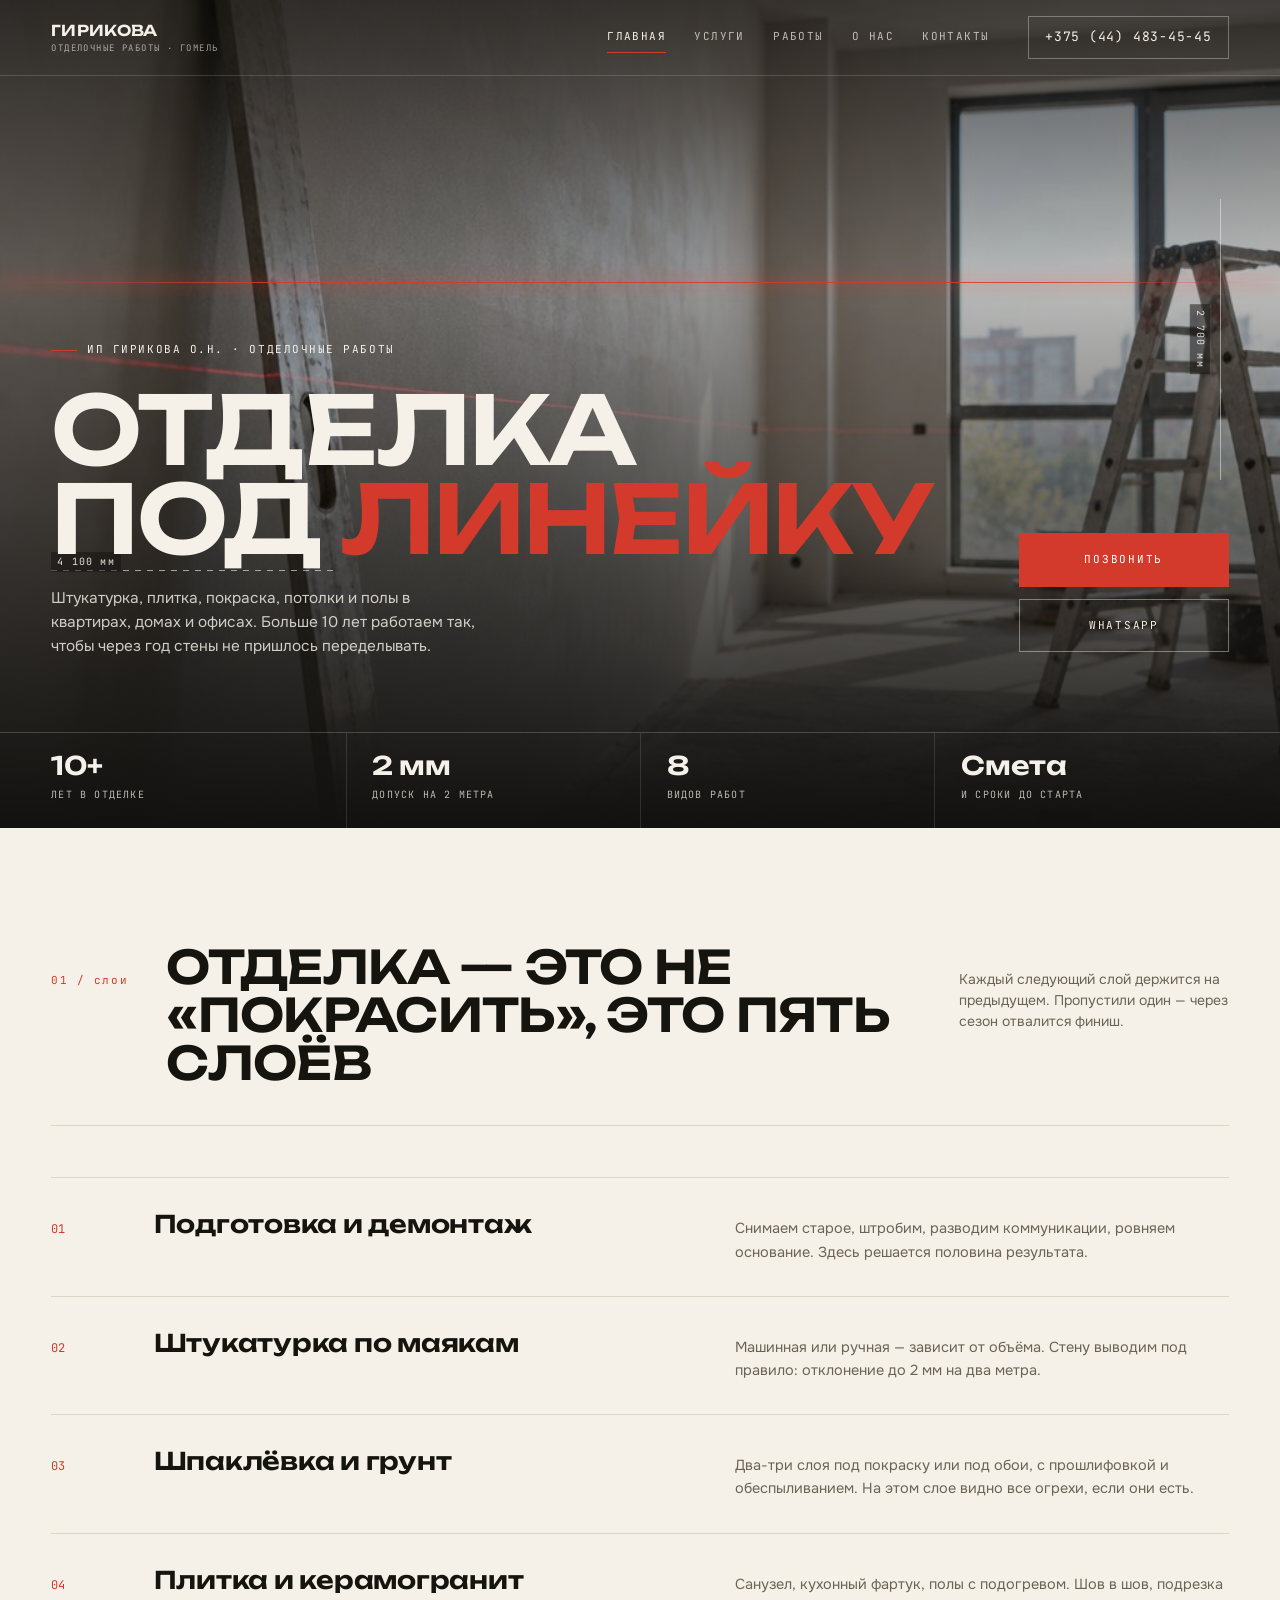
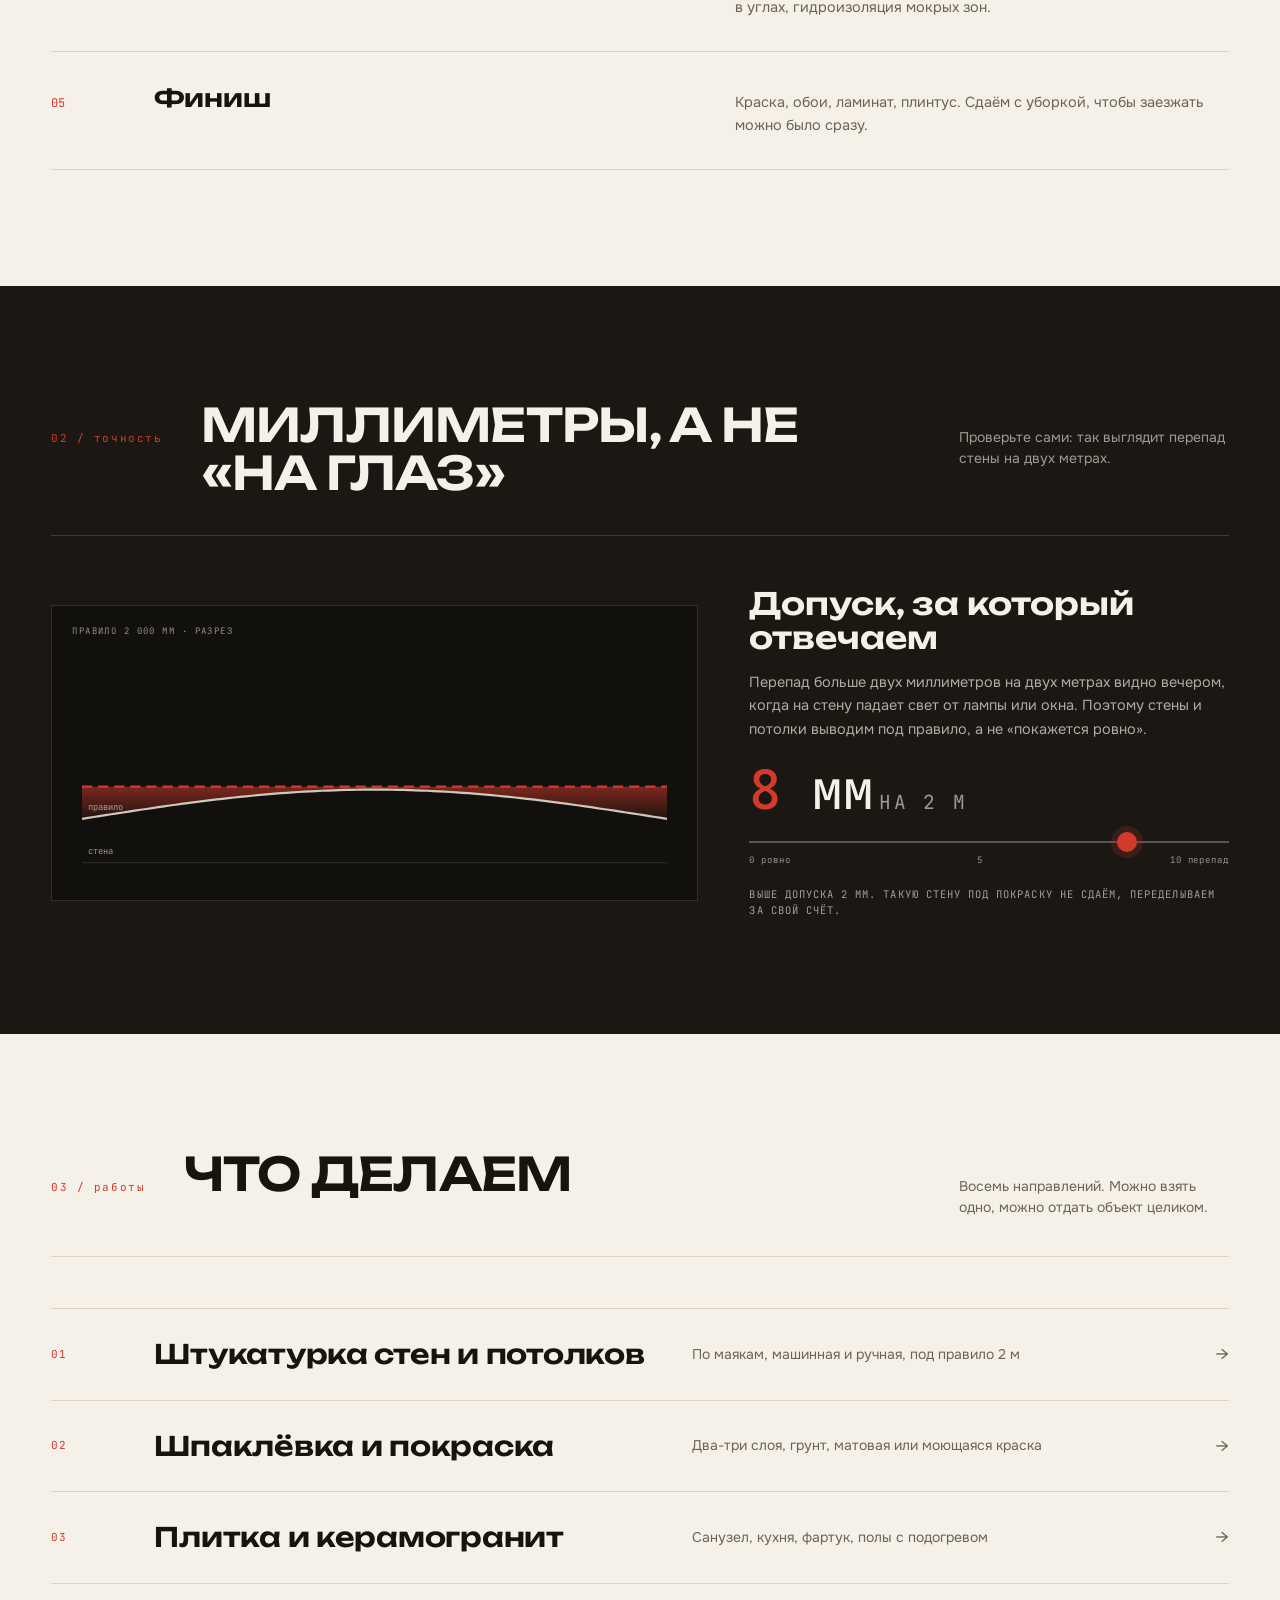
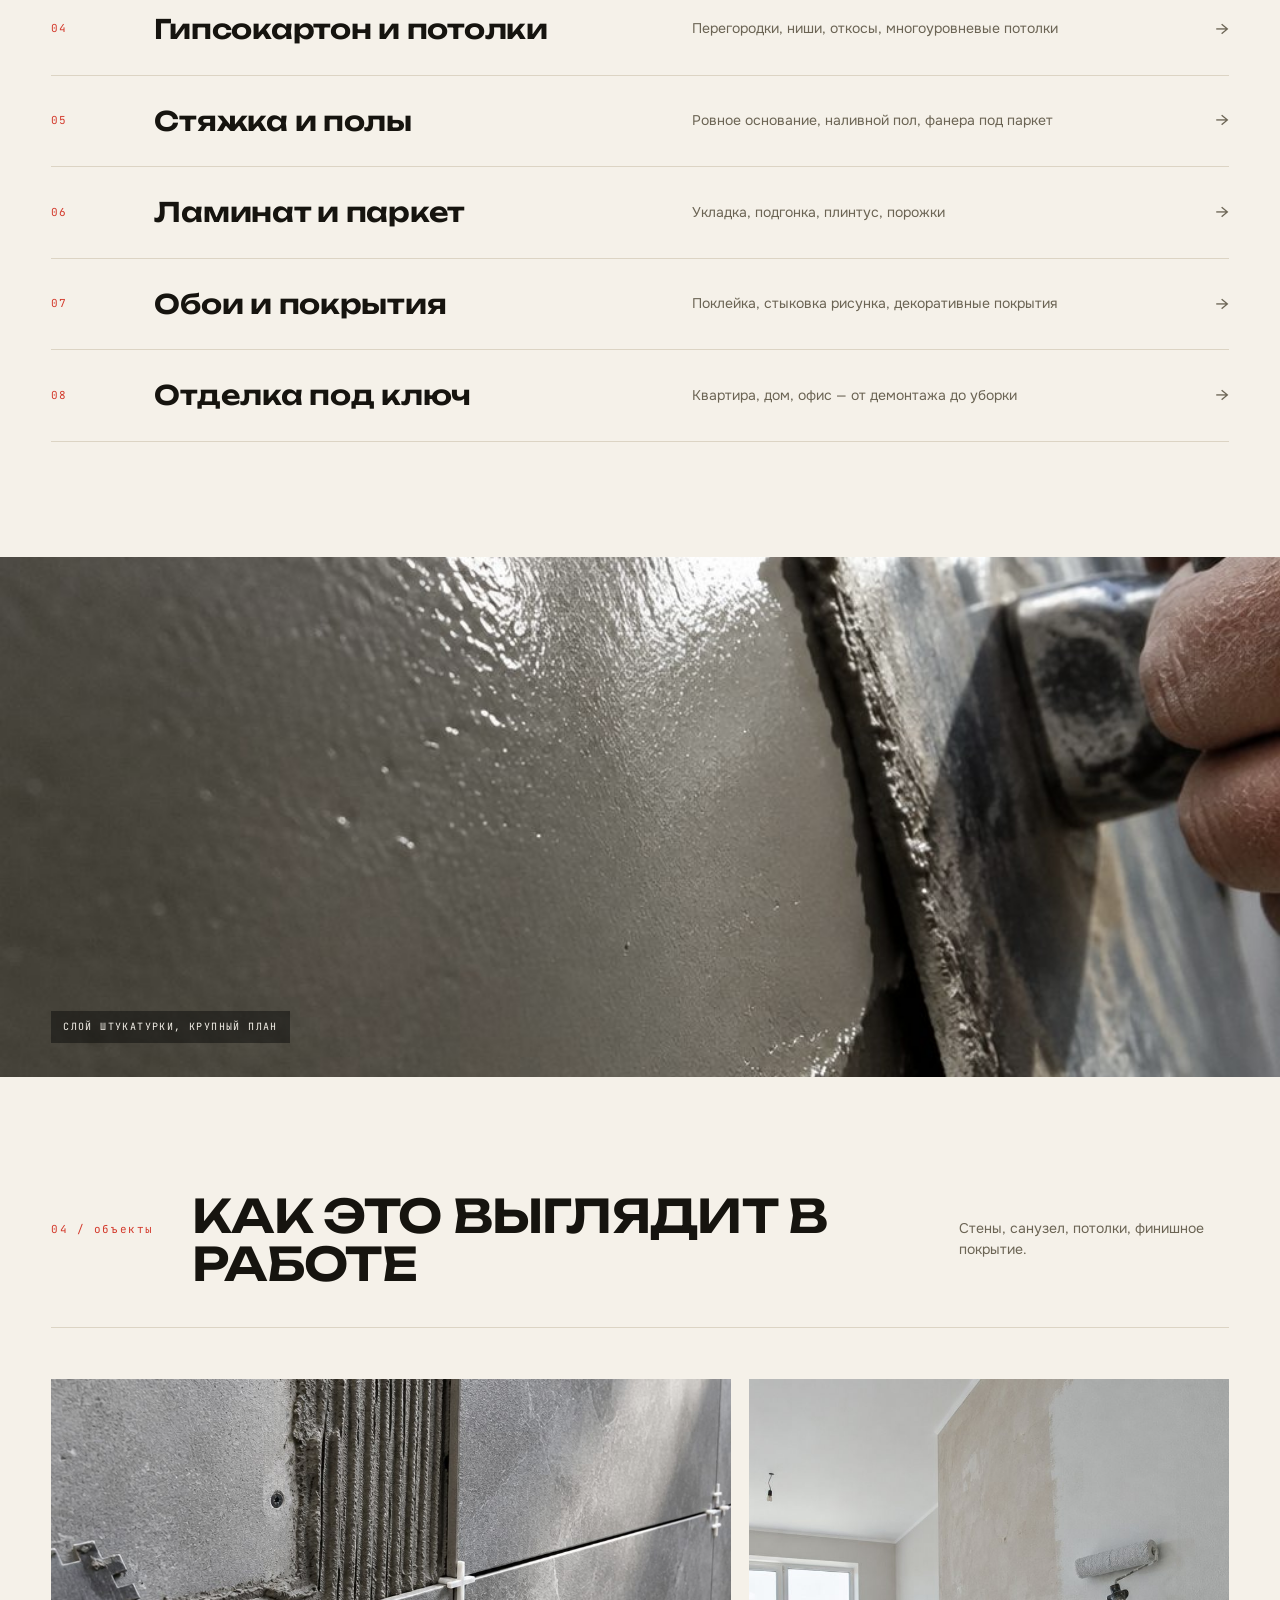
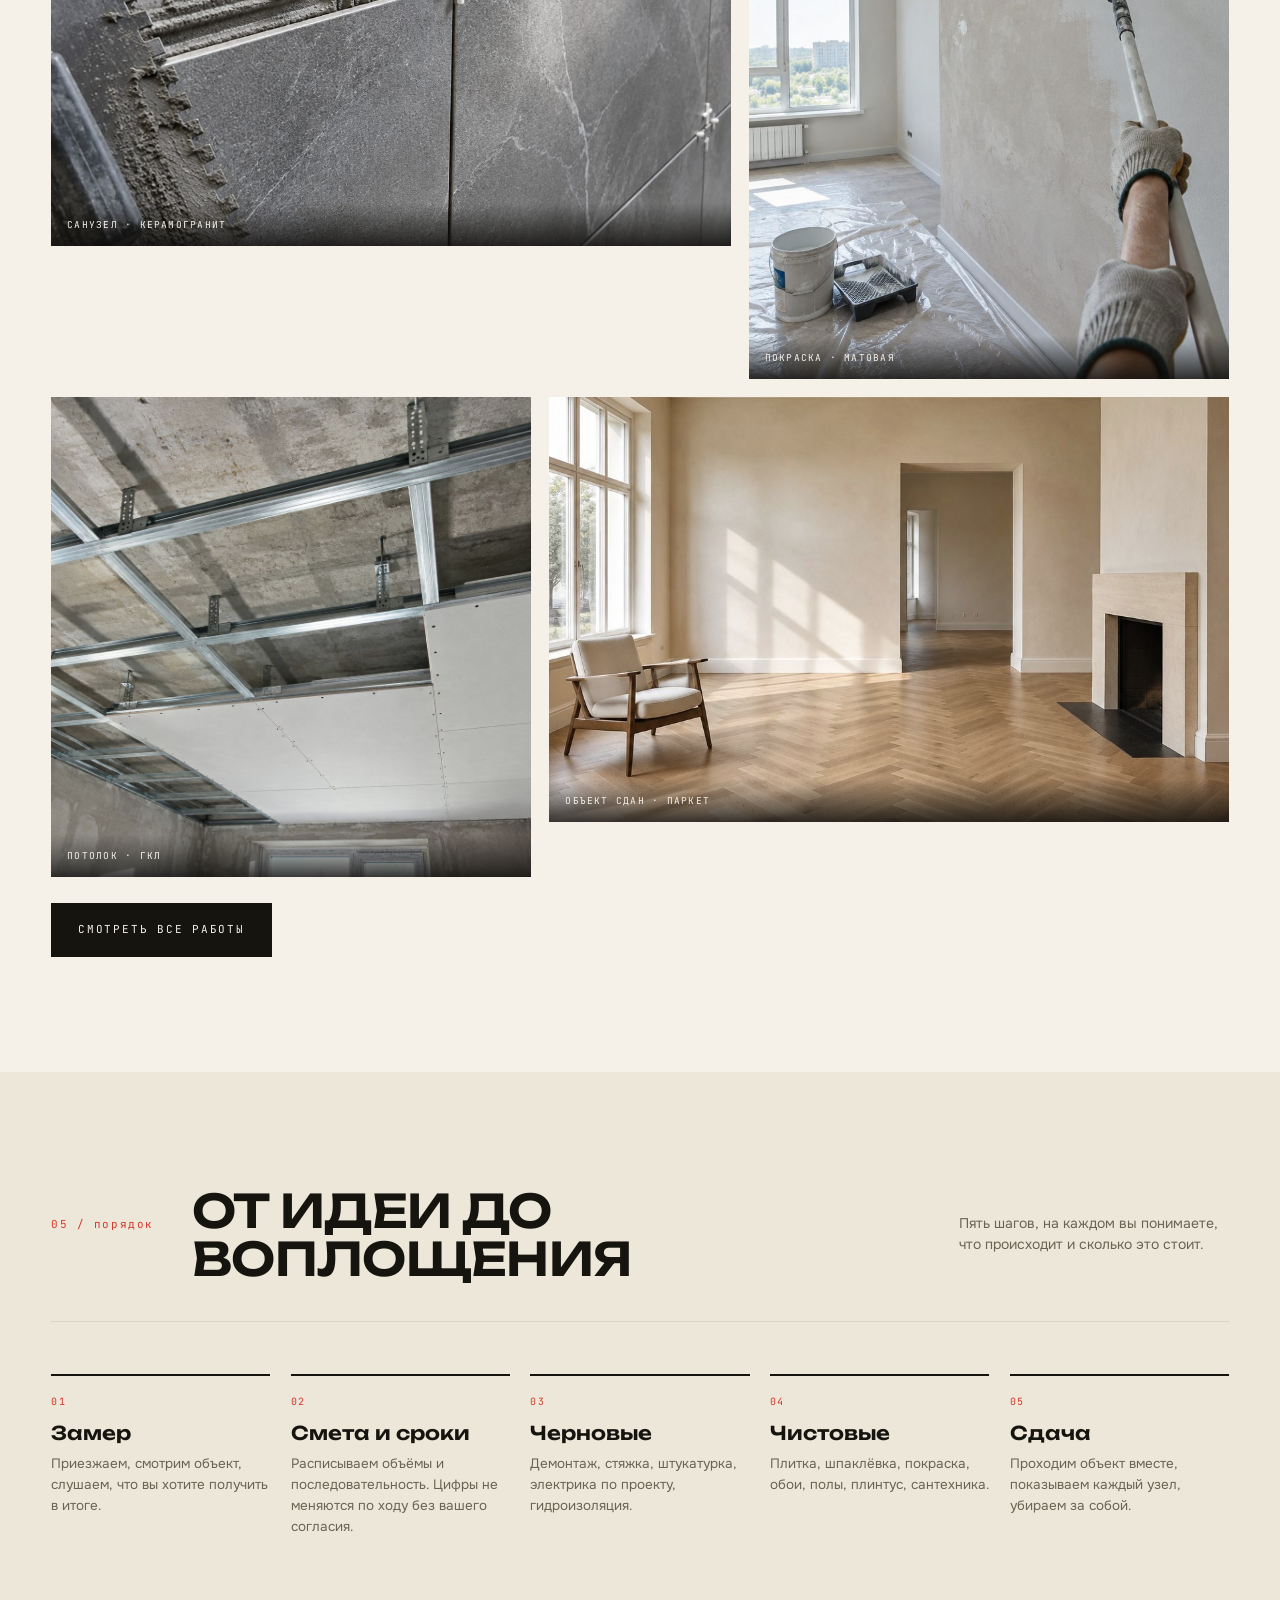
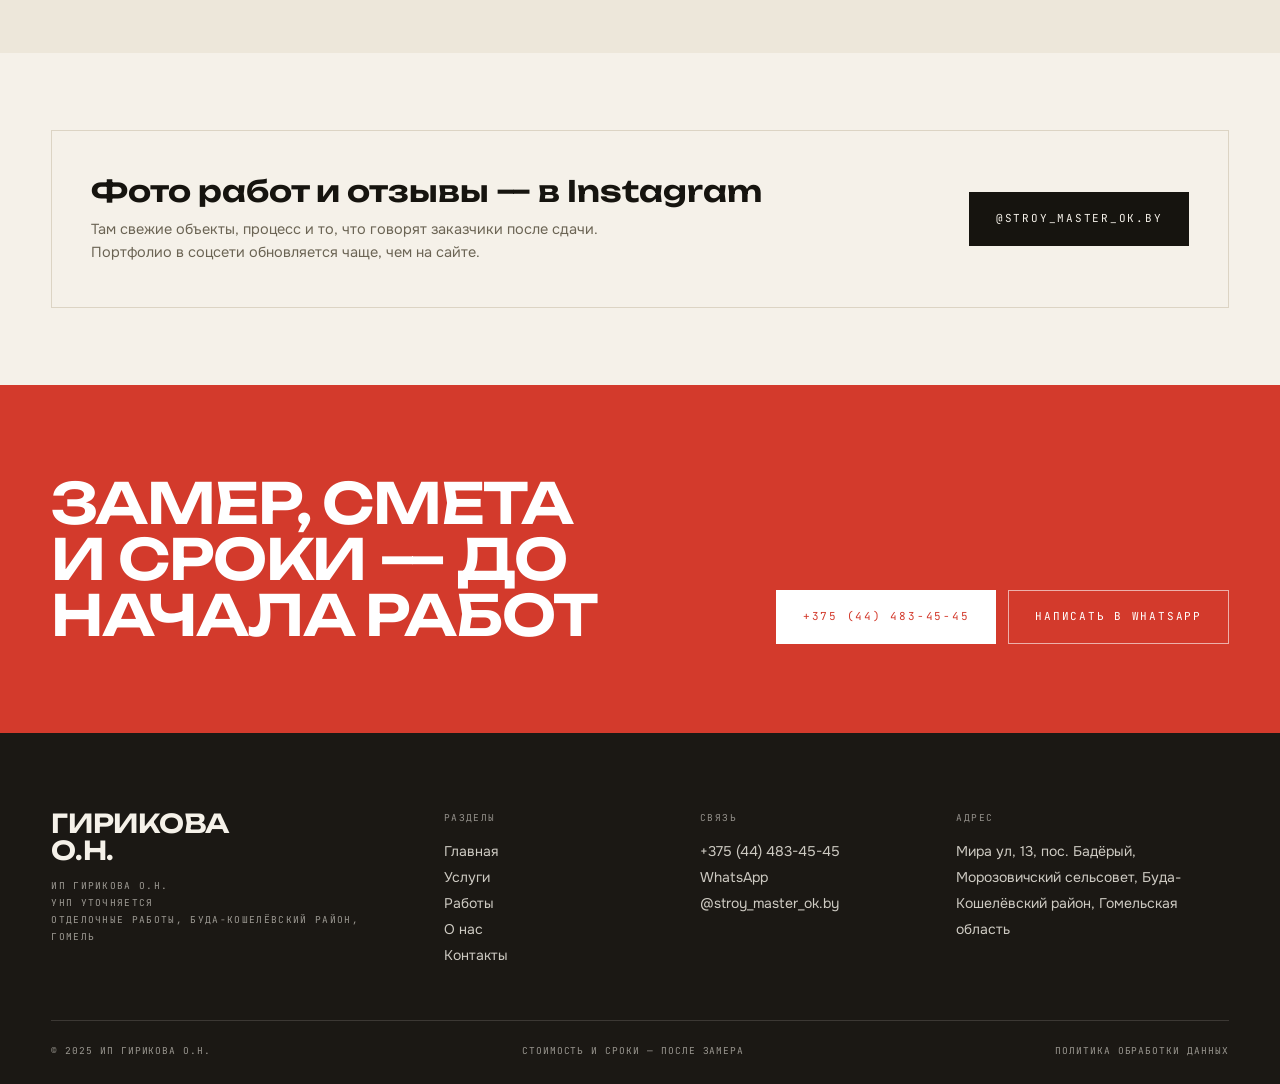
<file: index.html>
<!doctype html>
<html lang="ru">
<head>
<meta charset="utf-8">
<meta name="viewport" content="width=device-width, initial-scale=1">
<title>Отделочные работы в Гомеле и Буда-Кошелёвском районе — ИП Гирикова О.Н.</title>
<meta name="description" content="Штукатурка, плитка, покраска, потолки, полы и отделка под ключ. Больше 10 лет, допуск 2 мм на 2 метра. Замер и смета до начала работ.">
<link rel="canonical" href="https://romjjjke.github.io/girikova/index.html">
<meta property="og:type" content="website">
<meta property="og:title" content="Отделочные работы в Гомеле и Буда-Кошелёвском районе — ИП Гирикова О.Н.">
<meta property="og:description" content="Штукатурка, плитка, покраска, потолки, полы и отделка под ключ. Больше 10 лет, допуск 2 мм на 2 метра. Замер и смета до начала работ.">
<meta property="og:locale" content="ru_BY">
<meta property="og:url" content="https://romjjjke.github.io/girikova/index.html">
<meta property="og:image" content="https://romjjjke.github.io/girikova/assets/img/hero.jpg">
<meta name="theme-color" content="#1B1814">
<link rel="icon" href="favicon.svg" type="image/svg+xml">
<link rel="preconnect" href="https://fonts.googleapis.com">
<link rel="preconnect" href="https://fonts.gstatic.com" crossorigin>
<link href="https://fonts.googleapis.com/css2?family=Unbounded:wght@400;600;700&family=Onest:wght@400;500;600&family=JetBrains+Mono:wght@400;500&display=swap" rel="stylesheet">
<style>*,*::before,*::after{box-sizing:border-box}
html{-webkit-text-size-adjust:100%;overflow-x:clip}
body{margin:0;background:#F5F1E9;color:#16140F;font:400 16.5px/1.6 'Onest',Arial,sans-serif;overflow-x:clip}
body.is-locked{overflow:hidden}
img{max-width:100%;display:block}
a{color:inherit;text-decoration:none}
h1,h2,h3,p,ul{margin:0}
ul{padding:0;list-style:none}
[hidden]{display:none!important}
.wrap{width:100%;max-width:1340px;margin:0 auto;padding:0 clamp(18px,4vw,56px)}
.head{position:fixed;top:0;left:0;right:0;z-index:60}
.head__row{display:flex;align-items:center;gap:clamp(14px,3vw,48px);height:76px;max-width:1340px;margin:0 auto;padding:0 clamp(18px,4vw,56px);border-bottom:1px solid rgba(245,241,233,.16)}
.brand{font-family:'Unbounded',sans-serif;font-weight:600;font-size:15px;letter-spacing:.02em;line-height:1;display:flex;flex-direction:column;gap:6px;color:#F5F1E9}
.brand small{font-family:'JetBrains Mono',monospace;font-size:9px;letter-spacing:.16em;text-transform:uppercase;opacity:.62;font-weight:400}
.nav{margin-left:auto;display:flex;gap:clamp(14px,2.2vw,32px)}
.nav a{font-family:'JetBrains Mono',monospace;font-size:11px;letter-spacing:.13em;text-transform:uppercase;color:#F5F1E9;opacity:.72;padding:6px 0;border-bottom:1px solid transparent}
.head__tel{font-family:'JetBrains Mono',monospace;font-size:13px;letter-spacing:.06em;color:#F5F1E9;padding:10px 16px;border:1px solid rgba(245,241,233,.34);white-space:nowrap}
.burger{display:none;margin-left:auto;width:44px;height:44px;padding:12px 8px;flex-direction:column;justify-content:space-between;background:none;border:0;cursor:pointer}
.burger span{display:block;height:1.5px;background:#F5F1E9}
body.inner .head{background:rgba(245,241,233,.97)}
body.inner .head .brand,body.inner .head .nav a,body.inner .head .head__tel{color:#16140F}
body.inner .head .burger span{background:#16140F}
.head.is-stuck{background:rgba(245,241,233,.97)}
.head.is-stuck .brand,.head.is-stuck .nav a,.head.is-stuck .head__tel{color:#16140F}
.head.is-stuck .burger span{background:#16140F}
.hero{position:relative;min-height:min(92vh,940px);display:flex;flex-direction:column;justify-content:flex-end;background:#1B1814;color:#F5F1E9;overflow:hidden}
.hero__pic{position:absolute;inset:0}
.hero__pic img{width:100%;height:100%;object-fit:cover}
.hero__inner{position:relative;z-index:2;width:100%;max-width:1340px;margin:0 auto;padding:130px clamp(18px,4vw,56px) 0;display:grid;grid-template-columns:minmax(0,1fr) auto;gap:clamp(24px,4vw,64px);align-items:end}
.hero h1{font-family:'Unbounded',sans-serif;font-weight:600;font-size:clamp(38px,7.4vw,118px);line-height:.94;letter-spacing:-.02em;text-transform:uppercase}
.hero h1 em{font-style:normal;color:#D33A2C}
.hero__lead{max-width:44ch;margin-top:24px;font-size:clamp(15px,1.2vw,18px);color:rgba(245,241,233,.82)}
.btn{display:inline-flex;align-items:center;justify-content:center;padding:17px 26px;font-family:'JetBrains Mono',monospace;font-size:11px;letter-spacing:.16em;text-transform:uppercase;border:1px solid #16140F;cursor:pointer}
.btn--red{background:#D33A2C;border-color:#D33A2C;color:#fff}
.btn--ghost{color:#F5F1E9;border-color:rgba(245,241,233,.42)}
.sec{padding:clamp(64px,9vw,132px) 0}
.sec--dark{background:#1B1814;color:#F5F1E9}
.phead{padding:clamp(112px,15vw,180px) 0 clamp(36px,5vw,64px);border-bottom:1px solid #DCD4C4}
.phead h1{font-family:'Unbounded',sans-serif;font-weight:600;font-size:clamp(30px,5.4vw,76px);line-height:1;text-transform:uppercase}
.phead h1 em{font-style:normal;color:#D33A2C}
.drawer{position:fixed;inset:0;z-index:90;background:rgba(16,15,13,.98);color:#F5F1E9;display:flex;flex-direction:column;padding:22px clamp(18px,4vw,56px) 30px;overflow-y:auto}
.mobbar{display:none}
.foot{background:#1B1814;color:#F5F1E9;padding:clamp(44px,6vw,86px) 0 26px}
@media (max-width:1180px){.nav{display:none}.burger{display:flex}}
@media (max-width:1024px){.hero__inner{grid-template-columns:1fr}}
@media (max-width:760px){
  body{padding-bottom:calc(64px + env(safe-area-inset-bottom))}
  .mobbar{display:grid;grid-template-columns:1fr 1fr;gap:8px;position:fixed;left:0;right:0;bottom:0;z-index:70;background:rgba(16,15,13,.97);border-top:1px solid rgba(245,241,233,.2);padding:8px 10px calc(8px + env(safe-area-inset-bottom))}
  .mobbar__b{display:flex;align-items:center;justify-content:center;min-height:46px;font-family:'JetBrains Mono',monospace;font-size:10px;letter-spacing:.14em;text-transform:uppercase;border:1px solid rgba(245,241,233,.32);color:#F5F1E9}
  .mobbar__b--call{background:#D33A2C;border-color:#D33A2C;color:#fff}
}
</style>
<link rel="stylesheet" href="assets/css/style.v1.css">
<script type="application/ld+json">{"@context": "https://schema.org", "@type": "HomeAndConstructionBusiness", "name": "ИП Гирикова О.Н. — отделочные работы", "description": "Отделочные работы: штукатурка, плитка, покраска, потолки, полы, отделка под ключ.", "telephone": "+375444834555", "url": "https://romjjjke.github.io/girikova/", "image": "https://romjjjke.github.io/girikova/assets/img/hero.jpg", "address": {"@type": "PostalAddress", "streetAddress": "Мира ул, 13, пос. Бадёрый", "addressLocality": "Морозовичский сельсовет, Буда-Кошелёвский район", "addressRegion": "Гомельская область", "addressCountry": "BY"}, "areaServed": "Буда-Кошелёвский район, Гомель", "sameAs": ["https://www.instagram.com/stroy_master_ok.by"]}</script>
</head>
<body class="">
<header class="head">
  <div class="head__row">
    <a class="brand" href="index.html">ГИРИКОВА<small>отделочные работы · Гомель</small></a>
    <nav class="nav" aria-label="Разделы"><a href="index.html" class="is-current">Главная</a><a href="uslugi.html">Услуги</a><a href="raboty.html">Работы</a><a href="master.html">О нас</a><a href="kontakty.html">Контакты</a></nav>
    <a class="head__tel" href="tel:+375444834555">+375 (44) 483-45-45</a>
    <button class="burger" id="burger" type="button" aria-expanded="false" aria-controls="drawer" aria-label="Меню"><span></span><span></span><span></span></button>
  </div>
</header>
<section class="hero">
  <div class="hero__pic"><img src="assets/img/hero.jpg" alt="Свежеоштукатуренная стена в квартире, правило и лазерный уровень" fetchpriority="high"></div>
  <i class="laser laser--1"></i>
  <div class="dim dim--v"><span>2 700 мм</span></div>
  <div class="dim dim--h"><span>4 100 мм</span></div>
  <div class="hero__inner">
    <div>
      <div class="hero__tag"><i></i><span class="mono">ИП Гирикова О.Н. · отделочные работы</span></div>
      <h1>Отделка<br>под <em>линейку</em></h1>
      <p class="hero__lead">Штукатурка, плитка, покраска, потолки и полы в квартирах, домах и офисах. Больше 10 лет работаем так, чтобы через год стены не пришлось переделывать.</p>
    </div>
    <div class="hero__act">
      <a class="btn btn--red" href="tel:+375444834555">Позвонить</a>
      <a class="btn btn--ghost" href="https://wa.me/375444834555" target="_blank" rel="noopener">WhatsApp</a>
    </div>
  </div>
  <div class="hero__fact">
    <div><b>10+</b><span>лет в отделке</span></div>
    <div><b>2 мм</b><span>допуск на 2 метра</span></div>
    <div><b>8</b><span>видов работ</span></div>
    <div><b>Смета</b><span>и сроки до старта</span></div>
  </div>
</section>

<section class="sec">
  <div class="wrap">
    <div class="sec__head">
      <div class="sec__num">01 / слои</div>
      <h2>Отделка — это не «покрасить», это пять слоёв</h2>
      <p class="sec__note">Каждый следующий слой держится на предыдущем. Пропустили один — через сезон отвалится финиш.</p>
    </div>
    <div class="layers">
      <article class="layer rv"><div class="layer__n">01</div><h3>Подготовка и демонтаж</h3><p>Снимаем старое, штробим, разводим коммуникации, ровняем основание. Здесь решается половина результата.</p></article>
      <article class="layer rv"><div class="layer__n">02</div><h3>Штукатурка по маякам</h3><p>Машинная или ручная — зависит от объёма. Стену выводим под правило: отклонение до 2 мм на два метра.</p></article>
      <article class="layer rv"><div class="layer__n">03</div><h3>Шпаклёвка и грунт</h3><p>Два-три слоя под покраску или под обои, с прошлифовкой и обеспыливанием. На этом слое видно все огрехи, если они есть.</p></article>
      <article class="layer rv"><div class="layer__n">04</div><h3>Плитка и керамогранит</h3><p>Санузел, кухонный фартук, полы с подогревом. Шов в шов, подрезка в углах, гидроизоляция мокрых зон.</p></article>
      <article class="layer rv"><div class="layer__n">05</div><h3>Финиш</h3><p>Краска, обои, ламинат, плинтус. Сдаём с уборкой, чтобы заезжать можно было сразу.</p></article>
    </div>
  </div>
</section>

<section class="sec sec--dark">
  <div class="wrap">
    <div class="sec__head">
      <div class="sec__num">02 / точность</div>
      <h2>Миллиметры, а не «на глаз»</h2>
      <p class="sec__note">Проверьте сами: так выглядит перепад стены на двух метрах.</p>
    </div>
    <div class="plane">
      <div class="plane__stage">
        <span class="plane__hint">правило 2 000 мм · разрез</span>
        <svg viewBox="0 0 800 320" role="img" aria-label="Схема: правило и стена с перепадом">
          <defs>
            <linearGradient id="gapg" x1="0" y1="0" x2="0" y2="1">
              <stop offset="0" stop-color="#D33A2C" stop-opacity=".55"/>
              <stop offset="1" stop-color="#D33A2C" stop-opacity=".08"/>
            </linearGradient>
          </defs>
          <line x1="0" y1="310" x2="800" y2="310" stroke="rgba(245,241,233,.18)" stroke-width="1"/>
          <path data-gap fill="url(#gapg)" stroke="none" d=""/>
          <path data-wall fill="none" stroke="#CFC7B9" stroke-width="3" d=""/>
          <line data-rule x1="0" y1="250" x2="800" y2="250" stroke="#D33A2C" stroke-width="3" stroke-dasharray="14 8"/>
          <text x="8" y="238" fill="rgba(245,241,233,.6)" font-family="JetBrains Mono,monospace" font-size="12">правило</text>
          <text x="8" y="298" fill="rgba(245,241,233,.6)" font-family="JetBrains Mono,monospace" font-size="12">стена</text>
        </svg>
      </div>
      <div class="plane__side">
        <h3>Допуск, за который отвечаем</h3>
        <p>Перепад больше двух миллиметров на двух метрах видно вечером, когда на стену падает свет от лампы или окна. Поэтому стены и потолки выводим под правило, а не «покажется ровно».</p>
        <div class="plane__read"><b data-dev>8</b> мм<small>на 2 м</small></div>
        <input class="plane__range" type="range" min="0" max="10" step="1" value="8" aria-label="Перепад стены в миллиметрах на два метра">
        <div class="plane__scale"><span>0 ровно</span><span>5</span><span>10 перепад</span></div>
        <div class="plane__verdict"></div>
      </div>
    </div>
  </div>
</section>

<section class="sec">
  <div class="wrap">
    <div class="sec__head">
      <div class="sec__num">03 / работы</div>
      <h2>Что делаем</h2>
      <p class="sec__note">Восемь направлений. Можно взять одно, можно отдать объект целиком.</p>
    </div>
    <div class="svc">
      <a class="svc__row rv" href="uslugi.html#shtukaturka"><span class="svc__n">01</span><span class="svc__name">Штукатурка стен и потолков</span><span class="svc__d">По маякам, машинная и ручная, под правило 2 м</span><span class="svc__arrow">→</span></a>
      <a class="svc__row rv" href="uslugi.html#shpaklevka"><span class="svc__n">02</span><span class="svc__name">Шпаклёвка и покраска</span><span class="svc__d">Два-три слоя, грунт, матовая или моющаяся краска</span><span class="svc__arrow">→</span></a>
      <a class="svc__row rv" href="uslugi.html#plitka"><span class="svc__n">03</span><span class="svc__name">Плитка и керамогранит</span><span class="svc__d">Санузел, кухня, фартук, полы с подогревом</span><span class="svc__arrow">→</span></a>
      <a class="svc__row rv" href="uslugi.html#gkl"><span class="svc__n">04</span><span class="svc__name">Гипсокартон и потолки</span><span class="svc__d">Перегородки, ниши, откосы, многоуровневые потолки</span><span class="svc__arrow">→</span></a>
      <a class="svc__row rv" href="uslugi.html#poly"><span class="svc__n">05</span><span class="svc__name">Стяжка и полы</span><span class="svc__d">Ровное основание, наливной пол, фанера под паркет</span><span class="svc__arrow">→</span></a>
      <a class="svc__row rv" href="uslugi.html#laminat"><span class="svc__n">06</span><span class="svc__name">Ламинат и паркет</span><span class="svc__d">Укладка, подгонка, плинтус, порожки</span><span class="svc__arrow">→</span></a>
      <a class="svc__row rv" href="uslugi.html#oboi"><span class="svc__n">07</span><span class="svc__name">Обои и покрытия</span><span class="svc__d">Поклейка, стыковка рисунка, декоративные покрытия</span><span class="svc__arrow">→</span></a>
      <a class="svc__row rv" href="uslugi.html#kluch"><span class="svc__n">08</span><span class="svc__name">Отделка под ключ</span><span class="svc__d">Квартира, дом, офис — от демонтажа до уборки</span><span class="svc__arrow">→</span></a>
    </div>
  </div>
</section>

<div class="band">
  <img src="assets/img/trowel.jpg" alt="Штукатурная лопатка разравнивает свежий слой штукатурки" loading="lazy">
  <span class="band__cap">Слой штукатурки, крупный план</span>
</div>

<section class="sec">
  <div class="wrap">
    <div class="sec__head">
      <div class="sec__num">04 / объекты</div>
      <h2>Как это выглядит в работе</h2>
      <p class="sec__note">Стены, санузел, потолки, финишное покрытие.</p>
    </div>
    <div class="gal">
      <figure class="rv"><img src="assets/img/tile.jpg" alt="Укладка крупноформатного керамогранита в санузле" loading="lazy"><figcaption>Санузел · керамогранит</figcaption></figure>
      <figure class="rv"><img src="assets/img/paint.jpg" alt="Покраска стены валиком в пустой квартире" loading="lazy"><figcaption>Покраска · матовая</figcaption></figure>
      <figure class="rv"><img src="assets/img/ceiling.jpg" alt="Каркас потолка из гипсокартона на металлических профилях" loading="lazy"><figcaption>Потолок · ГКЛ</figcaption></figure>
      <figure class="rv"><img src="assets/img/room.jpg" alt="Готовая комната после отделки: светлые стены и паркет ёлочкой" loading="lazy"><figcaption>Объект сдан · паркет</figcaption></figure>
    </div>
    <p style="margin-top:26px"><a class="btn btn--solid" href="raboty.html">Смотреть все работы</a></p>
  </div>
</section>

<section class="sec sec--paper2">
  <div class="wrap">
    <div class="sec__head">
      <div class="sec__num">05 / порядок</div>
      <h2>От идеи до воплощения</h2>
      <p class="sec__note">Пять шагов, на каждом вы понимаете, что происходит и сколько это стоит.</p>
    </div>
    <div class="steps">
      <article class="step rv"><span class="step__n">01</span><h3>Замер</h3><p>Приезжаем, смотрим объект, слушаем, что вы хотите получить в итоге.</p></article>
      <article class="step rv"><span class="step__n">02</span><h3>Смета и сроки</h3><p>Расписываем объёмы и последовательность. Цифры не меняются по ходу без вашего согласия.</p></article>
      <article class="step rv"><span class="step__n">03</span><h3>Черновые</h3><p>Демонтаж, стяжка, штукатурка, электрика по проекту, гидроизоляция.</p></article>
      <article class="step rv"><span class="step__n">04</span><h3>Чистовые</h3><p>Плитка, шпаклёвка, покраска, обои, полы, плинтус, сантехника.</p></article>
      <article class="step rv"><span class="step__n">05</span><h3>Сдача</h3><p>Проходим объект вместе, показываем каждый узел, убираем за собой.</p></article>
    </div>
  </div>
</section>

<section class="sec sec--tight">
  <div class="wrap">
    <div class="ig">
      <div>
        <h3>Фото работ и отзывы — в Instagram</h3>
        <p>Там свежие объекты, процесс и то, что говорят заказчики после сдачи. Портфолио в соцсети обновляется чаще, чем на сайте.</p>
      </div>
      <a class="btn btn--solid" href="https://www.instagram.com/stroy_master_ok.by" target="_blank" rel="noopener">@stroy_master_ok.by</a>
    </div>
  </div>
</section>
<section class="cta">
  <div class="wrap cta__in">
    <h2>Замер, смета<br>и сроки — до начала работ</h2>
    <div class="cta__act">
      <a class="btn btn--solid" href="tel:+375444834555">+375 (44) 483-45-45</a>
      <a class="btn btn--light" href="https://wa.me/375444834555" target="_blank" rel="noopener">Написать в WhatsApp</a>
    </div>
  </div>
</section>
<footer class="foot">
  <div class="wrap">
    <div class="foot__grid">
      <div>
        <div class="foot__brand">ГИРИКОВА<br>О.Н.</div>
        <div class="foot__small">ИП Гирикова О.Н.<br>УНП уточняется<br>Отделочные работы, Буда-Кошелёвский район, Гомель</div>
      </div>
      <div class="foot__col foot__nav">
        <div class="foot__h">Разделы</div>
        <a href="index.html">Главная</a><a href="uslugi.html">Услуги</a><a href="raboty.html">Работы</a><a href="master.html">О нас</a><a href="kontakty.html">Контакты</a>
      </div>
      <div class="foot__col">
        <div class="foot__h">Связь</div>
        <a href="tel:+375444834555">+375 (44) 483-45-45</a>
        <a href="https://wa.me/375444834555" target="_blank" rel="noopener">WhatsApp</a>
        <a href="https://www.instagram.com/stroy_master_ok.by" target="_blank" rel="noopener">@stroy_master_ok.by</a>
      </div>
      <div class="foot__col">
        <div class="foot__h">Адрес</div>
        <p>Мира ул, 13, пос. Бадёрый, Морозовичский сельсовет, Буда-Кошелёвский район, Гомельская область</p>
      </div>
    </div>
    <div class="foot__bottom">
      <span>&copy; 2025 ИП Гирикова О.Н.</span>
      <span>Стоимость и сроки — после замера</span>
      <a href="politika.html">Политика обработки данных</a>
    </div>
  </div>
</footer>
<div class="drawer" id="drawer" hidden>
  <div class="drawer__top">
    <a class="brand" href="index.html">ГИРИКОВА<small>отделочные работы</small></a>
    <button class="drawer__close" id="drawer-close" type="button" aria-label="Закрыть меню">&times;</button>
  </div>
  <nav class="drawer__nav" aria-label="Мобильная навигация"><a href="index.html" class="is-current">Главная</a><a href="uslugi.html">Услуги</a><a href="raboty.html">Работы</a><a href="master.html">О нас</a><a href="kontakty.html">Контакты</a></nav>
  <div class="drawer__meta">
    <a href="tel:+375444834555">+375 (44) 483-45-45</a>
    <p>Буда-Кошелёвский район, Гомель</p>
    <p>Штукатурка, плитка, покраска, потолки и полы. Больше 10 лет.</p>
  </div>
</div>
<nav class="mobbar" aria-label="Быстрая связь">
  <a class="mobbar__b mobbar__b--call" href="tel:+375444834555">Позвонить</a>
  <a class="mobbar__b" href="https://wa.me/375444834555" target="_blank" rel="noopener">WhatsApp</a>
</nav>
<script src="assets/js/main.v1.js" defer></script>
</body>
</html>
</file>
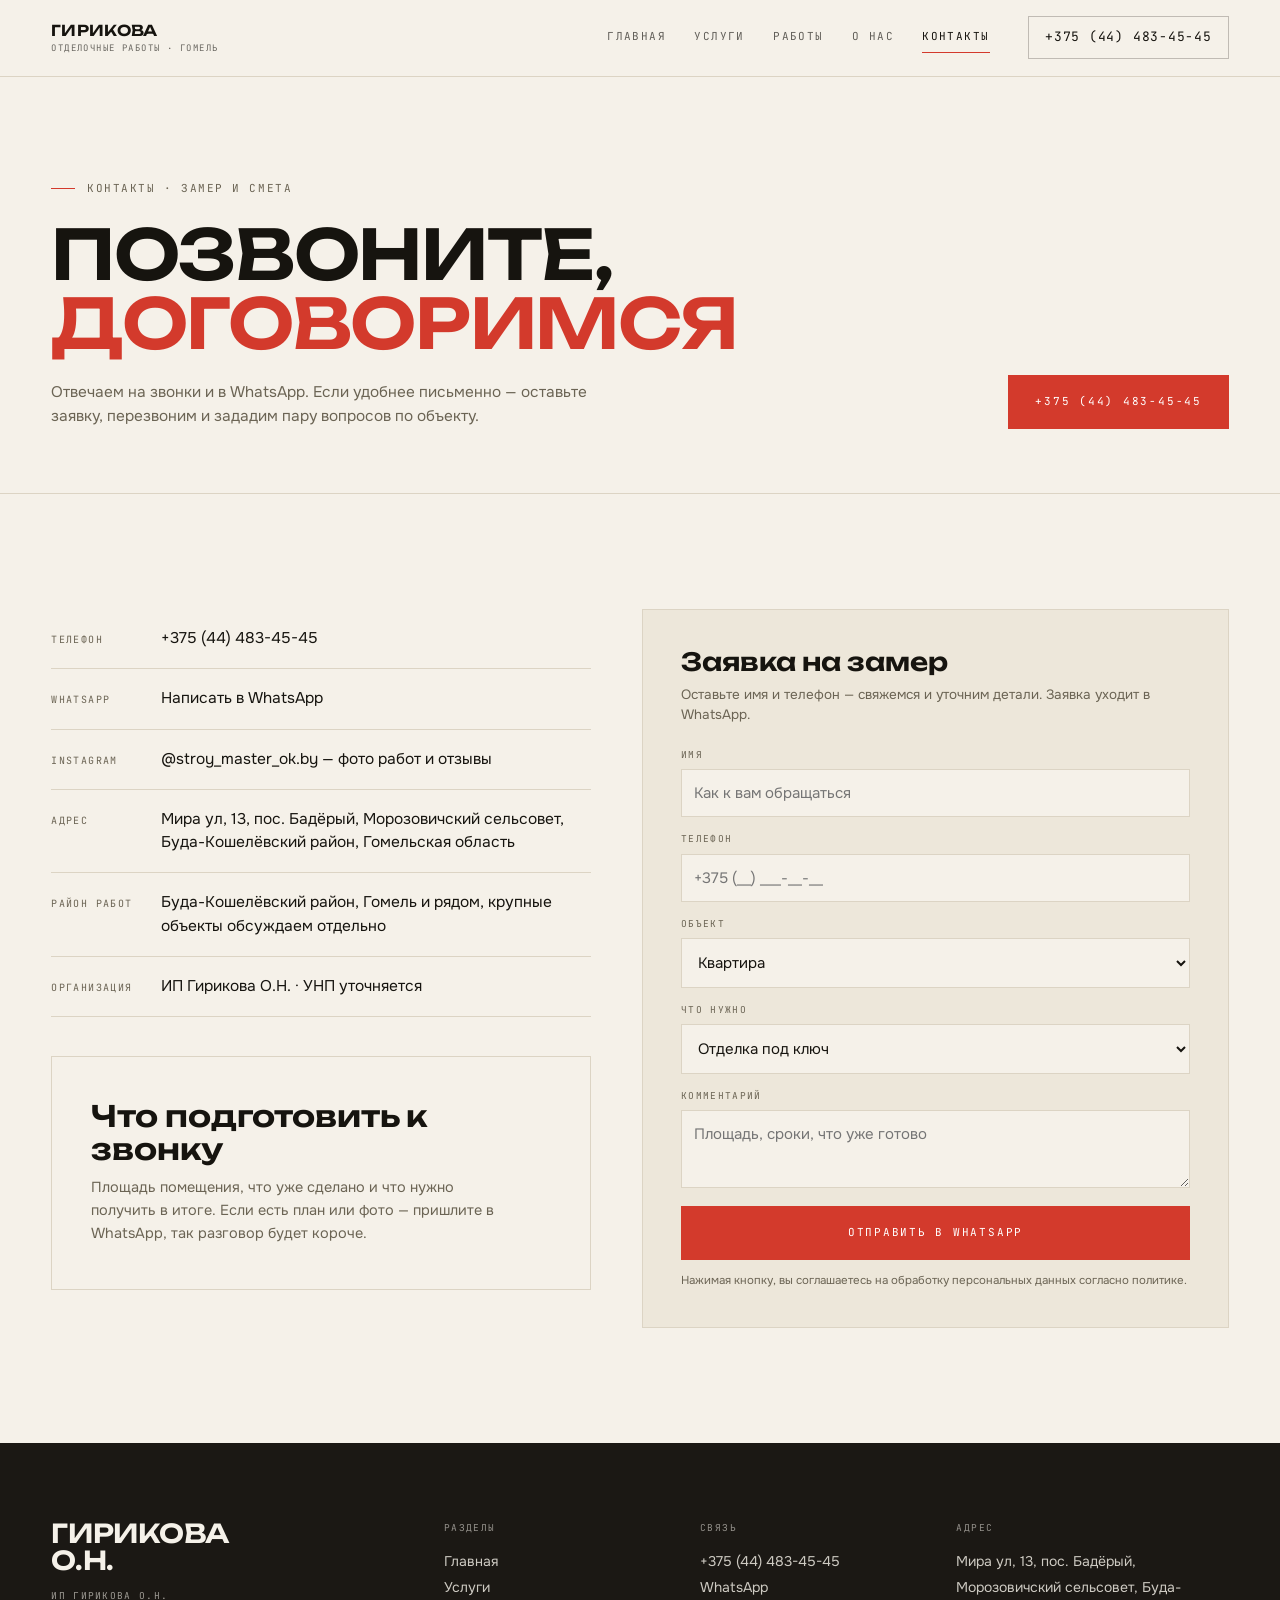
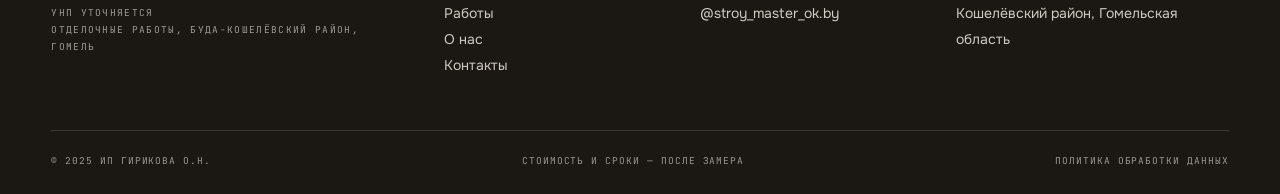
<file: kontakty.html>
<!doctype html>
<html lang="ru">
<head>
<meta charset="utf-8">
<meta name="viewport" content="width=device-width, initial-scale=1">
<title>Контакты — ИП Гирикова О.Н., отделочные работы</title>
<meta name="description" content="Телефон +375 (44) 483-45-45, WhatsApp, Instagram stroy_master_ok.by. Адрес: Мира ул, 13, пос. Бадёрый, Буда-Кошелёвский район.">
<link rel="canonical" href="https://romjjjke.github.io/girikova/kontakty.html">
<meta property="og:type" content="website">
<meta property="og:title" content="Контакты — ИП Гирикова О.Н., отделочные работы">
<meta property="og:description" content="Телефон +375 (44) 483-45-45, WhatsApp, Instagram stroy_master_ok.by. Адрес: Мира ул, 13, пос. Бадёрый, Буда-Кошелёвский район.">
<meta property="og:locale" content="ru_BY">
<meta property="og:url" content="https://romjjjke.github.io/girikova/kontakty.html">
<meta property="og:image" content="https://romjjjke.github.io/girikova/assets/img/hero.jpg">
<meta name="theme-color" content="#1B1814">
<link rel="icon" href="favicon.svg" type="image/svg+xml">
<link rel="preconnect" href="https://fonts.googleapis.com">
<link rel="preconnect" href="https://fonts.gstatic.com" crossorigin>
<link href="https://fonts.googleapis.com/css2?family=Unbounded:wght@400;600;700&family=Onest:wght@400;500;600&family=JetBrains+Mono:wght@400;500&display=swap" rel="stylesheet">
<style>*,*::before,*::after{box-sizing:border-box}
html{-webkit-text-size-adjust:100%;overflow-x:clip}
body{margin:0;background:#F5F1E9;color:#16140F;font:400 16.5px/1.6 'Onest',Arial,sans-serif;overflow-x:clip}
body.is-locked{overflow:hidden}
img{max-width:100%;display:block}
a{color:inherit;text-decoration:none}
h1,h2,h3,p,ul{margin:0}
ul{padding:0;list-style:none}
[hidden]{display:none!important}
.wrap{width:100%;max-width:1340px;margin:0 auto;padding:0 clamp(18px,4vw,56px)}
.head{position:fixed;top:0;left:0;right:0;z-index:60}
.head__row{display:flex;align-items:center;gap:clamp(14px,3vw,48px);height:76px;max-width:1340px;margin:0 auto;padding:0 clamp(18px,4vw,56px);border-bottom:1px solid rgba(245,241,233,.16)}
.brand{font-family:'Unbounded',sans-serif;font-weight:600;font-size:15px;letter-spacing:.02em;line-height:1;display:flex;flex-direction:column;gap:6px;color:#F5F1E9}
.brand small{font-family:'JetBrains Mono',monospace;font-size:9px;letter-spacing:.16em;text-transform:uppercase;opacity:.62;font-weight:400}
.nav{margin-left:auto;display:flex;gap:clamp(14px,2.2vw,32px)}
.nav a{font-family:'JetBrains Mono',monospace;font-size:11px;letter-spacing:.13em;text-transform:uppercase;color:#F5F1E9;opacity:.72;padding:6px 0;border-bottom:1px solid transparent}
.head__tel{font-family:'JetBrains Mono',monospace;font-size:13px;letter-spacing:.06em;color:#F5F1E9;padding:10px 16px;border:1px solid rgba(245,241,233,.34);white-space:nowrap}
.burger{display:none;margin-left:auto;width:44px;height:44px;padding:12px 8px;flex-direction:column;justify-content:space-between;background:none;border:0;cursor:pointer}
.burger span{display:block;height:1.5px;background:#F5F1E9}
body.inner .head{background:rgba(245,241,233,.97)}
body.inner .head .brand,body.inner .head .nav a,body.inner .head .head__tel{color:#16140F}
body.inner .head .burger span{background:#16140F}
.head.is-stuck{background:rgba(245,241,233,.97)}
.head.is-stuck .brand,.head.is-stuck .nav a,.head.is-stuck .head__tel{color:#16140F}
.head.is-stuck .burger span{background:#16140F}
.hero{position:relative;min-height:min(92vh,940px);display:flex;flex-direction:column;justify-content:flex-end;background:#1B1814;color:#F5F1E9;overflow:hidden}
.hero__pic{position:absolute;inset:0}
.hero__pic img{width:100%;height:100%;object-fit:cover}
.hero__inner{position:relative;z-index:2;width:100%;max-width:1340px;margin:0 auto;padding:130px clamp(18px,4vw,56px) 0;display:grid;grid-template-columns:minmax(0,1fr) auto;gap:clamp(24px,4vw,64px);align-items:end}
.hero h1{font-family:'Unbounded',sans-serif;font-weight:600;font-size:clamp(38px,7.4vw,118px);line-height:.94;letter-spacing:-.02em;text-transform:uppercase}
.hero h1 em{font-style:normal;color:#D33A2C}
.hero__lead{max-width:44ch;margin-top:24px;font-size:clamp(15px,1.2vw,18px);color:rgba(245,241,233,.82)}
.btn{display:inline-flex;align-items:center;justify-content:center;padding:17px 26px;font-family:'JetBrains Mono',monospace;font-size:11px;letter-spacing:.16em;text-transform:uppercase;border:1px solid #16140F;cursor:pointer}
.btn--red{background:#D33A2C;border-color:#D33A2C;color:#fff}
.btn--ghost{color:#F5F1E9;border-color:rgba(245,241,233,.42)}
.sec{padding:clamp(64px,9vw,132px) 0}
.sec--dark{background:#1B1814;color:#F5F1E9}
.phead{padding:clamp(112px,15vw,180px) 0 clamp(36px,5vw,64px);border-bottom:1px solid #DCD4C4}
.phead h1{font-family:'Unbounded',sans-serif;font-weight:600;font-size:clamp(30px,5.4vw,76px);line-height:1;text-transform:uppercase}
.phead h1 em{font-style:normal;color:#D33A2C}
.drawer{position:fixed;inset:0;z-index:90;background:rgba(16,15,13,.98);color:#F5F1E9;display:flex;flex-direction:column;padding:22px clamp(18px,4vw,56px) 30px;overflow-y:auto}
.mobbar{display:none}
.foot{background:#1B1814;color:#F5F1E9;padding:clamp(44px,6vw,86px) 0 26px}
@media (max-width:1180px){.nav{display:none}.burger{display:flex}}
@media (max-width:1024px){.hero__inner{grid-template-columns:1fr}}
@media (max-width:760px){
  body{padding-bottom:calc(64px + env(safe-area-inset-bottom))}
  .mobbar{display:grid;grid-template-columns:1fr 1fr;gap:8px;position:fixed;left:0;right:0;bottom:0;z-index:70;background:rgba(16,15,13,.97);border-top:1px solid rgba(245,241,233,.2);padding:8px 10px calc(8px + env(safe-area-inset-bottom))}
  .mobbar__b{display:flex;align-items:center;justify-content:center;min-height:46px;font-family:'JetBrains Mono',monospace;font-size:10px;letter-spacing:.14em;text-transform:uppercase;border:1px solid rgba(245,241,233,.32);color:#F5F1E9}
  .mobbar__b--call{background:#D33A2C;border-color:#D33A2C;color:#fff}
}
</style>
<link rel="stylesheet" href="assets/css/style.v1.css">
<script type="application/ld+json">{"@context": "https://schema.org", "@type": "HomeAndConstructionBusiness", "name": "ИП Гирикова О.Н. — отделочные работы", "description": "Отделочные работы: штукатурка, плитка, покраска, потолки, полы, отделка под ключ.", "telephone": "+375444834555", "url": "https://romjjjke.github.io/girikova/", "image": "https://romjjjke.github.io/girikova/assets/img/hero.jpg", "address": {"@type": "PostalAddress", "streetAddress": "Мира ул, 13, пос. Бадёрый", "addressLocality": "Морозовичский сельсовет, Буда-Кошелёвский район", "addressRegion": "Гомельская область", "addressCountry": "BY"}, "areaServed": "Буда-Кошелёвский район, Гомель", "sameAs": ["https://www.instagram.com/stroy_master_ok.by"]}</script>
</head>
<body class="inner">
<header class="head">
  <div class="head__row">
    <a class="brand" href="index.html">ГИРИКОВА<small>отделочные работы · Гомель</small></a>
    <nav class="nav" aria-label="Разделы"><a href="index.html">Главная</a><a href="uslugi.html">Услуги</a><a href="raboty.html">Работы</a><a href="master.html">О нас</a><a href="kontakty.html" class="is-current">Контакты</a></nav>
    <a class="head__tel" href="tel:+375444834555">+375 (44) 483-45-45</a>
    <button class="burger" id="burger" type="button" aria-expanded="false" aria-controls="drawer" aria-label="Меню"><span></span><span></span><span></span></button>
  </div>
</header>
<section class="phead">
  <div class="wrap">
    <div class="phead__tag"><i></i><span class="mono">Контакты · замер и смета</span></div>
    <div class="phead__row">
      <div>
        <h1>Позвоните,<br><em>договоримся</em></h1>
        <p class="phead__lead">Отвечаем на звонки и в WhatsApp. Если удобнее письменно — оставьте заявку, перезвоним и зададим пару вопросов по объекту.</p>
      </div>
      <div class="phead__act">
        <a class="btn btn--red" href="tel:+375444834555">+375 (44) 483-45-45</a>
      </div>
    </div>
  </div>
</section>

<section class="sec">
  <div class="wrap contacts">
    <div>
      <dl style="margin:0">
        <div class="crow"><dt>Телефон</dt><dd><a href="tel:+375444834555">+375 (44) 483-45-45</a></dd></div>
        <div class="crow"><dt>WhatsApp</dt><dd><a href="https://wa.me/375444834555" target="_blank" rel="noopener">Написать в WhatsApp</a></dd></div>
        <div class="crow"><dt>Instagram</dt><dd><a href="https://www.instagram.com/stroy_master_ok.by" target="_blank" rel="noopener">@stroy_master_ok.by</a> — фото работ и отзывы</dd></div>
        <div class="crow"><dt>Адрес</dt><dd>Мира ул, 13, пос. Бадёрый, Морозовичский сельсовет, Буда-Кошелёвский район, Гомельская область</dd></div>
        <div class="crow"><dt>Район работ</dt><dd>Буда-Кошелёвский район, Гомель и рядом, крупные объекты обсуждаем отдельно</dd></div>
        <div class="crow"><dt>Организация</dt><dd>ИП Гирикова О.Н. · УНП уточняется</dd></div>
      </dl>
      <div class="ig" style="margin-top:clamp(24px,3vw,40px)">
        <div>
          <h3>Что подготовить к звонку</h3>
          <p>Площадь помещения, что уже сделано и что нужно получить в итоге. Если есть план или фото — пришлите в WhatsApp, так разговор будет короче.</p>
        </div>
      </div>
    </div>
    <form class="form" id="lead" novalidate>
      <h3>Заявка на замер</h3>
      <p class="form__sub">Оставьте имя и телефон — свяжемся и уточним детали. Заявка уходит в WhatsApp.</p>
      <div class="form__grid">
        <label class="form__f"><span>Имя</span><input id="f-name" name="name" type="text" placeholder="Как к вам обращаться" autocomplete="name"></label>
        <label class="form__f"><span>Телефон</span><input id="f-phone" name="phone" type="tel" placeholder="+375 (__) ___-__-__" autocomplete="tel"></label>
        <label class="form__f"><span>Объект</span>
          <select id="f-obj" name="obj">
            <option>Квартира</option>
            <option>Дом</option>
            <option>Офис</option>
            <option>Другое</option>
          </select>
        </label>
        <label class="form__f"><span>Что нужно</span>
          <select id="f-what" name="what">
            <option>Отделка под ключ</option>
            <option>Штукатурка</option>
            <option>Шпаклёвка и покраска</option>
            <option>Плитка</option>
            <option>Гипсокартон и потолки</option>
            <option>Стяжка и полы</option>
            <option>Ламинат и паркет</option>
            <option>Обои</option>
            <option>Пока не знаю</option>
          </select>
        </label>
        <label class="form__f"><span>Комментарий</span><textarea id="f-note" name="note" placeholder="Площадь, сроки, что уже готово"></textarea></label>
        <p class="form__err" hidden style="color:#D33A2C;font-size:13px"></p>
        <button class="btn btn--red form__btn" type="submit">Отправить в WhatsApp</button>
        <div class="form__ok" hidden>Заявка собрана. Если WhatsApp не открылся автоматически, <a href="https://wa.me/375444834555" target="_blank" rel="noopener">нажмите здесь</a>.</div>
      </div>
      <p class="form__note">Нажимая кнопку, вы соглашаетесь на обработку персональных данных согласно <a href="politika.html">политике</a>.</p>
    </form>
  </div>
</section>
<footer class="foot">
  <div class="wrap">
    <div class="foot__grid">
      <div>
        <div class="foot__brand">ГИРИКОВА<br>О.Н.</div>
        <div class="foot__small">ИП Гирикова О.Н.<br>УНП уточняется<br>Отделочные работы, Буда-Кошелёвский район, Гомель</div>
      </div>
      <div class="foot__col foot__nav">
        <div class="foot__h">Разделы</div>
        <a href="index.html">Главная</a><a href="uslugi.html">Услуги</a><a href="raboty.html">Работы</a><a href="master.html">О нас</a><a href="kontakty.html">Контакты</a>
      </div>
      <div class="foot__col">
        <div class="foot__h">Связь</div>
        <a href="tel:+375444834555">+375 (44) 483-45-45</a>
        <a href="https://wa.me/375444834555" target="_blank" rel="noopener">WhatsApp</a>
        <a href="https://www.instagram.com/stroy_master_ok.by" target="_blank" rel="noopener">@stroy_master_ok.by</a>
      </div>
      <div class="foot__col">
        <div class="foot__h">Адрес</div>
        <p>Мира ул, 13, пос. Бадёрый, Морозовичский сельсовет, Буда-Кошелёвский район, Гомельская область</p>
      </div>
    </div>
    <div class="foot__bottom">
      <span>&copy; 2025 ИП Гирикова О.Н.</span>
      <span>Стоимость и сроки — после замера</span>
      <a href="politika.html">Политика обработки данных</a>
    </div>
  </div>
</footer>
<div class="drawer" id="drawer" hidden>
  <div class="drawer__top">
    <a class="brand" href="index.html">ГИРИКОВА<small>отделочные работы</small></a>
    <button class="drawer__close" id="drawer-close" type="button" aria-label="Закрыть меню">&times;</button>
  </div>
  <nav class="drawer__nav" aria-label="Мобильная навигация"><a href="index.html">Главная</a><a href="uslugi.html">Услуги</a><a href="raboty.html">Работы</a><a href="master.html">О нас</a><a href="kontakty.html" class="is-current">Контакты</a></nav>
  <div class="drawer__meta">
    <a href="tel:+375444834555">+375 (44) 483-45-45</a>
    <p>Буда-Кошелёвский район, Гомель</p>
    <p>Штукатурка, плитка, покраска, потолки и полы. Больше 10 лет.</p>
  </div>
</div>
<nav class="mobbar" aria-label="Быстрая связь">
  <a class="mobbar__b mobbar__b--call" href="tel:+375444834555">Позвонить</a>
  <a class="mobbar__b" href="https://wa.me/375444834555" target="_blank" rel="noopener">WhatsApp</a>
</nav>
<script src="assets/js/main.v1.js" defer></script>
</body>
</html>
</file>
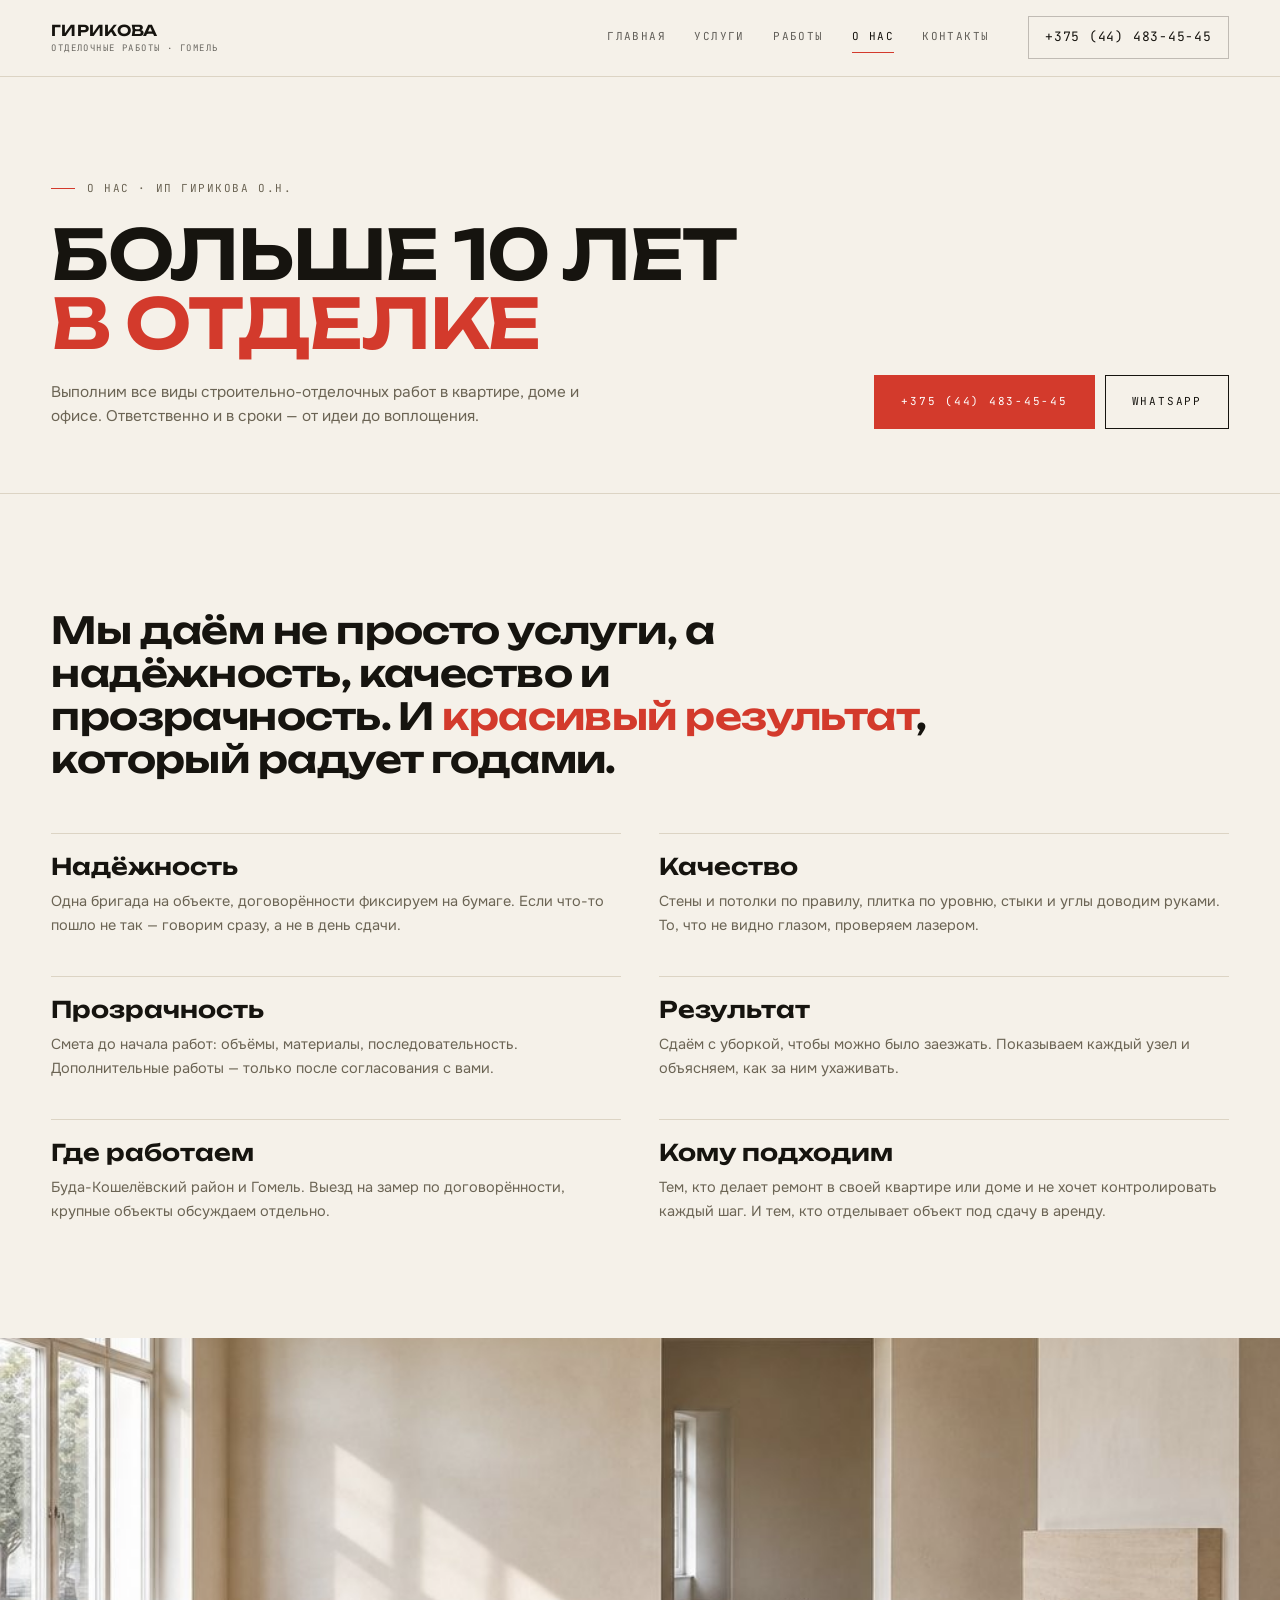
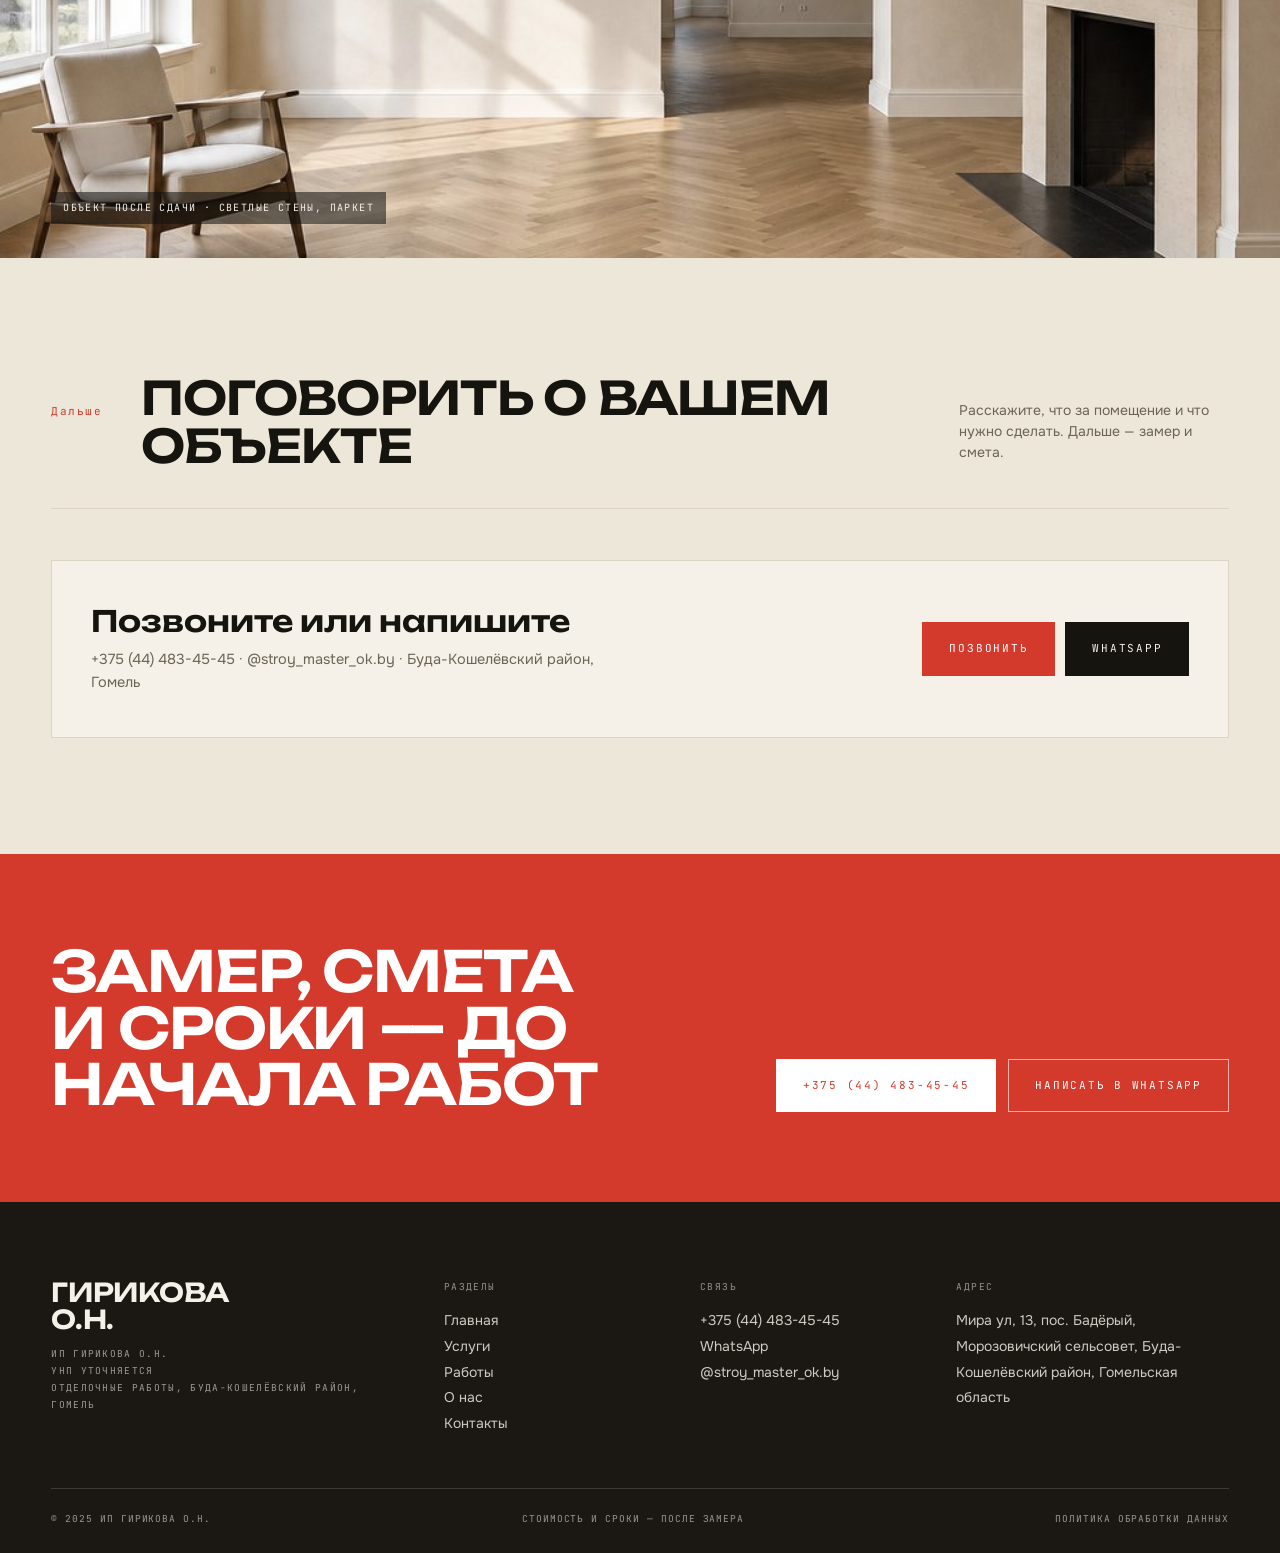
<file: master.html>
<!doctype html>
<html lang="ru">
<head>
<meta charset="utf-8">
<meta name="viewport" content="width=device-width, initial-scale=1">
<title>О нас: больше 10 лет в отделке — ИП Гирикова О.Н.</title>
<meta name="description" content="ИП Гирикова О.Н.: отделочные работы в квартирах, домах и офисах Буда-Кошелёвского района и Гомеля. Надёжность, качество, прозрачность.">
<link rel="canonical" href="https://romjjjke.github.io/girikova/master.html">
<meta property="og:type" content="website">
<meta property="og:title" content="О нас: больше 10 лет в отделке — ИП Гирикова О.Н.">
<meta property="og:description" content="ИП Гирикова О.Н.: отделочные работы в квартирах, домах и офисах Буда-Кошелёвского района и Гомеля. Надёжность, качество, прозрачность.">
<meta property="og:locale" content="ru_BY">
<meta property="og:url" content="https://romjjjke.github.io/girikova/master.html">
<meta property="og:image" content="https://romjjjke.github.io/girikova/assets/img/hero.jpg">
<meta name="theme-color" content="#1B1814">
<link rel="icon" href="favicon.svg" type="image/svg+xml">
<link rel="preconnect" href="https://fonts.googleapis.com">
<link rel="preconnect" href="https://fonts.gstatic.com" crossorigin>
<link href="https://fonts.googleapis.com/css2?family=Unbounded:wght@400;600;700&family=Onest:wght@400;500;600&family=JetBrains+Mono:wght@400;500&display=swap" rel="stylesheet">
<style>*,*::before,*::after{box-sizing:border-box}
html{-webkit-text-size-adjust:100%;overflow-x:clip}
body{margin:0;background:#F5F1E9;color:#16140F;font:400 16.5px/1.6 'Onest',Arial,sans-serif;overflow-x:clip}
body.is-locked{overflow:hidden}
img{max-width:100%;display:block}
a{color:inherit;text-decoration:none}
h1,h2,h3,p,ul{margin:0}
ul{padding:0;list-style:none}
[hidden]{display:none!important}
.wrap{width:100%;max-width:1340px;margin:0 auto;padding:0 clamp(18px,4vw,56px)}
.head{position:fixed;top:0;left:0;right:0;z-index:60}
.head__row{display:flex;align-items:center;gap:clamp(14px,3vw,48px);height:76px;max-width:1340px;margin:0 auto;padding:0 clamp(18px,4vw,56px);border-bottom:1px solid rgba(245,241,233,.16)}
.brand{font-family:'Unbounded',sans-serif;font-weight:600;font-size:15px;letter-spacing:.02em;line-height:1;display:flex;flex-direction:column;gap:6px;color:#F5F1E9}
.brand small{font-family:'JetBrains Mono',monospace;font-size:9px;letter-spacing:.16em;text-transform:uppercase;opacity:.62;font-weight:400}
.nav{margin-left:auto;display:flex;gap:clamp(14px,2.2vw,32px)}
.nav a{font-family:'JetBrains Mono',monospace;font-size:11px;letter-spacing:.13em;text-transform:uppercase;color:#F5F1E9;opacity:.72;padding:6px 0;border-bottom:1px solid transparent}
.head__tel{font-family:'JetBrains Mono',monospace;font-size:13px;letter-spacing:.06em;color:#F5F1E9;padding:10px 16px;border:1px solid rgba(245,241,233,.34);white-space:nowrap}
.burger{display:none;margin-left:auto;width:44px;height:44px;padding:12px 8px;flex-direction:column;justify-content:space-between;background:none;border:0;cursor:pointer}
.burger span{display:block;height:1.5px;background:#F5F1E9}
body.inner .head{background:rgba(245,241,233,.97)}
body.inner .head .brand,body.inner .head .nav a,body.inner .head .head__tel{color:#16140F}
body.inner .head .burger span{background:#16140F}
.head.is-stuck{background:rgba(245,241,233,.97)}
.head.is-stuck .brand,.head.is-stuck .nav a,.head.is-stuck .head__tel{color:#16140F}
.head.is-stuck .burger span{background:#16140F}
.hero{position:relative;min-height:min(92vh,940px);display:flex;flex-direction:column;justify-content:flex-end;background:#1B1814;color:#F5F1E9;overflow:hidden}
.hero__pic{position:absolute;inset:0}
.hero__pic img{width:100%;height:100%;object-fit:cover}
.hero__inner{position:relative;z-index:2;width:100%;max-width:1340px;margin:0 auto;padding:130px clamp(18px,4vw,56px) 0;display:grid;grid-template-columns:minmax(0,1fr) auto;gap:clamp(24px,4vw,64px);align-items:end}
.hero h1{font-family:'Unbounded',sans-serif;font-weight:600;font-size:clamp(38px,7.4vw,118px);line-height:.94;letter-spacing:-.02em;text-transform:uppercase}
.hero h1 em{font-style:normal;color:#D33A2C}
.hero__lead{max-width:44ch;margin-top:24px;font-size:clamp(15px,1.2vw,18px);color:rgba(245,241,233,.82)}
.btn{display:inline-flex;align-items:center;justify-content:center;padding:17px 26px;font-family:'JetBrains Mono',monospace;font-size:11px;letter-spacing:.16em;text-transform:uppercase;border:1px solid #16140F;cursor:pointer}
.btn--red{background:#D33A2C;border-color:#D33A2C;color:#fff}
.btn--ghost{color:#F5F1E9;border-color:rgba(245,241,233,.42)}
.sec{padding:clamp(64px,9vw,132px) 0}
.sec--dark{background:#1B1814;color:#F5F1E9}
.phead{padding:clamp(112px,15vw,180px) 0 clamp(36px,5vw,64px);border-bottom:1px solid #DCD4C4}
.phead h1{font-family:'Unbounded',sans-serif;font-weight:600;font-size:clamp(30px,5.4vw,76px);line-height:1;text-transform:uppercase}
.phead h1 em{font-style:normal;color:#D33A2C}
.drawer{position:fixed;inset:0;z-index:90;background:rgba(16,15,13,.98);color:#F5F1E9;display:flex;flex-direction:column;padding:22px clamp(18px,4vw,56px) 30px;overflow-y:auto}
.mobbar{display:none}
.foot{background:#1B1814;color:#F5F1E9;padding:clamp(44px,6vw,86px) 0 26px}
@media (max-width:1180px){.nav{display:none}.burger{display:flex}}
@media (max-width:1024px){.hero__inner{grid-template-columns:1fr}}
@media (max-width:760px){
  body{padding-bottom:calc(64px + env(safe-area-inset-bottom))}
  .mobbar{display:grid;grid-template-columns:1fr 1fr;gap:8px;position:fixed;left:0;right:0;bottom:0;z-index:70;background:rgba(16,15,13,.97);border-top:1px solid rgba(245,241,233,.2);padding:8px 10px calc(8px + env(safe-area-inset-bottom))}
  .mobbar__b{display:flex;align-items:center;justify-content:center;min-height:46px;font-family:'JetBrains Mono',monospace;font-size:10px;letter-spacing:.14em;text-transform:uppercase;border:1px solid rgba(245,241,233,.32);color:#F5F1E9}
  .mobbar__b--call{background:#D33A2C;border-color:#D33A2C;color:#fff}
}
</style>
<link rel="stylesheet" href="assets/css/style.v1.css">
<script type="application/ld+json">{"@context": "https://schema.org", "@type": "HomeAndConstructionBusiness", "name": "ИП Гирикова О.Н. — отделочные работы", "description": "Отделочные работы: штукатурка, плитка, покраска, потолки, полы, отделка под ключ.", "telephone": "+375444834555", "url": "https://romjjjke.github.io/girikova/", "image": "https://romjjjke.github.io/girikova/assets/img/hero.jpg", "address": {"@type": "PostalAddress", "streetAddress": "Мира ул, 13, пос. Бадёрый", "addressLocality": "Морозовичский сельсовет, Буда-Кошелёвский район", "addressRegion": "Гомельская область", "addressCountry": "BY"}, "areaServed": "Буда-Кошелёвский район, Гомель", "sameAs": ["https://www.instagram.com/stroy_master_ok.by"]}</script>
</head>
<body class="inner">
<header class="head">
  <div class="head__row">
    <a class="brand" href="index.html">ГИРИКОВА<small>отделочные работы · Гомель</small></a>
    <nav class="nav" aria-label="Разделы"><a href="index.html">Главная</a><a href="uslugi.html">Услуги</a><a href="raboty.html">Работы</a><a href="master.html" class="is-current">О нас</a><a href="kontakty.html">Контакты</a></nav>
    <a class="head__tel" href="tel:+375444834555">+375 (44) 483-45-45</a>
    <button class="burger" id="burger" type="button" aria-expanded="false" aria-controls="drawer" aria-label="Меню"><span></span><span></span><span></span></button>
  </div>
</header>
<section class="phead">
  <div class="wrap">
    <div class="phead__tag"><i></i><span class="mono">О нас · ИП Гирикова О.Н.</span></div>
    <div class="phead__row">
      <div>
        <h1>Больше 10 лет<br><em>в отделке</em></h1>
        <p class="phead__lead">Выполним все виды строительно-отделочных работ в квартире, доме и офисе. Ответственно и в сроки — от идеи до воплощения.</p>
      </div>
      <div class="phead__act">
        <a class="btn btn--red" href="tel:+375444834555">+375 (44) 483-45-45</a>
        <a class="btn btn--ghost" href="https://wa.me/375444834555" target="_blank" rel="noopener" style="border-color:#16140F;color:#16140F">WhatsApp</a>
      </div>
    </div>
  </div>
</section>

<section class="sec">
  <div class="wrap">
    <p class="quote">Мы даём не просто услуги, а надёжность, качество и прозрачность. И <em>красивый результат</em>, который радует годами.</p>
    <div class="manifest" style="margin-top:clamp(30px,4vw,64px)">
      <div class="rv"><h3>Надёжность</h3><p>Одна бригада на объекте, договорённости фиксируем на бумаге. Если что-то пошло не так — говорим сразу, а не в день сдачи.</p></div>
      <div class="rv"><h3>Качество</h3><p>Стены и потолки по правилу, плитка по уровню, стыки и углы доводим руками. То, что не видно глазом, проверяем лазером.</p></div>
      <div class="rv"><h3>Прозрачность</h3><p>Смета до начала работ: объёмы, материалы, последовательность. Дополнительные работы — только после согласования с вами.</p></div>
      <div class="rv"><h3>Результат</h3><p>Сдаём с уборкой, чтобы можно было заезжать. Показываем каждый узел и объясняем, как за ним ухаживать.</p></div>
    </div>
    <div class="manifest" style="margin-top:clamp(24px,3vw,44px)">
      <div class="rv"><h3>Где работаем</h3><p>Буда-Кошелёвский район и Гомель. Выезд на замер по договорённости, крупные объекты обсуждаем отдельно.</p></div>
      <div class="rv"><h3>Кому подходим</h3><p>Тем, кто делает ремонт в своей квартире или доме и не хочет контролировать каждый шаг. И тем, кто отделывает объект под сдачу в аренду.</p></div>
    </div>
  </div>
</section>

<div class="band">
  <img src="assets/img/room.jpg" alt="Готовая комната после отделки" loading="lazy">
  <span class="band__cap">Объект после сдачи · светлые стены, паркет</span>
</div>

<section class="sec sec--paper2">
  <div class="wrap">
    <div class="sec__head">
      <div class="sec__num">Дальше</div>
      <h2>Поговорить о вашем объекте</h2>
      <p class="sec__note">Расскажите, что за помещение и что нужно сделать. Дальше — замер и смета.</p>
    </div>
    <div class="ig">
      <div>
        <h3>Позвоните или напишите</h3>
        <p>+375 (44) 483-45-45 · @stroy_master_ok.by · Буда-Кошелёвский район, Гомель</p>
      </div>
      <div style="display:flex;gap:10px;flex-wrap:wrap">
        <a class="btn btn--red" href="tel:+375444834555">Позвонить</a>
        <a class="btn btn--solid" href="https://wa.me/375444834555" target="_blank" rel="noopener">WhatsApp</a>
      </div>
    </div>
  </div>
</section>
<section class="cta">
  <div class="wrap cta__in">
    <h2>Замер, смета<br>и сроки — до начала работ</h2>
    <div class="cta__act">
      <a class="btn btn--solid" href="tel:+375444834555">+375 (44) 483-45-45</a>
      <a class="btn btn--light" href="https://wa.me/375444834555" target="_blank" rel="noopener">Написать в WhatsApp</a>
    </div>
  </div>
</section>
<footer class="foot">
  <div class="wrap">
    <div class="foot__grid">
      <div>
        <div class="foot__brand">ГИРИКОВА<br>О.Н.</div>
        <div class="foot__small">ИП Гирикова О.Н.<br>УНП уточняется<br>Отделочные работы, Буда-Кошелёвский район, Гомель</div>
      </div>
      <div class="foot__col foot__nav">
        <div class="foot__h">Разделы</div>
        <a href="index.html">Главная</a><a href="uslugi.html">Услуги</a><a href="raboty.html">Работы</a><a href="master.html">О нас</a><a href="kontakty.html">Контакты</a>
      </div>
      <div class="foot__col">
        <div class="foot__h">Связь</div>
        <a href="tel:+375444834555">+375 (44) 483-45-45</a>
        <a href="https://wa.me/375444834555" target="_blank" rel="noopener">WhatsApp</a>
        <a href="https://www.instagram.com/stroy_master_ok.by" target="_blank" rel="noopener">@stroy_master_ok.by</a>
      </div>
      <div class="foot__col">
        <div class="foot__h">Адрес</div>
        <p>Мира ул, 13, пос. Бадёрый, Морозовичский сельсовет, Буда-Кошелёвский район, Гомельская область</p>
      </div>
    </div>
    <div class="foot__bottom">
      <span>&copy; 2025 ИП Гирикова О.Н.</span>
      <span>Стоимость и сроки — после замера</span>
      <a href="politika.html">Политика обработки данных</a>
    </div>
  </div>
</footer>
<div class="drawer" id="drawer" hidden>
  <div class="drawer__top">
    <a class="brand" href="index.html">ГИРИКОВА<small>отделочные работы</small></a>
    <button class="drawer__close" id="drawer-close" type="button" aria-label="Закрыть меню">&times;</button>
  </div>
  <nav class="drawer__nav" aria-label="Мобильная навигация"><a href="index.html">Главная</a><a href="uslugi.html">Услуги</a><a href="raboty.html">Работы</a><a href="master.html" class="is-current">О нас</a><a href="kontakty.html">Контакты</a></nav>
  <div class="drawer__meta">
    <a href="tel:+375444834555">+375 (44) 483-45-45</a>
    <p>Буда-Кошелёвский район, Гомель</p>
    <p>Штукатурка, плитка, покраска, потолки и полы. Больше 10 лет.</p>
  </div>
</div>
<nav class="mobbar" aria-label="Быстрая связь">
  <a class="mobbar__b mobbar__b--call" href="tel:+375444834555">Позвонить</a>
  <a class="mobbar__b" href="https://wa.me/375444834555" target="_blank" rel="noopener">WhatsApp</a>
</nav>
<script src="assets/js/main.v1.js" defer></script>
</body>
</html>
</file>
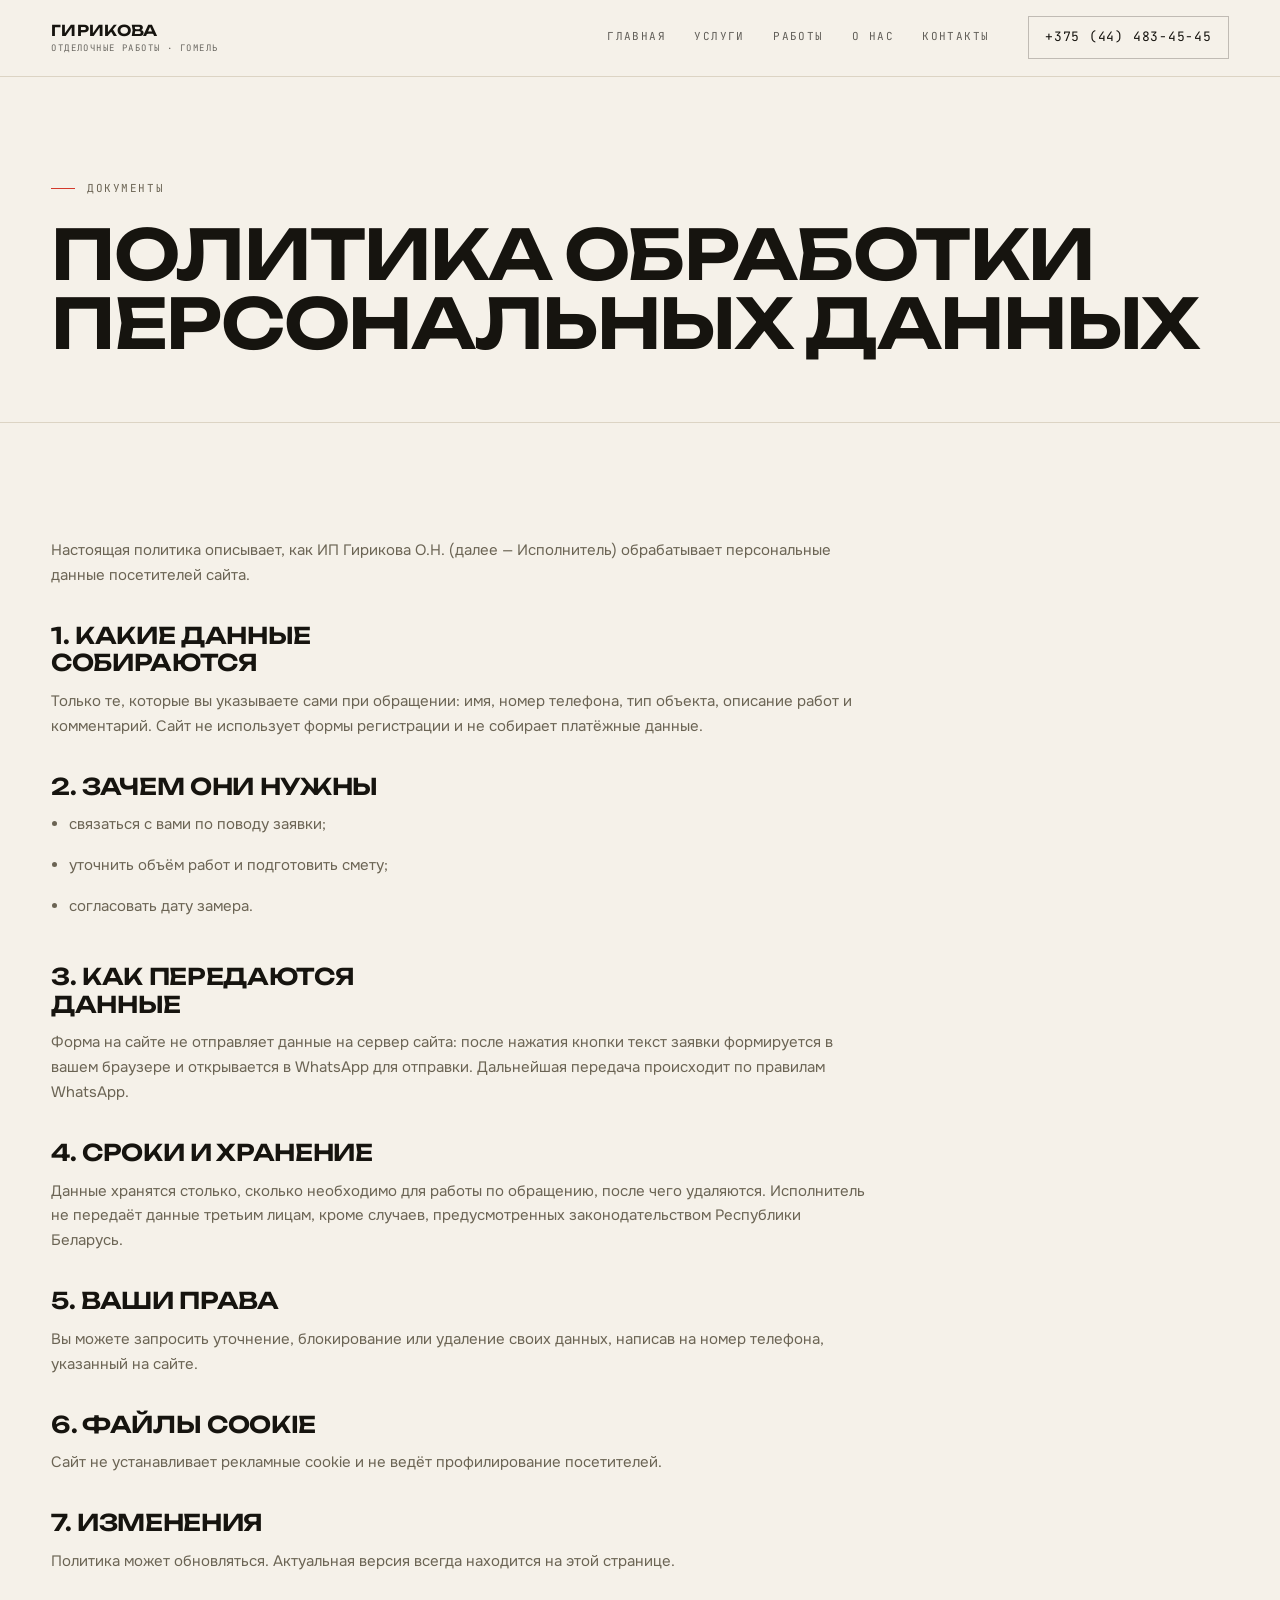
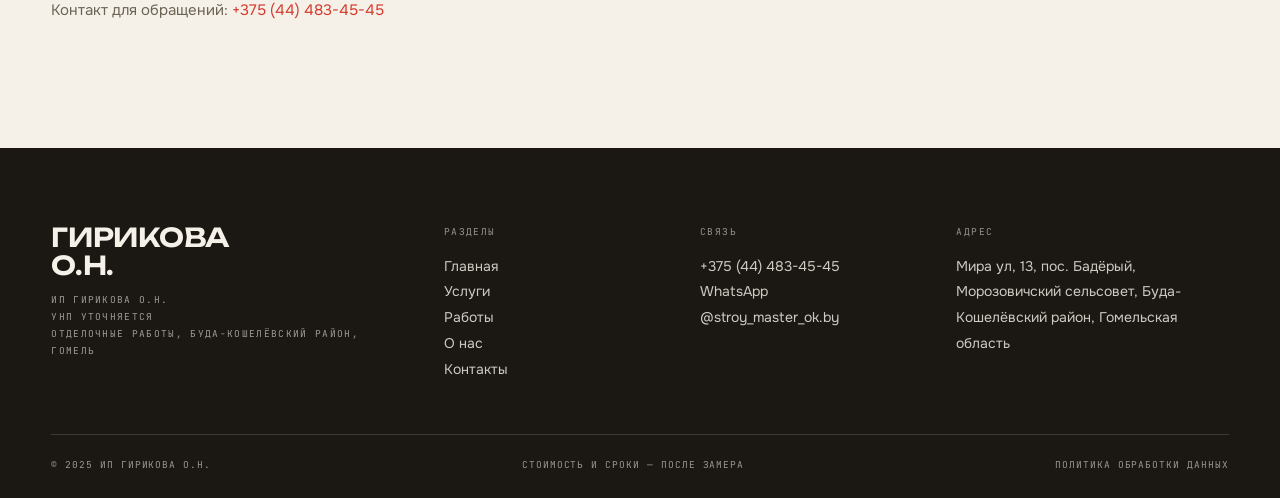
<file: politika.html>
<!doctype html>
<html lang="ru">
<head>
<meta charset="utf-8">
<meta name="viewport" content="width=device-width, initial-scale=1">
<title>Политика обработки персональных данных — ИП Гирикова О.Н.</title>
<meta name="description" content="Как обрабатываются персональные данные посетителей сайта: какие данные собираются, зачем, как передаются и как их удалить.">
<link rel="canonical" href="https://romjjjke.github.io/girikova/politika.html">
<meta property="og:type" content="website">
<meta property="og:title" content="Политика обработки персональных данных — ИП Гирикова О.Н.">
<meta property="og:description" content="Как обрабатываются персональные данные посетителей сайта: какие данные собираются, зачем, как передаются и как их удалить.">
<meta property="og:locale" content="ru_BY">
<meta property="og:url" content="https://romjjjke.github.io/girikova/politika.html">
<meta property="og:image" content="https://romjjjke.github.io/girikova/assets/img/hero.jpg">
<meta name="theme-color" content="#1B1814">
<link rel="icon" href="favicon.svg" type="image/svg+xml">
<link rel="preconnect" href="https://fonts.googleapis.com">
<link rel="preconnect" href="https://fonts.gstatic.com" crossorigin>
<link href="https://fonts.googleapis.com/css2?family=Unbounded:wght@400;600;700&family=Onest:wght@400;500;600&family=JetBrains+Mono:wght@400;500&display=swap" rel="stylesheet">
<style>*,*::before,*::after{box-sizing:border-box}
html{-webkit-text-size-adjust:100%;overflow-x:clip}
body{margin:0;background:#F5F1E9;color:#16140F;font:400 16.5px/1.6 'Onest',Arial,sans-serif;overflow-x:clip}
body.is-locked{overflow:hidden}
img{max-width:100%;display:block}
a{color:inherit;text-decoration:none}
h1,h2,h3,p,ul{margin:0}
ul{padding:0;list-style:none}
[hidden]{display:none!important}
.wrap{width:100%;max-width:1340px;margin:0 auto;padding:0 clamp(18px,4vw,56px)}
.head{position:fixed;top:0;left:0;right:0;z-index:60}
.head__row{display:flex;align-items:center;gap:clamp(14px,3vw,48px);height:76px;max-width:1340px;margin:0 auto;padding:0 clamp(18px,4vw,56px);border-bottom:1px solid rgba(245,241,233,.16)}
.brand{font-family:'Unbounded',sans-serif;font-weight:600;font-size:15px;letter-spacing:.02em;line-height:1;display:flex;flex-direction:column;gap:6px;color:#F5F1E9}
.brand small{font-family:'JetBrains Mono',monospace;font-size:9px;letter-spacing:.16em;text-transform:uppercase;opacity:.62;font-weight:400}
.nav{margin-left:auto;display:flex;gap:clamp(14px,2.2vw,32px)}
.nav a{font-family:'JetBrains Mono',monospace;font-size:11px;letter-spacing:.13em;text-transform:uppercase;color:#F5F1E9;opacity:.72;padding:6px 0;border-bottom:1px solid transparent}
.head__tel{font-family:'JetBrains Mono',monospace;font-size:13px;letter-spacing:.06em;color:#F5F1E9;padding:10px 16px;border:1px solid rgba(245,241,233,.34);white-space:nowrap}
.burger{display:none;margin-left:auto;width:44px;height:44px;padding:12px 8px;flex-direction:column;justify-content:space-between;background:none;border:0;cursor:pointer}
.burger span{display:block;height:1.5px;background:#F5F1E9}
body.inner .head{background:rgba(245,241,233,.97)}
body.inner .head .brand,body.inner .head .nav a,body.inner .head .head__tel{color:#16140F}
body.inner .head .burger span{background:#16140F}
.head.is-stuck{background:rgba(245,241,233,.97)}
.head.is-stuck .brand,.head.is-stuck .nav a,.head.is-stuck .head__tel{color:#16140F}
.head.is-stuck .burger span{background:#16140F}
.hero{position:relative;min-height:min(92vh,940px);display:flex;flex-direction:column;justify-content:flex-end;background:#1B1814;color:#F5F1E9;overflow:hidden}
.hero__pic{position:absolute;inset:0}
.hero__pic img{width:100%;height:100%;object-fit:cover}
.hero__inner{position:relative;z-index:2;width:100%;max-width:1340px;margin:0 auto;padding:130px clamp(18px,4vw,56px) 0;display:grid;grid-template-columns:minmax(0,1fr) auto;gap:clamp(24px,4vw,64px);align-items:end}
.hero h1{font-family:'Unbounded',sans-serif;font-weight:600;font-size:clamp(38px,7.4vw,118px);line-height:.94;letter-spacing:-.02em;text-transform:uppercase}
.hero h1 em{font-style:normal;color:#D33A2C}
.hero__lead{max-width:44ch;margin-top:24px;font-size:clamp(15px,1.2vw,18px);color:rgba(245,241,233,.82)}
.btn{display:inline-flex;align-items:center;justify-content:center;padding:17px 26px;font-family:'JetBrains Mono',monospace;font-size:11px;letter-spacing:.16em;text-transform:uppercase;border:1px solid #16140F;cursor:pointer}
.btn--red{background:#D33A2C;border-color:#D33A2C;color:#fff}
.btn--ghost{color:#F5F1E9;border-color:rgba(245,241,233,.42)}
.sec{padding:clamp(64px,9vw,132px) 0}
.sec--dark{background:#1B1814;color:#F5F1E9}
.phead{padding:clamp(112px,15vw,180px) 0 clamp(36px,5vw,64px);border-bottom:1px solid #DCD4C4}
.phead h1{font-family:'Unbounded',sans-serif;font-weight:600;font-size:clamp(30px,5.4vw,76px);line-height:1;text-transform:uppercase}
.phead h1 em{font-style:normal;color:#D33A2C}
.drawer{position:fixed;inset:0;z-index:90;background:rgba(16,15,13,.98);color:#F5F1E9;display:flex;flex-direction:column;padding:22px clamp(18px,4vw,56px) 30px;overflow-y:auto}
.mobbar{display:none}
.foot{background:#1B1814;color:#F5F1E9;padding:clamp(44px,6vw,86px) 0 26px}
@media (max-width:1180px){.nav{display:none}.burger{display:flex}}
@media (max-width:1024px){.hero__inner{grid-template-columns:1fr}}
@media (max-width:760px){
  body{padding-bottom:calc(64px + env(safe-area-inset-bottom))}
  .mobbar{display:grid;grid-template-columns:1fr 1fr;gap:8px;position:fixed;left:0;right:0;bottom:0;z-index:70;background:rgba(16,15,13,.97);border-top:1px solid rgba(245,241,233,.2);padding:8px 10px calc(8px + env(safe-area-inset-bottom))}
  .mobbar__b{display:flex;align-items:center;justify-content:center;min-height:46px;font-family:'JetBrains Mono',monospace;font-size:10px;letter-spacing:.14em;text-transform:uppercase;border:1px solid rgba(245,241,233,.32);color:#F5F1E9}
  .mobbar__b--call{background:#D33A2C;border-color:#D33A2C;color:#fff}
}
</style>
<link rel="stylesheet" href="assets/css/style.v1.css">
<script type="application/ld+json">{"@context": "https://schema.org", "@type": "HomeAndConstructionBusiness", "name": "ИП Гирикова О.Н. — отделочные работы", "description": "Отделочные работы: штукатурка, плитка, покраска, потолки, полы, отделка под ключ.", "telephone": "+375444834555", "url": "https://romjjjke.github.io/girikova/", "image": "https://romjjjke.github.io/girikova/assets/img/hero.jpg", "address": {"@type": "PostalAddress", "streetAddress": "Мира ул, 13, пос. Бадёрый", "addressLocality": "Морозовичский сельсовет, Буда-Кошелёвский район", "addressRegion": "Гомельская область", "addressCountry": "BY"}, "areaServed": "Буда-Кошелёвский район, Гомель", "sameAs": ["https://www.instagram.com/stroy_master_ok.by"]}</script>
</head>
<body class="inner">
<header class="head">
  <div class="head__row">
    <a class="brand" href="index.html">ГИРИКОВА<small>отделочные работы · Гомель</small></a>
    <nav class="nav" aria-label="Разделы"><a href="index.html">Главная</a><a href="uslugi.html">Услуги</a><a href="raboty.html">Работы</a><a href="master.html">О нас</a><a href="kontakty.html">Контакты</a></nav>
    <a class="head__tel" href="tel:+375444834555">+375 (44) 483-45-45</a>
    <button class="burger" id="burger" type="button" aria-expanded="false" aria-controls="drawer" aria-label="Меню"><span></span><span></span><span></span></button>
  </div>
</header>
<section class="phead">
  <div class="wrap">
    <div class="phead__tag"><i></i><span class="mono">Документы</span></div>
    <h1>Политика обработки<br>персональных данных</h1>
  </div>
</section>

<section class="sec">
  <div class="wrap">
    <div class="legal">
      <p>Настоящая политика описывает, как ИП Гирикова О.Н. (далее — Исполнитель) обрабатывает персональные данные посетителей сайта.</p>
      <h2>1. Какие данные собираются</h2>
      <p>Только те, которые вы указываете сами при обращении: имя, номер телефона, тип объекта, описание работ и комментарий. Сайт не использует формы регистрации и не собирает платёжные данные.</p>
      <h2>2. Зачем они нужны</h2>
      <ul>
        <li>связаться с вами по поводу заявки;</li>
        <li>уточнить объём работ и подготовить смету;</li>
        <li>согласовать дату замера.</li>
      </ul>
      <h2>3. Как передаются данные</h2>
      <p>Форма на сайте не отправляет данные на сервер сайта: после нажатия кнопки текст заявки формируется в вашем браузере и открывается в WhatsApp для отправки. Дальнейшая передача происходит по правилам WhatsApp.</p>
      <h2>4. Сроки и хранение</h2>
      <p>Данные хранятся столько, сколько необходимо для работы по обращению, после чего удаляются. Исполнитель не передаёт данные третьим лицам, кроме случаев, предусмотренных законодательством Республики Беларусь.</p>
      <h2>5. Ваши права</h2>
      <p>Вы можете запросить уточнение, блокирование или удаление своих данных, написав на номер телефона, указанный на сайте.</p>
      <h2>6. Файлы cookie</h2>
      <p>Сайт не устанавливает рекламные cookie и не ведёт профилирование посетителей.</p>
      <h2>7. Изменения</h2>
      <p>Политика может обновляться. Актуальная версия всегда находится на этой странице.</p>
      <p style="margin-top:24px">Контакт для обращений: <a href="tel:+375444834555" style="color:#D33A2C">+375 (44) 483-45-45</a></p>
    </div>
  </div>
</section>
<footer class="foot">
  <div class="wrap">
    <div class="foot__grid">
      <div>
        <div class="foot__brand">ГИРИКОВА<br>О.Н.</div>
        <div class="foot__small">ИП Гирикова О.Н.<br>УНП уточняется<br>Отделочные работы, Буда-Кошелёвский район, Гомель</div>
      </div>
      <div class="foot__col foot__nav">
        <div class="foot__h">Разделы</div>
        <a href="index.html">Главная</a><a href="uslugi.html">Услуги</a><a href="raboty.html">Работы</a><a href="master.html">О нас</a><a href="kontakty.html">Контакты</a>
      </div>
      <div class="foot__col">
        <div class="foot__h">Связь</div>
        <a href="tel:+375444834555">+375 (44) 483-45-45</a>
        <a href="https://wa.me/375444834555" target="_blank" rel="noopener">WhatsApp</a>
        <a href="https://www.instagram.com/stroy_master_ok.by" target="_blank" rel="noopener">@stroy_master_ok.by</a>
      </div>
      <div class="foot__col">
        <div class="foot__h">Адрес</div>
        <p>Мира ул, 13, пос. Бадёрый, Морозовичский сельсовет, Буда-Кошелёвский район, Гомельская область</p>
      </div>
    </div>
    <div class="foot__bottom">
      <span>&copy; 2025 ИП Гирикова О.Н.</span>
      <span>Стоимость и сроки — после замера</span>
      <a href="politika.html">Политика обработки данных</a>
    </div>
  </div>
</footer>
<div class="drawer" id="drawer" hidden>
  <div class="drawer__top">
    <a class="brand" href="index.html">ГИРИКОВА<small>отделочные работы</small></a>
    <button class="drawer__close" id="drawer-close" type="button" aria-label="Закрыть меню">&times;</button>
  </div>
  <nav class="drawer__nav" aria-label="Мобильная навигация"><a href="index.html">Главная</a><a href="uslugi.html">Услуги</a><a href="raboty.html">Работы</a><a href="master.html">О нас</a><a href="kontakty.html">Контакты</a></nav>
  <div class="drawer__meta">
    <a href="tel:+375444834555">+375 (44) 483-45-45</a>
    <p>Буда-Кошелёвский район, Гомель</p>
    <p>Штукатурка, плитка, покраска, потолки и полы. Больше 10 лет.</p>
  </div>
</div>
<nav class="mobbar" aria-label="Быстрая связь">
  <a class="mobbar__b mobbar__b--call" href="tel:+375444834555">Позвонить</a>
  <a class="mobbar__b" href="https://wa.me/375444834555" target="_blank" rel="noopener">WhatsApp</a>
</nav>
<script src="assets/js/main.v1.js" defer></script>
</body>
</html>
</file>
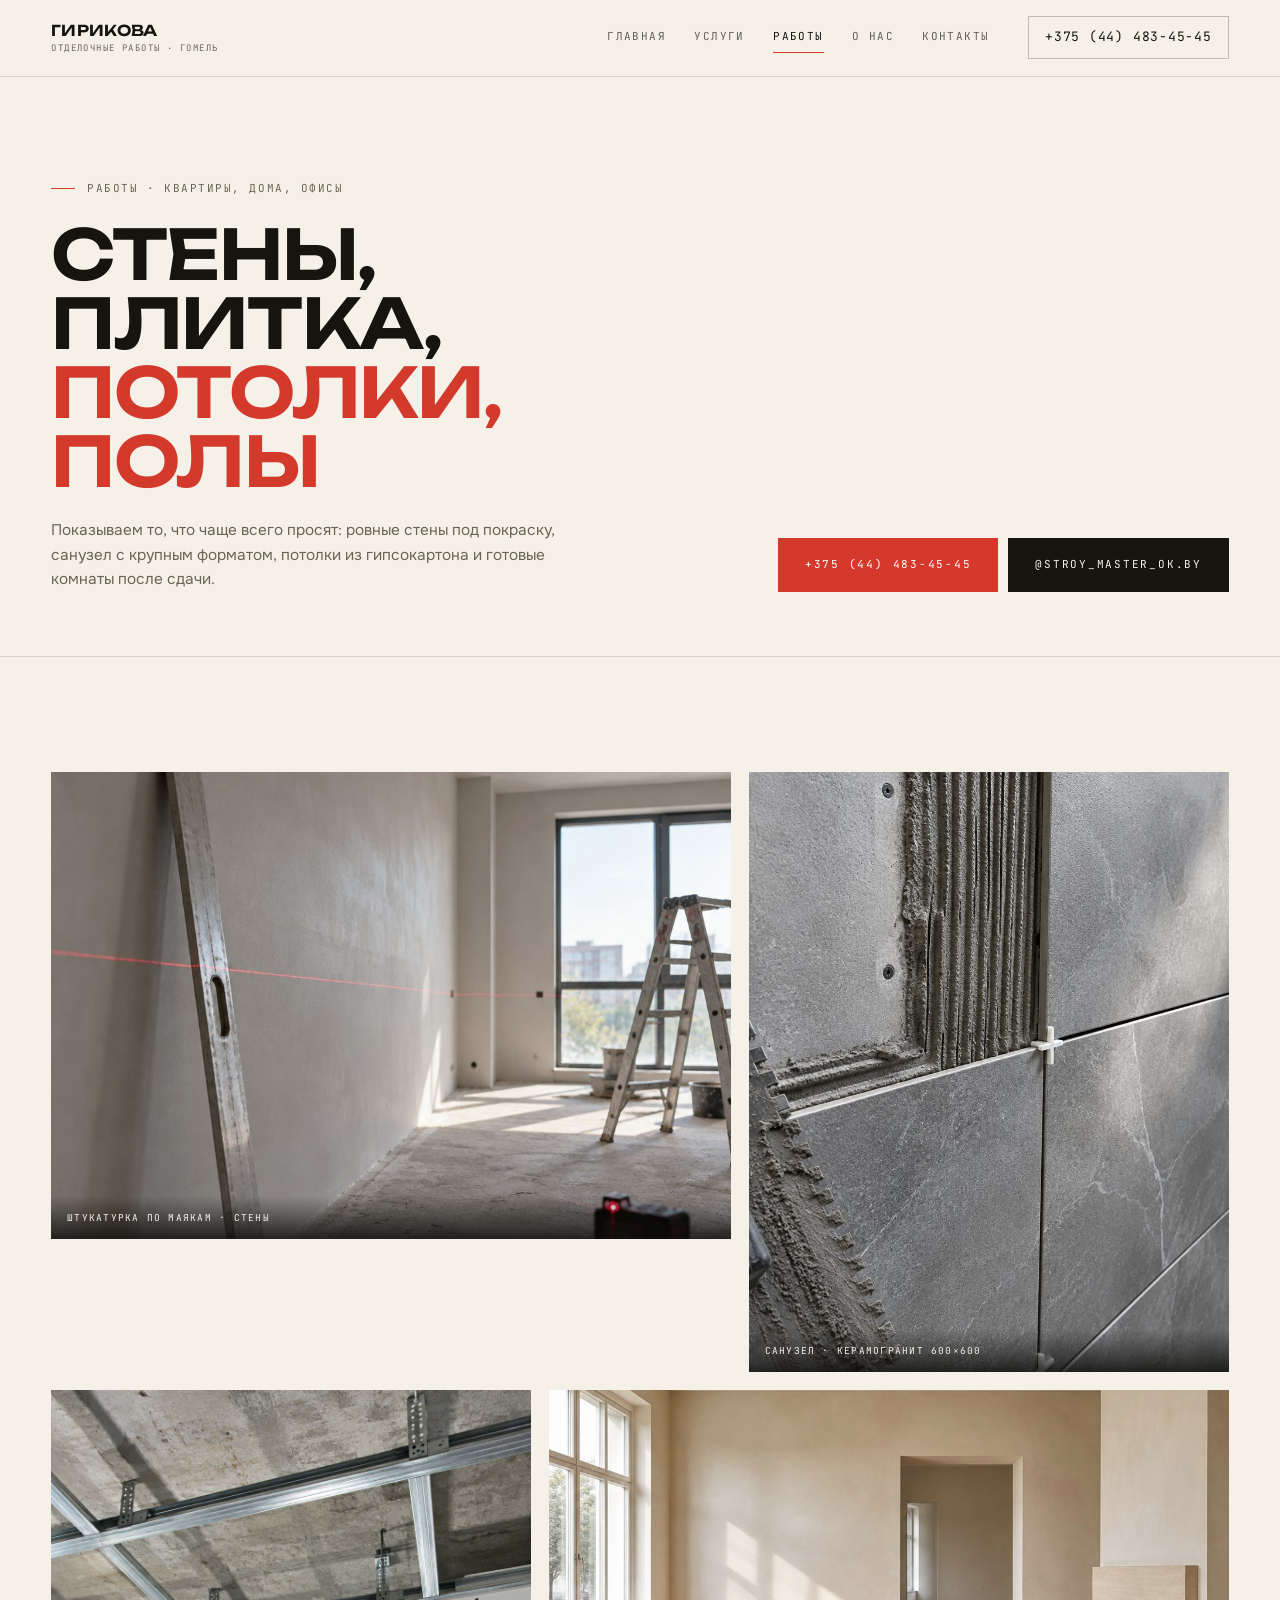
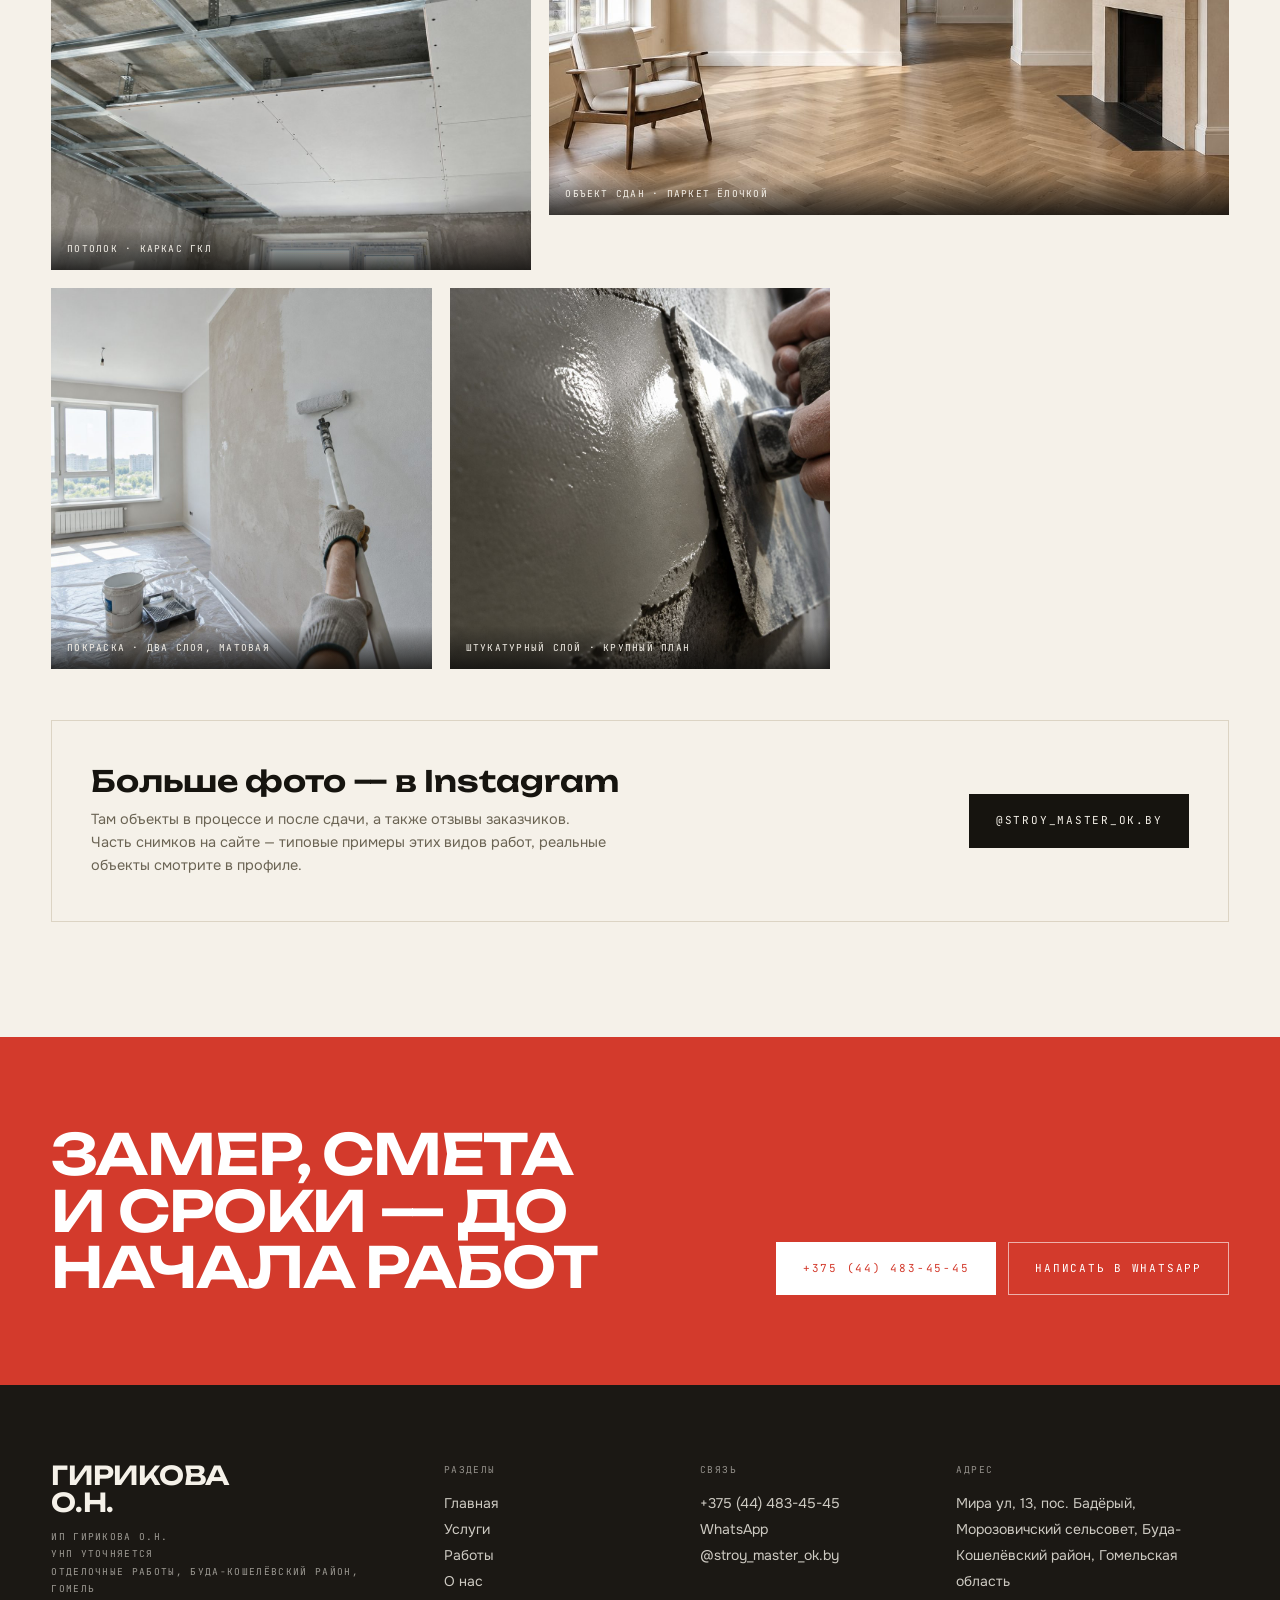
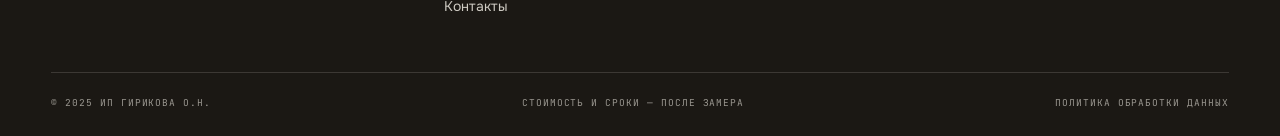
<file: raboty.html>
<!doctype html>
<html lang="ru">
<head>
<meta charset="utf-8">
<meta name="viewport" content="width=device-width, initial-scale=1">
<title>Работы: стены, санузлы, потолки, полы — ИП Гирикова О.Н.</title>
<meta name="description" content="Примеры отделочных работ: штукатурка по маякам, санузел с крупноформатным керамогранитом, потолки из гипсокартона, готовые комнаты.">
<link rel="canonical" href="https://romjjjke.github.io/girikova/raboty.html">
<meta property="og:type" content="website">
<meta property="og:title" content="Работы: стены, санузлы, потолки, полы — ИП Гирикова О.Н.">
<meta property="og:description" content="Примеры отделочных работ: штукатурка по маякам, санузел с крупноформатным керамогранитом, потолки из гипсокартона, готовые комнаты.">
<meta property="og:locale" content="ru_BY">
<meta property="og:url" content="https://romjjjke.github.io/girikova/raboty.html">
<meta property="og:image" content="https://romjjjke.github.io/girikova/assets/img/hero.jpg">
<meta name="theme-color" content="#1B1814">
<link rel="icon" href="favicon.svg" type="image/svg+xml">
<link rel="preconnect" href="https://fonts.googleapis.com">
<link rel="preconnect" href="https://fonts.gstatic.com" crossorigin>
<link href="https://fonts.googleapis.com/css2?family=Unbounded:wght@400;600;700&family=Onest:wght@400;500;600&family=JetBrains+Mono:wght@400;500&display=swap" rel="stylesheet">
<style>*,*::before,*::after{box-sizing:border-box}
html{-webkit-text-size-adjust:100%;overflow-x:clip}
body{margin:0;background:#F5F1E9;color:#16140F;font:400 16.5px/1.6 'Onest',Arial,sans-serif;overflow-x:clip}
body.is-locked{overflow:hidden}
img{max-width:100%;display:block}
a{color:inherit;text-decoration:none}
h1,h2,h3,p,ul{margin:0}
ul{padding:0;list-style:none}
[hidden]{display:none!important}
.wrap{width:100%;max-width:1340px;margin:0 auto;padding:0 clamp(18px,4vw,56px)}
.head{position:fixed;top:0;left:0;right:0;z-index:60}
.head__row{display:flex;align-items:center;gap:clamp(14px,3vw,48px);height:76px;max-width:1340px;margin:0 auto;padding:0 clamp(18px,4vw,56px);border-bottom:1px solid rgba(245,241,233,.16)}
.brand{font-family:'Unbounded',sans-serif;font-weight:600;font-size:15px;letter-spacing:.02em;line-height:1;display:flex;flex-direction:column;gap:6px;color:#F5F1E9}
.brand small{font-family:'JetBrains Mono',monospace;font-size:9px;letter-spacing:.16em;text-transform:uppercase;opacity:.62;font-weight:400}
.nav{margin-left:auto;display:flex;gap:clamp(14px,2.2vw,32px)}
.nav a{font-family:'JetBrains Mono',monospace;font-size:11px;letter-spacing:.13em;text-transform:uppercase;color:#F5F1E9;opacity:.72;padding:6px 0;border-bottom:1px solid transparent}
.head__tel{font-family:'JetBrains Mono',monospace;font-size:13px;letter-spacing:.06em;color:#F5F1E9;padding:10px 16px;border:1px solid rgba(245,241,233,.34);white-space:nowrap}
.burger{display:none;margin-left:auto;width:44px;height:44px;padding:12px 8px;flex-direction:column;justify-content:space-between;background:none;border:0;cursor:pointer}
.burger span{display:block;height:1.5px;background:#F5F1E9}
body.inner .head{background:rgba(245,241,233,.97)}
body.inner .head .brand,body.inner .head .nav a,body.inner .head .head__tel{color:#16140F}
body.inner .head .burger span{background:#16140F}
.head.is-stuck{background:rgba(245,241,233,.97)}
.head.is-stuck .brand,.head.is-stuck .nav a,.head.is-stuck .head__tel{color:#16140F}
.head.is-stuck .burger span{background:#16140F}
.hero{position:relative;min-height:min(92vh,940px);display:flex;flex-direction:column;justify-content:flex-end;background:#1B1814;color:#F5F1E9;overflow:hidden}
.hero__pic{position:absolute;inset:0}
.hero__pic img{width:100%;height:100%;object-fit:cover}
.hero__inner{position:relative;z-index:2;width:100%;max-width:1340px;margin:0 auto;padding:130px clamp(18px,4vw,56px) 0;display:grid;grid-template-columns:minmax(0,1fr) auto;gap:clamp(24px,4vw,64px);align-items:end}
.hero h1{font-family:'Unbounded',sans-serif;font-weight:600;font-size:clamp(38px,7.4vw,118px);line-height:.94;letter-spacing:-.02em;text-transform:uppercase}
.hero h1 em{font-style:normal;color:#D33A2C}
.hero__lead{max-width:44ch;margin-top:24px;font-size:clamp(15px,1.2vw,18px);color:rgba(245,241,233,.82)}
.btn{display:inline-flex;align-items:center;justify-content:center;padding:17px 26px;font-family:'JetBrains Mono',monospace;font-size:11px;letter-spacing:.16em;text-transform:uppercase;border:1px solid #16140F;cursor:pointer}
.btn--red{background:#D33A2C;border-color:#D33A2C;color:#fff}
.btn--ghost{color:#F5F1E9;border-color:rgba(245,241,233,.42)}
.sec{padding:clamp(64px,9vw,132px) 0}
.sec--dark{background:#1B1814;color:#F5F1E9}
.phead{padding:clamp(112px,15vw,180px) 0 clamp(36px,5vw,64px);border-bottom:1px solid #DCD4C4}
.phead h1{font-family:'Unbounded',sans-serif;font-weight:600;font-size:clamp(30px,5.4vw,76px);line-height:1;text-transform:uppercase}
.phead h1 em{font-style:normal;color:#D33A2C}
.drawer{position:fixed;inset:0;z-index:90;background:rgba(16,15,13,.98);color:#F5F1E9;display:flex;flex-direction:column;padding:22px clamp(18px,4vw,56px) 30px;overflow-y:auto}
.mobbar{display:none}
.foot{background:#1B1814;color:#F5F1E9;padding:clamp(44px,6vw,86px) 0 26px}
@media (max-width:1180px){.nav{display:none}.burger{display:flex}}
@media (max-width:1024px){.hero__inner{grid-template-columns:1fr}}
@media (max-width:760px){
  body{padding-bottom:calc(64px + env(safe-area-inset-bottom))}
  .mobbar{display:grid;grid-template-columns:1fr 1fr;gap:8px;position:fixed;left:0;right:0;bottom:0;z-index:70;background:rgba(16,15,13,.97);border-top:1px solid rgba(245,241,233,.2);padding:8px 10px calc(8px + env(safe-area-inset-bottom))}
  .mobbar__b{display:flex;align-items:center;justify-content:center;min-height:46px;font-family:'JetBrains Mono',monospace;font-size:10px;letter-spacing:.14em;text-transform:uppercase;border:1px solid rgba(245,241,233,.32);color:#F5F1E9}
  .mobbar__b--call{background:#D33A2C;border-color:#D33A2C;color:#fff}
}
</style>
<link rel="stylesheet" href="assets/css/style.v1.css">
<script type="application/ld+json">{"@context": "https://schema.org", "@type": "HomeAndConstructionBusiness", "name": "ИП Гирикова О.Н. — отделочные работы", "description": "Отделочные работы: штукатурка, плитка, покраска, потолки, полы, отделка под ключ.", "telephone": "+375444834555", "url": "https://romjjjke.github.io/girikova/", "image": "https://romjjjke.github.io/girikova/assets/img/hero.jpg", "address": {"@type": "PostalAddress", "streetAddress": "Мира ул, 13, пос. Бадёрый", "addressLocality": "Морозовичский сельсовет, Буда-Кошелёвский район", "addressRegion": "Гомельская область", "addressCountry": "BY"}, "areaServed": "Буда-Кошелёвский район, Гомель", "sameAs": ["https://www.instagram.com/stroy_master_ok.by"]}</script>
</head>
<body class="inner">
<header class="head">
  <div class="head__row">
    <a class="brand" href="index.html">ГИРИКОВА<small>отделочные работы · Гомель</small></a>
    <nav class="nav" aria-label="Разделы"><a href="index.html">Главная</a><a href="uslugi.html">Услуги</a><a href="raboty.html" class="is-current">Работы</a><a href="master.html">О нас</a><a href="kontakty.html">Контакты</a></nav>
    <a class="head__tel" href="tel:+375444834555">+375 (44) 483-45-45</a>
    <button class="burger" id="burger" type="button" aria-expanded="false" aria-controls="drawer" aria-label="Меню"><span></span><span></span><span></span></button>
  </div>
</header>
<section class="phead">
  <div class="wrap">
    <div class="phead__tag"><i></i><span class="mono">Работы · квартиры, дома, офисы</span></div>
    <div class="phead__row">
      <div>
        <h1>Стены, плитка,<br><em>потолки, полы</em></h1>
        <p class="phead__lead">Показываем то, что чаще всего просят: ровные стены под покраску, санузел с крупным форматом, потолки из гипсокартона и готовые комнаты после сдачи.</p>
      </div>
      <div class="phead__act">
        <a class="btn btn--red" href="tel:+375444834555">+375 (44) 483-45-45</a>
        <a class="btn btn--solid" href="https://www.instagram.com/stroy_master_ok.by" target="_blank" rel="noopener">@stroy_master_ok.by</a>
      </div>
    </div>
  </div>
</section>

<section class="sec">
  <div class="wrap">
    <div class="gal">
      <figure class="rv"><img src="assets/img/hero.jpg" alt="Оштукатуренная стена с правилом и лазерным уровнем"><figcaption>Штукатурка по маякам · стены</figcaption></figure>
      <figure class="rv"><img src="assets/img/tile.jpg" alt="Крупноформатный керамогранит в санузле, крестики в швах"><figcaption>Санузел · керамогранит 600×600</figcaption></figure>
      <figure class="rv"><img src="assets/img/ceiling.jpg" alt="Каркас потолка из гипсокартона"><figcaption>Потолок · каркас ГКЛ</figcaption></figure>
      <figure class="rv"><img src="assets/img/room.jpg" alt="Готовая комната: светлые стены, паркет ёлочкой"><figcaption>Объект сдан · паркет ёлочкой</figcaption></figure>
      <figure class="rv"><img src="assets/img/paint.jpg" alt="Покраска стены валиком"><figcaption>Покраска · два слоя, матовая</figcaption></figure>
      <figure class="rv"><img src="assets/img/trowel.jpg" alt="Нанесение штукатурки лопаткой"><figcaption>Штукатурный слой · крупный план</figcaption></figure>
    </div>
    <div class="ig" style="margin-top:clamp(28px,4vw,52px)">
      <div>
        <h3>Больше фото — в Instagram</h3>
        <p>Там объекты в процессе и после сдачи, а также отзывы заказчиков. Часть снимков на сайте — типовые примеры этих видов работ, реальные объекты смотрите в профиле.</p>
      </div>
      <a class="btn btn--solid" href="https://www.instagram.com/stroy_master_ok.by" target="_blank" rel="noopener">@stroy_master_ok.by</a>
    </div>
  </div>
</section>
<section class="cta">
  <div class="wrap cta__in">
    <h2>Замер, смета<br>и сроки — до начала работ</h2>
    <div class="cta__act">
      <a class="btn btn--solid" href="tel:+375444834555">+375 (44) 483-45-45</a>
      <a class="btn btn--light" href="https://wa.me/375444834555" target="_blank" rel="noopener">Написать в WhatsApp</a>
    </div>
  </div>
</section>
<footer class="foot">
  <div class="wrap">
    <div class="foot__grid">
      <div>
        <div class="foot__brand">ГИРИКОВА<br>О.Н.</div>
        <div class="foot__small">ИП Гирикова О.Н.<br>УНП уточняется<br>Отделочные работы, Буда-Кошелёвский район, Гомель</div>
      </div>
      <div class="foot__col foot__nav">
        <div class="foot__h">Разделы</div>
        <a href="index.html">Главная</a><a href="uslugi.html">Услуги</a><a href="raboty.html">Работы</a><a href="master.html">О нас</a><a href="kontakty.html">Контакты</a>
      </div>
      <div class="foot__col">
        <div class="foot__h">Связь</div>
        <a href="tel:+375444834555">+375 (44) 483-45-45</a>
        <a href="https://wa.me/375444834555" target="_blank" rel="noopener">WhatsApp</a>
        <a href="https://www.instagram.com/stroy_master_ok.by" target="_blank" rel="noopener">@stroy_master_ok.by</a>
      </div>
      <div class="foot__col">
        <div class="foot__h">Адрес</div>
        <p>Мира ул, 13, пос. Бадёрый, Морозовичский сельсовет, Буда-Кошелёвский район, Гомельская область</p>
      </div>
    </div>
    <div class="foot__bottom">
      <span>&copy; 2025 ИП Гирикова О.Н.</span>
      <span>Стоимость и сроки — после замера</span>
      <a href="politika.html">Политика обработки данных</a>
    </div>
  </div>
</footer>
<div class="drawer" id="drawer" hidden>
  <div class="drawer__top">
    <a class="brand" href="index.html">ГИРИКОВА<small>отделочные работы</small></a>
    <button class="drawer__close" id="drawer-close" type="button" aria-label="Закрыть меню">&times;</button>
  </div>
  <nav class="drawer__nav" aria-label="Мобильная навигация"><a href="index.html">Главная</a><a href="uslugi.html">Услуги</a><a href="raboty.html" class="is-current">Работы</a><a href="master.html">О нас</a><a href="kontakty.html">Контакты</a></nav>
  <div class="drawer__meta">
    <a href="tel:+375444834555">+375 (44) 483-45-45</a>
    <p>Буда-Кошелёвский район, Гомель</p>
    <p>Штукатурка, плитка, покраска, потолки и полы. Больше 10 лет.</p>
  </div>
</div>
<nav class="mobbar" aria-label="Быстрая связь">
  <a class="mobbar__b mobbar__b--call" href="tel:+375444834555">Позвонить</a>
  <a class="mobbar__b" href="https://wa.me/375444834555" target="_blank" rel="noopener">WhatsApp</a>
</nav>
<script src="assets/js/main.v1.js" defer></script>
</body>
</html>
</file>
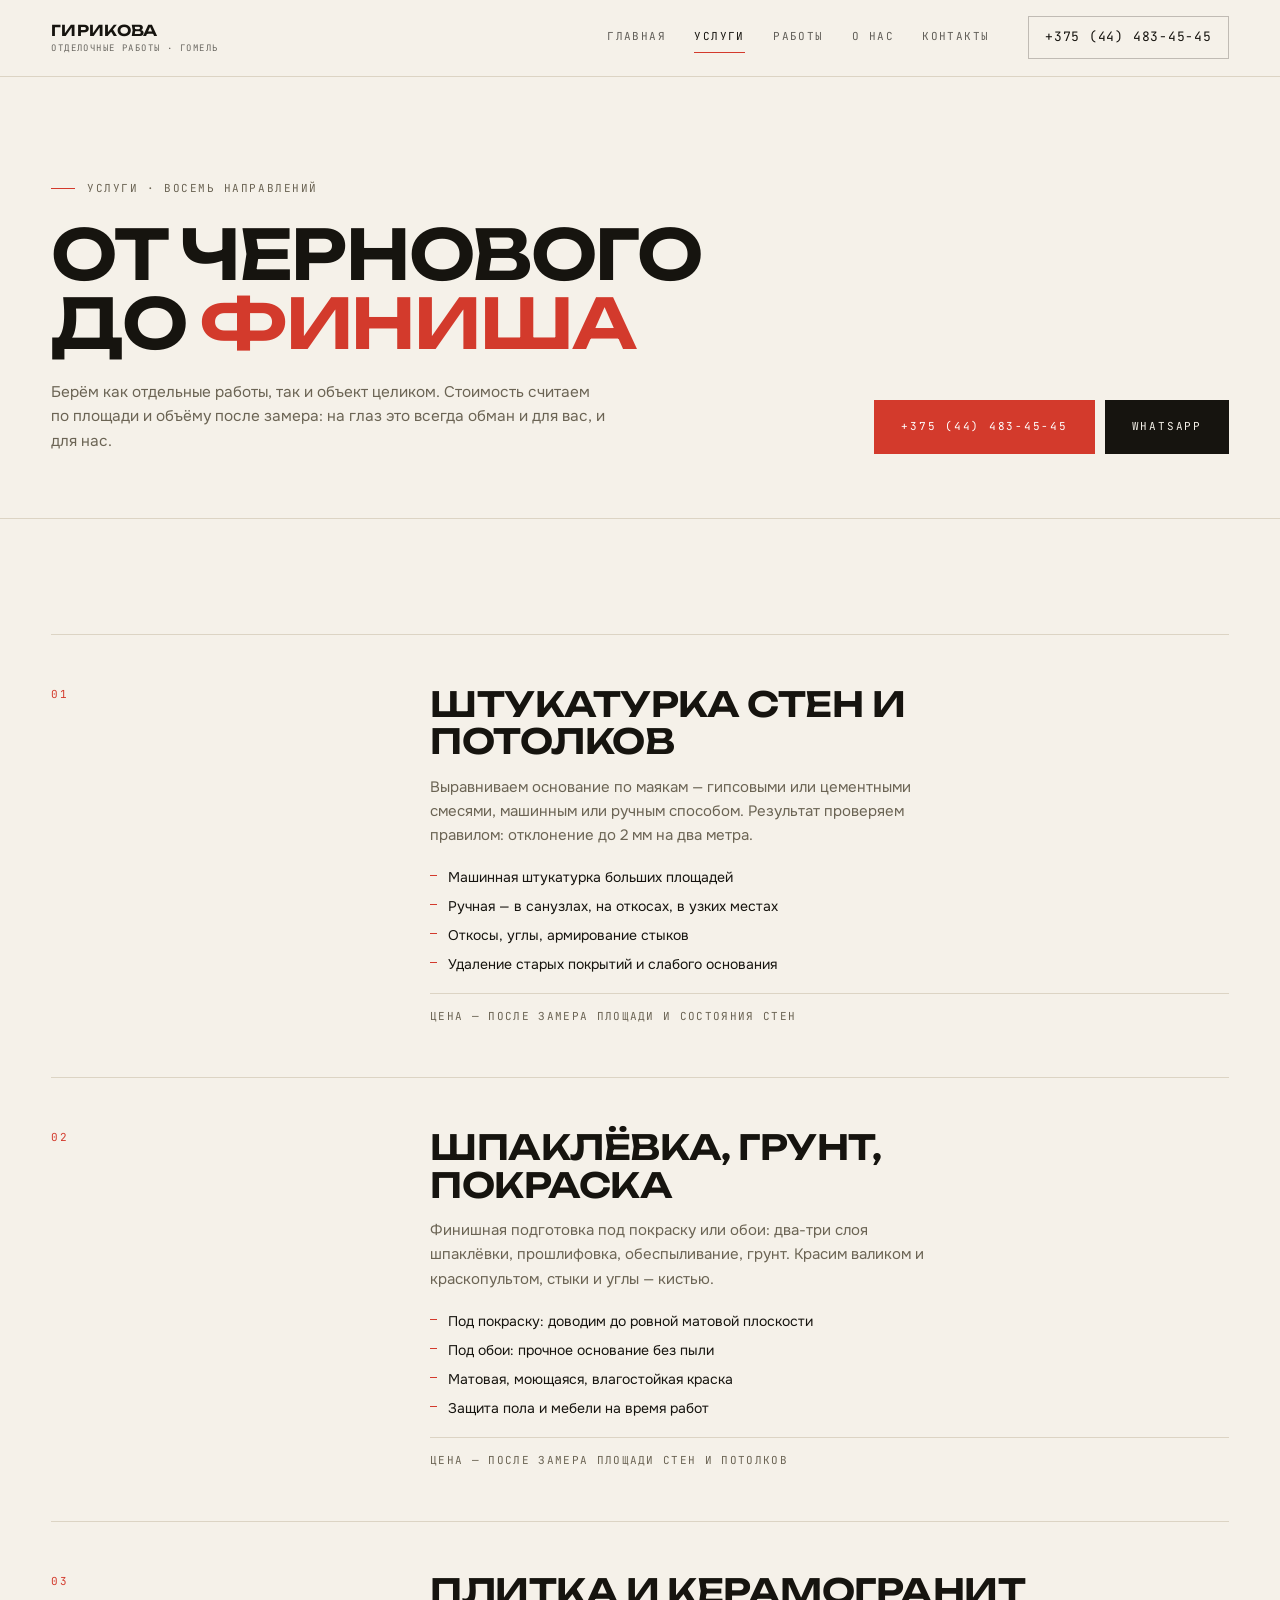
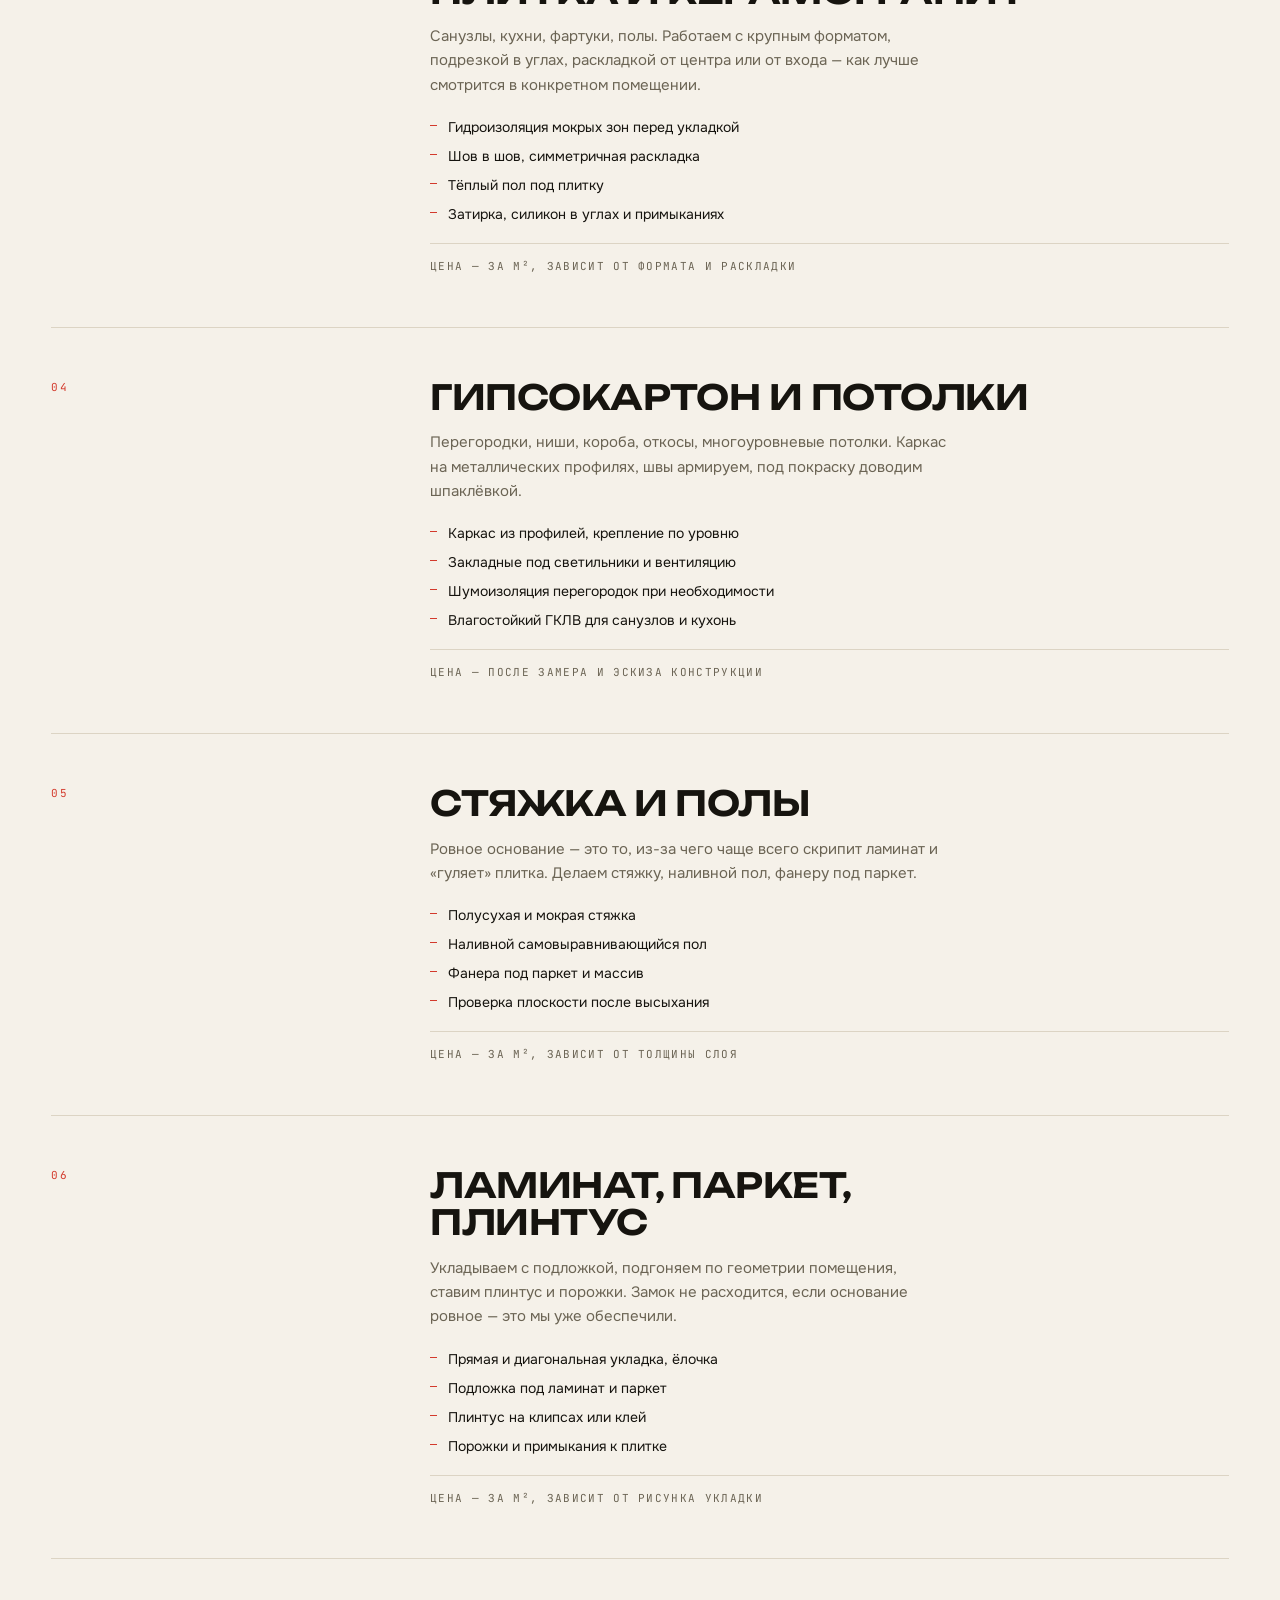
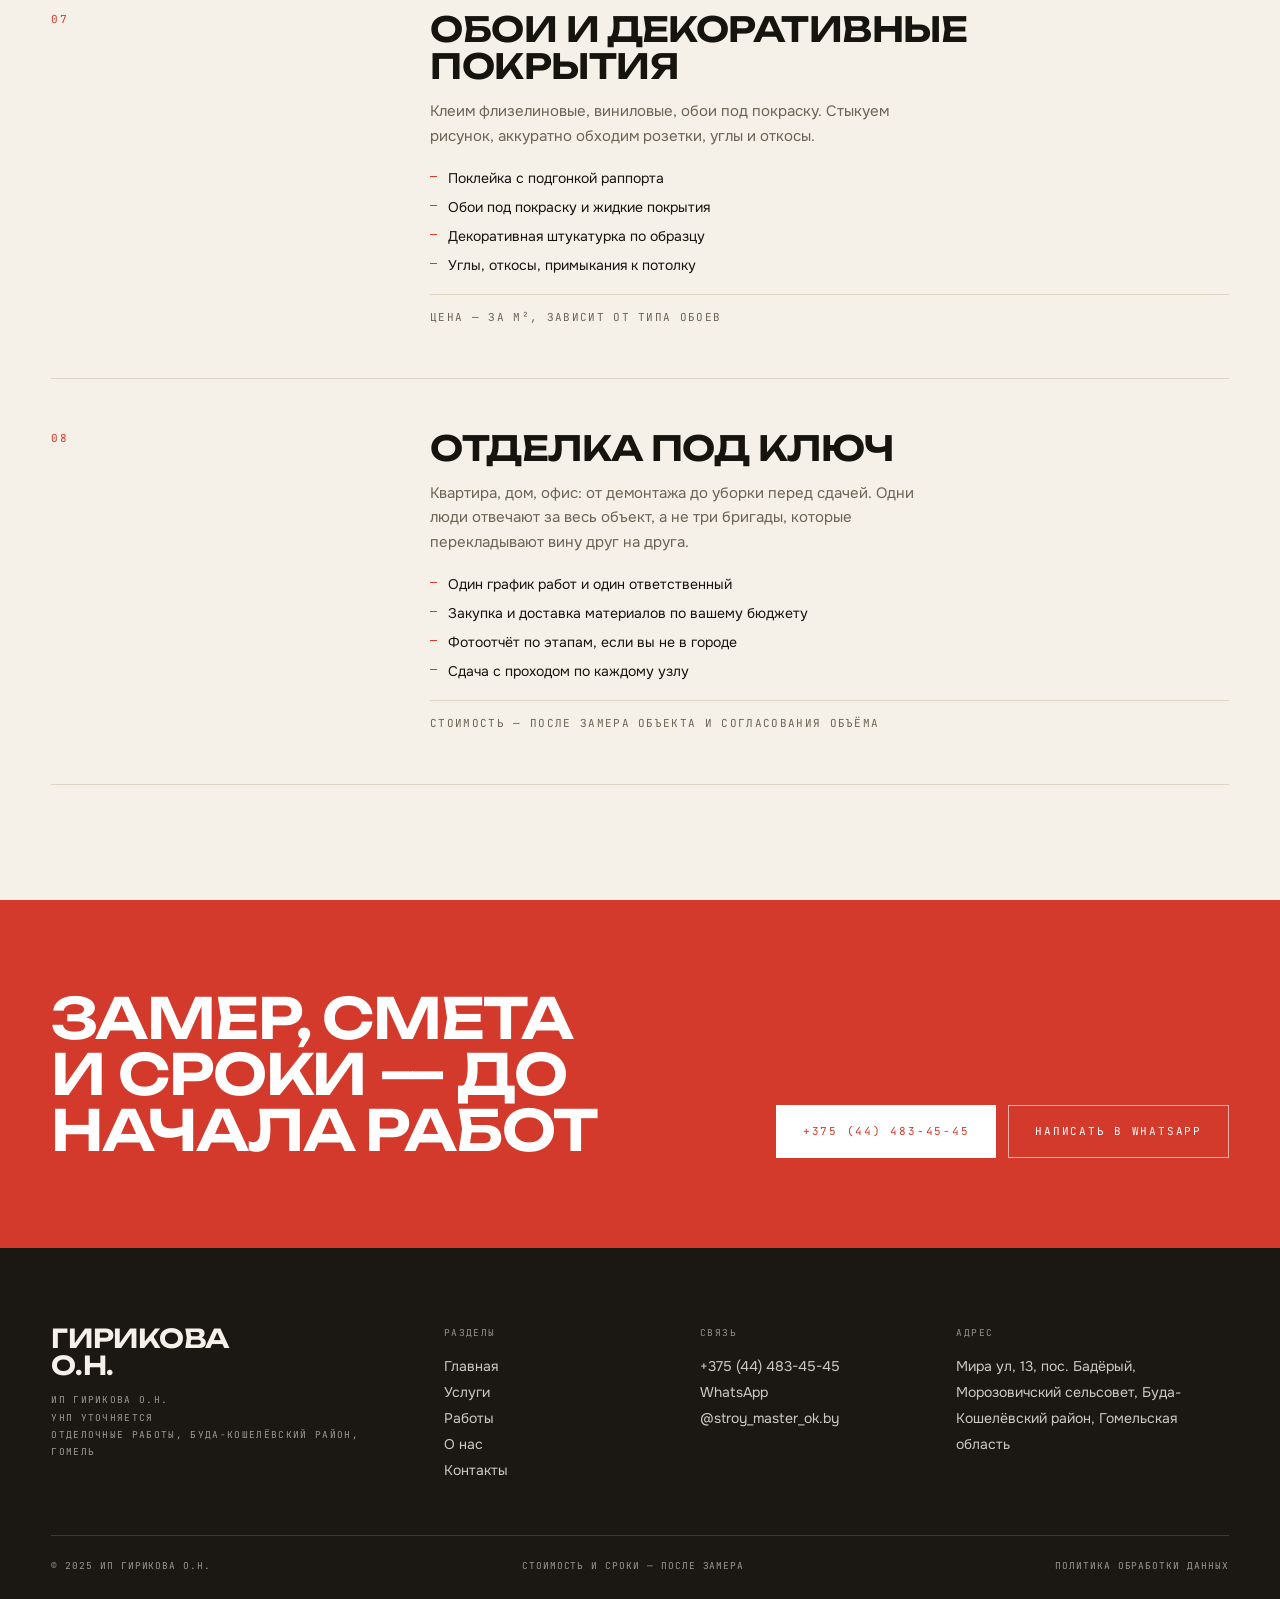
<file: uslugi.html>
<!doctype html>
<html lang="ru">
<head>
<meta charset="utf-8">
<meta name="viewport" content="width=device-width, initial-scale=1">
<title>Услуги: штукатурка, плитка, потолки, полы — ИП Гирикова О.Н.</title>
<meta name="description" content="Восемь видов отделочных работ: штукатурка по маякам, шпаклёвка и покраска, плитка и керамогранит, гипсокартон, стяжка, ламинат, обои, отделка под ключ.">
<link rel="canonical" href="https://romjjjke.github.io/girikova/uslugi.html">
<meta property="og:type" content="website">
<meta property="og:title" content="Услуги: штукатурка, плитка, потолки, полы — ИП Гирикова О.Н.">
<meta property="og:description" content="Восемь видов отделочных работ: штукатурка по маякам, шпаклёвка и покраска, плитка и керамогранит, гипсокартон, стяжка, ламинат, обои, отделка под ключ.">
<meta property="og:locale" content="ru_BY">
<meta property="og:url" content="https://romjjjke.github.io/girikova/uslugi.html">
<meta property="og:image" content="https://romjjjke.github.io/girikova/assets/img/hero.jpg">
<meta name="theme-color" content="#1B1814">
<link rel="icon" href="favicon.svg" type="image/svg+xml">
<link rel="preconnect" href="https://fonts.googleapis.com">
<link rel="preconnect" href="https://fonts.gstatic.com" crossorigin>
<link href="https://fonts.googleapis.com/css2?family=Unbounded:wght@400;600;700&family=Onest:wght@400;500;600&family=JetBrains+Mono:wght@400;500&display=swap" rel="stylesheet">
<style>*,*::before,*::after{box-sizing:border-box}
html{-webkit-text-size-adjust:100%;overflow-x:clip}
body{margin:0;background:#F5F1E9;color:#16140F;font:400 16.5px/1.6 'Onest',Arial,sans-serif;overflow-x:clip}
body.is-locked{overflow:hidden}
img{max-width:100%;display:block}
a{color:inherit;text-decoration:none}
h1,h2,h3,p,ul{margin:0}
ul{padding:0;list-style:none}
[hidden]{display:none!important}
.wrap{width:100%;max-width:1340px;margin:0 auto;padding:0 clamp(18px,4vw,56px)}
.head{position:fixed;top:0;left:0;right:0;z-index:60}
.head__row{display:flex;align-items:center;gap:clamp(14px,3vw,48px);height:76px;max-width:1340px;margin:0 auto;padding:0 clamp(18px,4vw,56px);border-bottom:1px solid rgba(245,241,233,.16)}
.brand{font-family:'Unbounded',sans-serif;font-weight:600;font-size:15px;letter-spacing:.02em;line-height:1;display:flex;flex-direction:column;gap:6px;color:#F5F1E9}
.brand small{font-family:'JetBrains Mono',monospace;font-size:9px;letter-spacing:.16em;text-transform:uppercase;opacity:.62;font-weight:400}
.nav{margin-left:auto;display:flex;gap:clamp(14px,2.2vw,32px)}
.nav a{font-family:'JetBrains Mono',monospace;font-size:11px;letter-spacing:.13em;text-transform:uppercase;color:#F5F1E9;opacity:.72;padding:6px 0;border-bottom:1px solid transparent}
.head__tel{font-family:'JetBrains Mono',monospace;font-size:13px;letter-spacing:.06em;color:#F5F1E9;padding:10px 16px;border:1px solid rgba(245,241,233,.34);white-space:nowrap}
.burger{display:none;margin-left:auto;width:44px;height:44px;padding:12px 8px;flex-direction:column;justify-content:space-between;background:none;border:0;cursor:pointer}
.burger span{display:block;height:1.5px;background:#F5F1E9}
body.inner .head{background:rgba(245,241,233,.97)}
body.inner .head .brand,body.inner .head .nav a,body.inner .head .head__tel{color:#16140F}
body.inner .head .burger span{background:#16140F}
.head.is-stuck{background:rgba(245,241,233,.97)}
.head.is-stuck .brand,.head.is-stuck .nav a,.head.is-stuck .head__tel{color:#16140F}
.head.is-stuck .burger span{background:#16140F}
.hero{position:relative;min-height:min(92vh,940px);display:flex;flex-direction:column;justify-content:flex-end;background:#1B1814;color:#F5F1E9;overflow:hidden}
.hero__pic{position:absolute;inset:0}
.hero__pic img{width:100%;height:100%;object-fit:cover}
.hero__inner{position:relative;z-index:2;width:100%;max-width:1340px;margin:0 auto;padding:130px clamp(18px,4vw,56px) 0;display:grid;grid-template-columns:minmax(0,1fr) auto;gap:clamp(24px,4vw,64px);align-items:end}
.hero h1{font-family:'Unbounded',sans-serif;font-weight:600;font-size:clamp(38px,7.4vw,118px);line-height:.94;letter-spacing:-.02em;text-transform:uppercase}
.hero h1 em{font-style:normal;color:#D33A2C}
.hero__lead{max-width:44ch;margin-top:24px;font-size:clamp(15px,1.2vw,18px);color:rgba(245,241,233,.82)}
.btn{display:inline-flex;align-items:center;justify-content:center;padding:17px 26px;font-family:'JetBrains Mono',monospace;font-size:11px;letter-spacing:.16em;text-transform:uppercase;border:1px solid #16140F;cursor:pointer}
.btn--red{background:#D33A2C;border-color:#D33A2C;color:#fff}
.btn--ghost{color:#F5F1E9;border-color:rgba(245,241,233,.42)}
.sec{padding:clamp(64px,9vw,132px) 0}
.sec--dark{background:#1B1814;color:#F5F1E9}
.phead{padding:clamp(112px,15vw,180px) 0 clamp(36px,5vw,64px);border-bottom:1px solid #DCD4C4}
.phead h1{font-family:'Unbounded',sans-serif;font-weight:600;font-size:clamp(30px,5.4vw,76px);line-height:1;text-transform:uppercase}
.phead h1 em{font-style:normal;color:#D33A2C}
.drawer{position:fixed;inset:0;z-index:90;background:rgba(16,15,13,.98);color:#F5F1E9;display:flex;flex-direction:column;padding:22px clamp(18px,4vw,56px) 30px;overflow-y:auto}
.mobbar{display:none}
.foot{background:#1B1814;color:#F5F1E9;padding:clamp(44px,6vw,86px) 0 26px}
@media (max-width:1180px){.nav{display:none}.burger{display:flex}}
@media (max-width:1024px){.hero__inner{grid-template-columns:1fr}}
@media (max-width:760px){
  body{padding-bottom:calc(64px + env(safe-area-inset-bottom))}
  .mobbar{display:grid;grid-template-columns:1fr 1fr;gap:8px;position:fixed;left:0;right:0;bottom:0;z-index:70;background:rgba(16,15,13,.97);border-top:1px solid rgba(245,241,233,.2);padding:8px 10px calc(8px + env(safe-area-inset-bottom))}
  .mobbar__b{display:flex;align-items:center;justify-content:center;min-height:46px;font-family:'JetBrains Mono',monospace;font-size:10px;letter-spacing:.14em;text-transform:uppercase;border:1px solid rgba(245,241,233,.32);color:#F5F1E9}
  .mobbar__b--call{background:#D33A2C;border-color:#D33A2C;color:#fff}
}
</style>
<link rel="stylesheet" href="assets/css/style.v1.css">
<script type="application/ld+json">{"@context": "https://schema.org", "@type": "HomeAndConstructionBusiness", "name": "ИП Гирикова О.Н. — отделочные работы", "description": "Отделочные работы: штукатурка, плитка, покраска, потолки, полы, отделка под ключ.", "telephone": "+375444834555", "url": "https://romjjjke.github.io/girikova/", "image": "https://romjjjke.github.io/girikova/assets/img/hero.jpg", "address": {"@type": "PostalAddress", "streetAddress": "Мира ул, 13, пос. Бадёрый", "addressLocality": "Морозовичский сельсовет, Буда-Кошелёвский район", "addressRegion": "Гомельская область", "addressCountry": "BY"}, "areaServed": "Буда-Кошелёвский район, Гомель", "sameAs": ["https://www.instagram.com/stroy_master_ok.by"]}</script>
</head>
<body class="inner">
<header class="head">
  <div class="head__row">
    <a class="brand" href="index.html">ГИРИКОВА<small>отделочные работы · Гомель</small></a>
    <nav class="nav" aria-label="Разделы"><a href="index.html">Главная</a><a href="uslugi.html" class="is-current">Услуги</a><a href="raboty.html">Работы</a><a href="master.html">О нас</a><a href="kontakty.html">Контакты</a></nav>
    <a class="head__tel" href="tel:+375444834555">+375 (44) 483-45-45</a>
    <button class="burger" id="burger" type="button" aria-expanded="false" aria-controls="drawer" aria-label="Меню"><span></span><span></span><span></span></button>
  </div>
</header>
<section class="phead">
  <div class="wrap">
    <div class="phead__tag"><i></i><span class="mono">Услуги · восемь направлений</span></div>
    <div class="phead__row">
      <div>
        <h1>От чернового<br>до <em>финиша</em></h1>
        <p class="phead__lead">Берём как отдельные работы, так и объект целиком. Стоимость считаем по площади и объёму после замера: на глаз это всегда обман и для вас, и для нас.</p>
      </div>
      <div class="phead__act">
        <a class="btn btn--red" href="tel:+375444834555">+375 (44) 483-45-45</a>
        <a class="btn btn--solid" href="https://wa.me/375444834555" target="_blank" rel="noopener">WhatsApp</a>
      </div>
    </div>
  </div>
</section>

<section class="sec">
  <div class="wrap">
    <div class="svcd">
      <article class="svcd__item" id="shtukaturka">
        <div><span class="svcd__n">01</span></div>
        <div>
          <h2>Штукатурка стен и потолков</h2>
          <p>Выравниваем основание по маякам — гипсовыми или цементными смесями, машинным или ручным способом. Результат проверяем правилом: отклонение до 2 мм на два метра.</p>
          <ul class="svcd__list">
            <li>Машинная штукатурка больших площадей</li>
            <li>Ручная — в санузлах, на откосах, в узких местах</li>
            <li>Откосы, углы, армирование стыков</li>
            <li>Удаление старых покрытий и слабого основания</li>
          </ul>
          <div class="svcd__price">Цена — после замера площади и состояния стен</div>
        </div>
      </article>
      <article class="svcd__item" id="shpaklevka">
        <div><span class="svcd__n">02</span></div>
        <div>
          <h2>Шпаклёвка, грунт, покраска</h2>
          <p>Финишная подготовка под покраску или обои: два-три слоя шпаклёвки, прошлифовка, обеспыливание, грунт. Красим валиком и краскопультом, стыки и углы — кистью.</p>
          <ul class="svcd__list">
            <li>Под покраску: доводим до ровной матовой плоскости</li>
            <li>Под обои: прочное основание без пыли</li>
            <li>Матовая, моющаяся, влагостойкая краска</li>
            <li>Защита пола и мебели на время работ</li>
          </ul>
          <div class="svcd__price">Цена — после замера площади стен и потолков</div>
        </div>
      </article>
      <article class="svcd__item" id="plitka">
        <div><span class="svcd__n">03</span></div>
        <div>
          <h2>Плитка и керамогранит</h2>
          <p>Санузлы, кухни, фартуки, полы. Работаем с крупным форматом, подрезкой в углах, раскладкой от центра или от входа — как лучше смотрится в конкретном помещении.</p>
          <ul class="svcd__list">
            <li>Гидроизоляция мокрых зон перед укладкой</li>
            <li>Шов в шов, симметричная раскладка</li>
            <li>Тёплый пол под плитку</li>
            <li>Затирка, силикон в углах и примыканиях</li>
          </ul>
          <div class="svcd__price">Цена — за м², зависит от формата и раскладки</div>
        </div>
      </article>
      <article class="svcd__item" id="gkl">
        <div><span class="svcd__n">04</span></div>
        <div>
          <h2>Гипсокартон и потолки</h2>
          <p>Перегородки, ниши, короба, откосы, многоуровневые потолки. Каркас на металлических профилях, швы армируем, под покраску доводим шпаклёвкой.</p>
          <ul class="svcd__list">
            <li>Каркас из профилей, крепление по уровню</li>
            <li>Закладные под светильники и вентиляцию</li>
            <li>Шумоизоляция перегородок при необходимости</li>
            <li>Влагостойкий ГКЛВ для санузлов и кухонь</li>
          </ul>
          <div class="svcd__price">Цена — после замера и эскиза конструкции</div>
        </div>
      </article>
      <article class="svcd__item" id="poly">
        <div><span class="svcd__n">05</span></div>
        <div>
          <h2>Стяжка и полы</h2>
          <p>Ровное основание — это то, из-за чего чаще всего скрипит ламинат и «гуляет» плитка. Делаем стяжку, наливной пол, фанеру под паркет.</p>
          <ul class="svcd__list">
            <li>Полусухая и мокрая стяжка</li>
            <li>Наливной самовыравнивающийся пол</li>
            <li>Фанера под паркет и массив</li>
            <li>Проверка плоскости после высыхания</li>
          </ul>
          <div class="svcd__price">Цена — за м², зависит от толщины слоя</div>
        </div>
      </article>
      <article class="svcd__item" id="laminat">
        <div><span class="svcd__n">06</span></div>
        <div>
          <h2>Ламинат, паркет, плинтус</h2>
          <p>Укладываем с подложкой, подгоняем по геометрии помещения, ставим плинтус и порожки. Замок не расходится, если основание ровное — это мы уже обеспечили.</p>
          <ul class="svcd__list">
            <li>Прямая и диагональная укладка, ёлочка</li>
            <li>Подложка под ламинат и паркет</li>
            <li>Плинтус на клипсах или клей</li>
            <li>Порожки и примыкания к плитке</li>
          </ul>
          <div class="svcd__price">Цена — за м², зависит от рисунка укладки</div>
        </div>
      </article>
      <article class="svcd__item" id="oboi">
        <div><span class="svcd__n">07</span></div>
        <div>
          <h2>Обои и декоративные покрытия</h2>
          <p>Клеим флизелиновые, виниловые, обои под покраску. Стыкуем рисунок, аккуратно обходим розетки, углы и откосы.</p>
          <ul class="svcd__list">
            <li>Поклейка с подгонкой раппорта</li>
            <li>Обои под покраску и жидкие покрытия</li>
            <li>Декоративная штукатурка по образцу</li>
            <li>Углы, откосы, примыкания к потолку</li>
          </ul>
          <div class="svcd__price">Цена — за м², зависит от типа обоев</div>
        </div>
      </article>
      <article class="svcd__item" id="kluch">
        <div><span class="svcd__n">08</span></div>
        <div>
          <h2>Отделка под ключ</h2>
          <p>Квартира, дом, офис: от демонтажа до уборки перед сдачей. Одни люди отвечают за весь объект, а не три бригады, которые перекладывают вину друг на друга.</p>
          <ul class="svcd__list">
            <li>Один график работ и один ответственный</li>
            <li>Закупка и доставка материалов по вашему бюджету</li>
            <li>Фотоотчёт по этапам, если вы не в городе</li>
            <li>Сдача с проходом по каждому узлу</li>
          </ul>
          <div class="svcd__price">Стоимость — после замера объекта и согласования объёма</div>
        </div>
      </article>
    </div>
  </div>
</section>
<section class="cta">
  <div class="wrap cta__in">
    <h2>Замер, смета<br>и сроки — до начала работ</h2>
    <div class="cta__act">
      <a class="btn btn--solid" href="tel:+375444834555">+375 (44) 483-45-45</a>
      <a class="btn btn--light" href="https://wa.me/375444834555" target="_blank" rel="noopener">Написать в WhatsApp</a>
    </div>
  </div>
</section>
<footer class="foot">
  <div class="wrap">
    <div class="foot__grid">
      <div>
        <div class="foot__brand">ГИРИКОВА<br>О.Н.</div>
        <div class="foot__small">ИП Гирикова О.Н.<br>УНП уточняется<br>Отделочные работы, Буда-Кошелёвский район, Гомель</div>
      </div>
      <div class="foot__col foot__nav">
        <div class="foot__h">Разделы</div>
        <a href="index.html">Главная</a><a href="uslugi.html">Услуги</a><a href="raboty.html">Работы</a><a href="master.html">О нас</a><a href="kontakty.html">Контакты</a>
      </div>
      <div class="foot__col">
        <div class="foot__h">Связь</div>
        <a href="tel:+375444834555">+375 (44) 483-45-45</a>
        <a href="https://wa.me/375444834555" target="_blank" rel="noopener">WhatsApp</a>
        <a href="https://www.instagram.com/stroy_master_ok.by" target="_blank" rel="noopener">@stroy_master_ok.by</a>
      </div>
      <div class="foot__col">
        <div class="foot__h">Адрес</div>
        <p>Мира ул, 13, пос. Бадёрый, Морозовичский сельсовет, Буда-Кошелёвский район, Гомельская область</p>
      </div>
    </div>
    <div class="foot__bottom">
      <span>&copy; 2025 ИП Гирикова О.Н.</span>
      <span>Стоимость и сроки — после замера</span>
      <a href="politika.html">Политика обработки данных</a>
    </div>
  </div>
</footer>
<div class="drawer" id="drawer" hidden>
  <div class="drawer__top">
    <a class="brand" href="index.html">ГИРИКОВА<small>отделочные работы</small></a>
    <button class="drawer__close" id="drawer-close" type="button" aria-label="Закрыть меню">&times;</button>
  </div>
  <nav class="drawer__nav" aria-label="Мобильная навигация"><a href="index.html">Главная</a><a href="uslugi.html" class="is-current">Услуги</a><a href="raboty.html">Работы</a><a href="master.html">О нас</a><a href="kontakty.html">Контакты</a></nav>
  <div class="drawer__meta">
    <a href="tel:+375444834555">+375 (44) 483-45-45</a>
    <p>Буда-Кошелёвский район, Гомель</p>
    <p>Штукатурка, плитка, покраска, потолки и полы. Больше 10 лет.</p>
  </div>
</div>
<nav class="mobbar" aria-label="Быстрая связь">
  <a class="mobbar__b mobbar__b--call" href="tel:+375444834555">Позвонить</a>
  <a class="mobbar__b" href="https://wa.me/375444834555" target="_blank" rel="noopener">WhatsApp</a>
</nav>
<script src="assets/js/main.v1.js" defer></script>
</body>
</html>
</file>
<file: assets/css/style.v1.css>
/* ГИРИКОВА О.Н. — отделочные работы. Язык: миллиметры, правило, лазерная линия. */

:root{
  --paper:#F5F1E9;
  --paper-2:#EDE7DA;
  --ink:#16140F;
  --graphite:#1B1814;
  --red:#D33A2C;
  --red-soft:#E8543F;
  --grey:#CFC7B9;
  --mute:#6B6454;
  --line:#DCD4C4;
  --d:'Unbounded','Arial Black',sans-serif;
  --t:'Onest','Helvetica Neue',Arial,sans-serif;
  --m:'JetBrains Mono','Courier New',monospace;
  --wrap:1340px;
  --pad:clamp(18px,4vw,56px);
}

*,*::before,*::after{box-sizing:border-box}
html{-webkit-text-size-adjust:100%;scroll-behavior:smooth;overflow-x:clip}
body{margin:0;background:var(--paper);color:var(--ink);font:400 16.5px/1.6 var(--t);overflow-x:clip}
body.is-locked{overflow:hidden}
img{max-width:100%;display:block}
a{color:inherit;text-decoration:none}
button{font:inherit;color:inherit;background:none;border:0;cursor:pointer}
h1,h2,h3,h4,p,ul,ol,figure{margin:0}
ul,ol{padding:0;list-style:none}
::selection{background:var(--red);color:#fff}
[hidden]{display:none!important}

.wrap{width:100%;max-width:var(--wrap);margin:0 auto;padding:0 var(--pad)}
.mono{font-family:var(--m);font-size:11px;letter-spacing:.14em;text-transform:uppercase}
.red{color:var(--red)}

/* ---------- шапка ---------- */
.head{position:fixed;top:0;left:0;right:0;z-index:60;transition:background .3s ease,border-color .3s ease}
.head__row{display:flex;align-items:center;gap:clamp(14px,3vw,48px);height:76px;
  max-width:var(--wrap);margin:0 auto;padding:0 var(--pad);border-bottom:1px solid rgba(245,241,233,.16)}
.brand{font-family:var(--d);font-weight:600;font-size:15px;letter-spacing:.02em;line-height:1;display:flex;flex-direction:column;gap:6px;color:#F5F1E9}
.brand small{font-family:var(--m);font-size:9px;letter-spacing:.16em;text-transform:uppercase;opacity:.62;font-weight:400}
.nav{margin-left:auto;display:flex;gap:clamp(14px,2.2vw,32px)}
.nav a{font-family:var(--m);font-size:11px;letter-spacing:.13em;text-transform:uppercase;color:#F5F1E9;opacity:.72;padding:6px 0;border-bottom:1px solid transparent;transition:opacity .2s,border-color .2s}
.nav a:hover,.nav a.is-current{opacity:1;border-color:var(--red)}
.head__tel{font-family:var(--m);font-size:13px;letter-spacing:.06em;color:#F5F1E9;padding:10px 16px;border:1px solid rgba(245,241,233,.34);white-space:nowrap;transition:background .2s,color .2s,border-color .2s}
.head__tel:hover{background:var(--red);border-color:var(--red);color:#fff}
.burger{display:none;margin-left:auto;width:44px;height:44px;padding:12px 8px;flex-direction:column;justify-content:space-between}
.burger span{display:block;height:1.5px;background:#F5F1E9;transition:transform .25s,opacity .25s}
.burger[aria-expanded="true"] span:nth-child(1){transform:translateY(8.3px) rotate(45deg)}
.burger[aria-expanded="true"] span:nth-child(2){opacity:0}
.burger[aria-expanded="true"] span:nth-child(3){transform:translateY(-8.3px) rotate(-45deg)}

.head.is-stuck{background:rgba(245,241,233,.97);backdrop-filter:blur(14px);border-bottom:1px solid var(--line)}
.head.is-stuck .head__row{border-bottom-color:transparent}
.head.is-stuck .brand,.head.is-stuck .nav a,.head.is-stuck .head__tel{color:var(--ink)}
.head.is-stuck .nav a{opacity:.66}
.head.is-stuck .nav a:hover,.head.is-stuck .nav a.is-current{opacity:1}
.head.is-stuck .head__tel{border-color:rgba(22,20,15,.24)}
.head.is-stuck .head__tel:hover{color:#fff;border-color:var(--red)}
.head.is-stuck .burger span{background:var(--ink)}

/* внутренние страницы: шапка сразу светлая */
body.inner .head{background:rgba(245,241,233,.97);backdrop-filter:blur(14px);border-bottom:1px solid var(--line)}
body.inner .head .brand,body.inner .head .nav a,body.inner .head .head__tel{color:var(--ink)}
body.inner .head .nav a{opacity:.66}
body.inner .head .nav a:hover,body.inner .head .nav a.is-current{opacity:1}
body.inner .head .head__tel{border-color:rgba(22,20,15,.24)}
body.inner .head .head__tel:hover{color:#fff;border-color:var(--red)}
body.inner .head .burger span{background:var(--ink)}
body.inner .head__row{border-bottom-color:transparent}

/* ---------- кнопки ---------- */
.btn{display:inline-flex;align-items:center;justify-content:center;gap:10px;padding:17px 26px;
  font-family:var(--m);font-size:11px;letter-spacing:.16em;text-transform:uppercase;
  border:1px solid var(--ink);transition:background .2s,color .2s,border-color .2s,transform .2s}
.btn:hover{transform:translateY(-1px)}
.btn--solid{background:var(--ink);color:var(--paper)}
.btn--solid:hover{background:var(--red);border-color:var(--red);color:#fff}
.btn--red{background:var(--red);border-color:var(--red);color:#fff}
.btn--red:hover{background:var(--ink);border-color:var(--ink)}
.btn--ghost{color:var(--paper);border-color:rgba(245,241,233,.42)}
.btn--ghost:hover{background:#F5F1E9;color:var(--ink);border-color:#F5F1E9}
.btn--light{color:var(--paper);border-color:rgba(245,241,233,.4)}
.btn--light:hover{background:#F5F1E9;border-color:#F5F1E9;color:var(--ink)}

/* ---------- герой главной ---------- */
.hero{position:relative;min-height:min(92vh,940px);display:flex;flex-direction:column;justify-content:flex-end;
  background:var(--graphite);color:#F5F1E9;overflow:hidden}
.hero__pic{position:absolute;inset:0}
.hero__pic img{width:100%;height:100%;object-fit:cover;object-position:center 42%;filter:saturate(.86) contrast(1.04)}
.hero__pic::after{content:"";position:absolute;inset:0;
  background:linear-gradient(180deg,rgba(16,15,13,.72) 0%,rgba(16,15,13,.28) 34%,rgba(16,15,13,.72) 74%,#12110F 100%)}
.hero__inner{position:relative;z-index:2;width:100%;max-width:var(--wrap);margin:0 auto;
  padding:130px var(--pad) 0;display:grid;grid-template-columns:minmax(0,1fr) auto;gap:clamp(24px,4vw,64px);align-items:end}
.hero__tag{display:inline-flex;align-items:center;gap:10px;margin-bottom:26px;color:#F5F1E9}
.hero__tag i{width:26px;height:1px;background:var(--red);display:block}
.hero h1{font-family:var(--d);font-weight:600;font-size:clamp(38px,7.4vw,118px);line-height:.94;letter-spacing:-.02em;text-transform:uppercase}
.hero h1 em{font-style:normal;color:var(--red)}
.hero__lead{max-width:44ch;margin-top:24px;font-size:clamp(15px,1.2vw,18px);line-height:1.55;color:rgba(245,241,233,.82)}
.hero__act{display:flex;flex-direction:column;gap:12px;align-items:stretch;min-width:210px;padding-bottom:6px}
.hero__fact{position:relative;z-index:2;width:100%;max-width:var(--wrap);margin:clamp(40px,6vw,74px) auto 0;
  padding:0 var(--pad);display:grid;grid-template-columns:repeat(4,minmax(0,1fr));border-top:1px solid rgba(245,241,233,.2)}
.hero__fact > div{padding:20px 0 26px;padding-right:16px}
.hero__fact > div + div{border-left:1px solid rgba(245,241,233,.13);padding-left:clamp(12px,2vw,28px)}
.hero__fact b{display:block;font-family:var(--d);font-size:clamp(18px,2vw,26px);font-weight:600;line-height:1;margin-bottom:8px}
.hero__fact span{font-family:var(--m);font-size:10px;letter-spacing:.12em;text-transform:uppercase;color:rgba(245,241,233,.74);line-height:1.5;display:block}

/* лазерная линия и размеры поверх фото */
.laser{position:absolute;left:0;right:0;height:1px;background:linear-gradient(90deg,transparent,rgba(211,58,44,.9) 18%,rgba(211,58,44,.9) 82%,transparent);
  box-shadow:0 0 16px 2px rgba(211,58,44,.42);pointer-events:none;z-index:1}
.laser--1{top:34%}
.laser--2{top:61%;opacity:.42}
.dim{position:absolute;z-index:2;pointer-events:none;color:rgba(245,241,233,.9);font-family:var(--m);font-size:10px;letter-spacing:.12em}
.dim::before{content:"";position:absolute;background:rgba(245,241,233,.5)}
.dim--v{right:clamp(18px,4vw,56px);top:24%;height:34%}
.dim--v::before{left:-9px;top:0;bottom:0;width:1px}
.dim--v span{position:absolute;top:50%;right:-6px;transform:translateY(-50%) rotate(90deg);white-space:nowrap;background:rgba(18,17,15,.5);padding:2px 6px}
.dim--h{left:var(--pad);bottom:31%;width:clamp(120px,22vw,300px);height:1px}
.dim--h::before{inset:0;height:1px;background:repeating-linear-gradient(90deg,rgba(245,241,233,.6) 0 6px,transparent 6px 12px)}
.dim--h span{position:absolute;top:-18px;left:0;background:rgba(18,17,15,.5);padding:2px 6px}

/* ---------- общие секции ---------- */
.sec{padding:clamp(64px,9vw,132px) 0}
.sec--tight{padding:clamp(44px,6vw,86px) 0}
.sec--dark{background:var(--graphite);color:#F5F1E9}
.sec--paper2{background:var(--paper-2)}
.sec__head{display:grid;grid-template-columns:auto minmax(0,1fr) auto;gap:clamp(16px,3vw,44px);align-items:baseline;
  padding-bottom:clamp(22px,3vw,40px);border-bottom:1px solid var(--line);margin-bottom:clamp(28px,4vw,56px)}
.sec--dark .sec__head{border-bottom-color:rgba(245,241,233,.16)}
.sec__num{font-family:var(--m);font-size:11px;letter-spacing:.14em;color:var(--red)}
.sec h2{font-family:var(--d);font-weight:600;font-size:clamp(24px,3.6vw,52px);line-height:1.04;letter-spacing:-.015em;text-transform:uppercase;max-width:20ch}
.sec__note{font-size:14px;color:var(--mute);max-width:30ch;line-height:1.5}
.sec--dark .sec__note{color:rgba(245,241,233,.6)}

/* ---------- слои отделки ---------- */
.layers{display:grid;gap:0}
.layer{display:grid;grid-template-columns:64px minmax(0,1.1fr) minmax(0,1fr);gap:clamp(14px,3vw,44px);
  padding:clamp(20px,2.6vw,32px) 0;border-bottom:1px solid var(--line);align-items:baseline}
.sec--dark .layer{border-bottom-color:rgba(245,241,233,.13)}
.layer:first-child{border-top:1px solid var(--line)}
.sec--dark .layer:first-child{border-top-color:rgba(245,241,233,.13)}
.layer__n{font-family:var(--m);font-size:12px;color:var(--red)}
.layer h3{font-family:var(--d);font-weight:600;font-size:clamp(17px,1.9vw,26px);line-height:1.16;letter-spacing:-.01em}
.layer p{font-size:14.5px;line-height:1.6;color:var(--mute)}
.sec--dark .layer p{color:rgba(245,241,233,.66)}

/* ---------- интерактив «проверка плоскости» ---------- */
.plane{display:grid;grid-template-columns:minmax(0,1.35fr) minmax(0,1fr);gap:clamp(24px,4vw,64px);align-items:center}
.plane__stage{background:#12100D;border:1px solid rgba(245,241,233,.14);padding:clamp(14px,2.4vw,30px);position:relative}
.plane__stage svg{width:100%;height:auto;display:block}
.plane__hint{position:absolute;left:clamp(10px,1.6vw,20px);top:clamp(10px,1.6vw,18px);font-family:var(--m);font-size:9px;
  letter-spacing:.16em;text-transform:uppercase;color:rgba(245,241,233,.56)}
.plane__side h3{font-family:var(--d);font-weight:600;font-size:clamp(20px,2.4vw,32px);line-height:1.1;margin-bottom:16px}
.plane__side p{font-size:14.5px;line-height:1.62;color:rgba(245,241,233,.68);margin-bottom:22px}
.plane__read{font-family:var(--m);font-size:clamp(30px,4.4vw,54px);line-height:1;color:#F5F1E9;letter-spacing:-.02em;margin-bottom:6px}
.plane__read b{color:var(--red);font-weight:500}
.plane__read small{font-size:.36em;letter-spacing:.14em;text-transform:uppercase;color:rgba(245,241,233,.6);margin-left:6px}
.plane__range{-webkit-appearance:none;appearance:none;width:100%;height:2px;background:rgba(245,241,233,.28);margin:18px 0 10px;outline:none}
.plane__range::-webkit-slider-thumb{-webkit-appearance:none;width:20px;height:20px;background:var(--red);border-radius:50%;cursor:grab;box-shadow:0 0 0 6px rgba(211,58,44,.18)}
.plane__range::-moz-range-thumb{width:20px;height:20px;background:var(--red);border:0;border-radius:50%;cursor:grab}
.plane__scale{display:flex;justify-content:space-between;font-family:var(--m);font-size:9px;letter-spacing:.1em;color:rgba(245,241,233,.56)}
.plane__verdict{margin-top:18px;font-family:var(--m);font-size:10.5px;letter-spacing:.1em;text-transform:uppercase;color:rgba(245,241,233,.62);min-height:32px}

/* ---------- услуги: редакционный список ---------- */
.svc{border-top:1px solid var(--line)}
.svc__row{display:grid;grid-template-columns:70px minmax(0,1fr) minmax(0,.92fr) 40px;gap:clamp(12px,2.6vw,40px);align-items:center;
  padding:clamp(18px,2.4vw,30px) 0;border-bottom:1px solid var(--line);transition:background .22s,padding-left .22s;position:relative}
.svc__row:hover{background:var(--paper-2);padding-left:12px}
.sec--dark .svc__row:hover{background:rgba(245,241,233,.045)}
.svc__row:hover .svc__arrow{transform:translateX(6px);color:var(--red)}
.svc__n{font-family:var(--m);font-size:11px;color:var(--red);letter-spacing:.1em}
.svc__name{font-family:var(--d);font-weight:600;font-size:clamp(17px,2.1vw,27px);line-height:1.14;letter-spacing:-.01em}
.svc__d{font-size:14px;line-height:1.55;color:var(--mute)}
.sec--dark .svc__d{color:rgba(245,241,233,.62)}
.svc__arrow{justify-self:end;color:var(--mute);transition:transform .22s,color .22s;font-size:18px}

/* ---------- галерея ---------- */
.gal{display:grid;grid-template-columns:repeat(12,minmax(0,1fr));gap:clamp(8px,1.4vw,18px)}
.gal figure{position:relative;overflow:hidden;background:var(--grey);grid-column:span 4}
.gal figure img{width:100%;height:100%;object-fit:cover;transition:transform .6s cubic-bezier(.2,.7,.2,1);filter:saturate(.9)}
.gal figure:hover img{transform:scale(1.03)}
.gal figure:nth-child(1){grid-column:span 7;aspect-ratio:16/11}
.gal figure:nth-child(2){grid-column:span 5;aspect-ratio:4/5}
.gal figure:nth-child(3){grid-column:span 5;aspect-ratio:1/1}
.gal figure:nth-child(4){grid-column:span 7;aspect-ratio:16/10}
.gal figcaption{position:absolute;left:0;bottom:0;right:0;padding:14px 16px;font-family:var(--m);font-size:9.5px;
  letter-spacing:.13em;text-transform:uppercase;color:#F5F1E9;background:linear-gradient(0deg,rgba(15,14,12,.82),transparent)}

/* ---------- этапы ---------- */
.steps{display:grid;grid-template-columns:repeat(5,minmax(0,1fr));gap:clamp(10px,1.6vw,22px)}
.step{padding-top:18px;border-top:2px solid var(--ink);position:relative}
.step__n{font-family:var(--m);font-size:10px;letter-spacing:.14em;color:var(--red);display:block;margin-bottom:12px}
.step h3{font-family:var(--d);font-weight:600;font-size:clamp(15px,1.5vw,19px);line-height:1.2;margin-bottom:10px}
.step p{font-size:13.5px;line-height:1.55;color:var(--mute)}

/* ---------- широкое фото-вставка ---------- */
.band{position:relative;height:clamp(240px,46vw,520px);overflow:hidden;background:var(--graphite)}
.band img{width:100%;height:100%;object-fit:cover;filter:saturate(.86)}
.band__cap{position:absolute;left:var(--pad);bottom:clamp(16px,3vw,34px);color:#F5F1E9;font-family:var(--m);font-size:10px;
  letter-spacing:.14em;text-transform:uppercase;background:rgba(18,17,15,.55);padding:8px 12px}

/* ---------- инстаграм / контакт-блок ---------- */
.ig{display:grid;grid-template-columns:minmax(0,1fr) auto;gap:clamp(20px,3vw,48px);align-items:center;
  padding:clamp(26px,3.4vw,44px) clamp(20px,3vw,40px);border:1px solid var(--line);background:var(--paper)}
.sec--dark .ig{background:rgba(245,241,233,.04);border-color:rgba(245,241,233,.16)}
.ig h3{font-family:var(--d);font-weight:600;font-size:clamp(19px,2.3vw,30px);line-height:1.12;margin-bottom:10px}
.ig p{font-size:14.5px;color:var(--mute);max-width:52ch}
.sec--dark .ig p{color:rgba(245,241,233,.62)}

/* ---------- CTA финальный ---------- */
.cta{background:var(--red);color:#fff;padding:clamp(48px,7vw,104px) 0}
.cta__in{display:grid;grid-template-columns:minmax(0,1.15fr) minmax(0,1fr);gap:clamp(24px,4vw,64px);align-items:end}
.cta h2{font-family:var(--d);font-weight:600;font-size:clamp(28px,4.4vw,64px);line-height:1;letter-spacing:-.02em;text-transform:uppercase}
.cta__act{display:flex;flex-wrap:wrap;gap:12px;justify-content:flex-end}
.cta .btn--solid{background:#fff;color:var(--red);border-color:#fff}
.cta .btn--solid:hover{background:var(--ink);color:#fff;border-color:var(--ink)}
.cta .btn--light{border-color:rgba(255,255,255,.6);color:#fff}
.cta .btn--light:hover{background:#fff;color:var(--red)}

/* ---------- внутренние страницы ---------- */
.phead{padding:clamp(112px,15vw,180px) 0 clamp(36px,5vw,64px);border-bottom:1px solid var(--line)}
.phead__tag{display:flex;gap:12px;align-items:center;margin-bottom:22px;color:var(--mute)}
.phead__tag i{width:24px;height:1px;background:var(--red)}
.phead h1{font-family:var(--d);font-weight:600;font-size:clamp(30px,5.4vw,76px);line-height:1;letter-spacing:-.02em;text-transform:uppercase;max-width:22ch}
.phead h1 em{font-style:normal;color:var(--red)}
.phead__lead{max-width:56ch;margin-top:22px;font-size:clamp(15px,1.2vw,17.5px);line-height:1.6;color:var(--mute)}
.phead__row{display:grid;grid-template-columns:minmax(0,1fr) auto;gap:24px;align-items:end}
.phead__act{display:flex;flex-wrap:wrap;gap:10px}

/* услуги подробно */
.svcd{border-top:1px solid var(--line)}
.svcd__item{display:grid;grid-template-columns:minmax(0,.42fr) minmax(0,1fr);gap:clamp(18px,3.4vw,56px);
  padding:clamp(28px,4vw,56px) 0;border-bottom:1px solid var(--line);align-items:start}
.svcd__n{font-family:var(--m);font-size:11px;color:var(--red);letter-spacing:.14em;display:block;margin-bottom:14px}
.svcd__item h2{font-family:var(--d);font-weight:600;font-size:clamp(20px,2.7vw,36px);line-height:1.08;letter-spacing:-.015em;margin-bottom:14px}
.svcd__item > div > p{font-size:15px;line-height:1.62;color:var(--mute);max-width:52ch}
.svcd__list{margin-top:20px;display:grid;gap:8px}
.svcd__list li{position:relative;padding-left:18px;font-size:14px;line-height:1.5;color:var(--ink)}
.svcd__list li::before{content:"";position:absolute;left:0;top:8px;width:7px;height:1px;background:var(--red)}
.svcd__price{font-family:var(--m);font-size:11px;letter-spacing:.12em;text-transform:uppercase;color:var(--mute);margin-top:18px;padding-top:14px;border-top:1px solid var(--line)}

/* манифест / о нас */
.manifest{display:grid;grid-template-columns:repeat(2,minmax(0,1fr));gap:clamp(20px,3vw,48px)}
.manifest > div{padding-top:20px;border-top:1px solid var(--line)}
.manifest h3{font-family:var(--d);font-weight:600;font-size:clamp(17px,1.9vw,23px);line-height:1.16;margin-bottom:10px}
.manifest p{font-size:14.5px;line-height:1.62;color:var(--mute)}
.quote{font-family:var(--d);font-weight:600;font-size:clamp(20px,2.9vw,40px);line-height:1.16;letter-spacing:-.015em;max-width:26ch}
.quote em{font-style:normal;color:var(--red)}

/* контакты */
.contacts{display:grid;grid-template-columns:minmax(0,.92fr) minmax(0,1fr);gap:clamp(26px,4vw,72px);align-items:start}
.crow{padding:18px 0;border-bottom:1px solid var(--line);display:grid;grid-template-columns:auto minmax(0,1fr);gap:14px;align-items:baseline}
.crow dt{font-family:var(--m);font-size:10px;letter-spacing:.14em;text-transform:uppercase;color:var(--mute);min-width:96px}
.crow dd{margin:0;font-size:15.5px;line-height:1.5}
.crow a{border-bottom:1px solid transparent}
.crow a:hover{border-color:var(--red);color:var(--red)}

.form{background:var(--paper-2);padding:clamp(22px,3vw,38px);border:1px solid var(--line)}
.form h3{font-family:var(--d);font-weight:600;font-size:clamp(18px,2.1vw,25px);line-height:1.14;margin-bottom:8px}
.form__sub{font-size:13.5px;color:var(--mute);margin-bottom:22px;line-height:1.5}
.form__grid{display:grid;gap:14px}
.form__f{display:grid;gap:7px}
.form__f span{font-family:var(--m);font-size:9.5px;letter-spacing:.14em;text-transform:uppercase;color:var(--mute)}
.form__f input,.form__f select,.form__f textarea{
  width:100%;padding:13px 12px;background:var(--paper);border:1px solid var(--line);color:var(--ink);
  font-family:var(--t);font-size:15px;outline:none;transition:border-color .2s}
.form__f input:focus,.form__f select:focus,.form__f textarea:focus{border-color:var(--red)}
.form__f textarea{resize:vertical;min-height:78px}
.form__btn{width:100%;margin-top:4px}
.form__ok{padding:16px;border:1px solid var(--red);background:rgba(211,58,44,.06);font-size:14px;line-height:1.55}
.form__ok a{color:var(--red);border-bottom:1px solid var(--red)}
.form__note{font-size:11.5px;color:var(--mute);line-height:1.5;margin-top:12px}

/* политика */
.legal{max-width:74ch}
.legal h2{font-family:var(--d);font-weight:600;font-size:clamp(17px,2vw,23px);line-height:1.2;margin:34px 0 12px}
.legal p,.legal li{font-size:15px;line-height:1.66;color:var(--mute);margin-bottom:10px}
.legal ul{display:grid;gap:6px;padding-left:18px}
.legal li{list-style:disc}

/* ---------- подвал ---------- */
.foot{background:var(--graphite);color:#F5F1E9;padding:clamp(44px,6vw,86px) 0 26px}
.foot__grid{display:grid;grid-template-columns:minmax(0,1.3fr) repeat(2,minmax(0,.8fr)) minmax(0,1fr);gap:clamp(20px,3vw,48px);
  padding-bottom:clamp(30px,4vw,54px);border-bottom:1px solid rgba(245,241,233,.15)}
.foot__brand{font-family:var(--d);font-weight:600;font-size:clamp(18px,2.2vw,26px);line-height:1.05;letter-spacing:-.01em;text-transform:uppercase}
.foot__small{font-family:var(--m);font-size:9.5px;letter-spacing:.14em;text-transform:uppercase;color:rgba(245,241,233,.6);margin-top:12px;line-height:1.8}
.foot__h{font-family:var(--m);font-size:9.5px;letter-spacing:.15em;text-transform:uppercase;color:rgba(245,241,233,.56);margin-bottom:14px}
.foot__col a,.foot__col p{display:block;font-size:14px;line-height:1.85;color:rgba(245,241,233,.82)}
.foot__col a:hover{color:var(--red-soft)}
.foot__bottom{display:flex;justify-content:space-between;gap:16px;flex-wrap:wrap;padding-top:22px;
  font-family:var(--m);font-size:9.5px;letter-spacing:.1em;text-transform:uppercase;color:rgba(245,241,233,.58)}

/* ---------- панель меню ---------- */
.drawer{position:fixed;inset:0;z-index:90;background:rgba(16,15,13,.98);color:#F5F1E9;display:flex;flex-direction:column;
  padding:22px var(--pad) 30px;overflow-y:auto}
.drawer__top{display:flex;align-items:center;justify-content:space-between;margin-bottom:clamp(30px,7vh,64px)}
.drawer__close{width:46px;height:46px;border:1px solid rgba(245,241,233,.3);font-size:24px;line-height:1;display:flex;align-items:center;justify-content:center}
.drawer__close:hover{background:var(--red);border-color:var(--red)}
.drawer__nav{display:grid;gap:0;margin-bottom:auto}
.drawer__nav a{font-family:var(--d);font-weight:600;font-size:clamp(24px,7vw,40px);line-height:1.12;letter-spacing:-.01em;
  text-transform:uppercase;padding:11px 0;border-bottom:1px solid rgba(245,241,233,.13)}
.drawer__nav a.is-current{color:var(--red)}
.drawer__meta{margin-top:32px;display:grid;gap:8px;font-size:14px;color:rgba(245,241,233,.72)}
.drawer__meta a{font-family:var(--m);font-size:16px;letter-spacing:.04em;color:#F5F1E9}

/* ---------- мобильная полоса ---------- */
.mobbar{display:none}

/* ---------- появление ---------- */
.rv{opacity:0;transform:translateY(14px);transition:opacity .6s ease,transform .6s cubic-bezier(.2,.7,.2,1)}
.rv.is-in{opacity:1;transform:none}

/* ---------- адаптив ---------- */
@media (max-width:1180px){
  .nav{display:none}
  .burger{display:flex}
  .head__tel{margin-left:auto}
  .steps{grid-template-columns:repeat(3,minmax(0,1fr))}
  .foot__grid{grid-template-columns:repeat(2,minmax(0,1fr))}
}
@media (max-width:1024px){
  .hero__inner{grid-template-columns:1fr;padding-top:118px;gap:26px}
  .hero__act{flex-direction:row;flex-wrap:wrap;padding-bottom:0}
  .plane{grid-template-columns:1fr}
  .cta__in{grid-template-columns:1fr}
  .cta__act{justify-content:flex-start}
  .svcd__item{grid-template-columns:1fr;gap:16px}
  .contacts{grid-template-columns:1fr}
  .hero__fact{grid-template-columns:repeat(2,minmax(0,1fr))}
  .hero__fact > div:nth-child(3){border-left:0;padding-left:0}
  .hero__fact > div:nth-child(3),.hero__fact > div:nth-child(4){border-top:1px solid rgba(245,241,233,.13)}
  .dim--v{display:none}
}
@media (max-width:760px){
  .hero{min-height:0}
  .hero__inner{padding-bottom:34px}
  .hero__fact{margin-top:28px}
  .layer{grid-template-columns:44px minmax(0,1fr);gap:12px 16px}
  .layer p{grid-column:2}
  .svc__row{grid-template-columns:44px minmax(0,1fr) 24px;gap:10px 14px;align-items:center}
  .svc__d{grid-column:2;grid-row:2}
  .svc__arrow{grid-row:1;grid-column:3}
  .gal figure,.gal figure:nth-child(1),.gal figure:nth-child(2),.gal figure:nth-child(3),.gal figure:nth-child(4){
    grid-column:span 12;aspect-ratio:16/11}
  .steps{grid-template-columns:repeat(2,minmax(0,1fr))}
  .manifest{grid-template-columns:1fr}
  .sec__head{grid-template-columns:auto minmax(0,1fr);gap:10px 16px}
  .sec__note{grid-column:2}
  .ig{grid-template-columns:1fr}
  .phead__row{grid-template-columns:1fr}
  .foot__grid{grid-template-columns:1fr 1fr;gap:26px}
  .foot__brand{grid-column:span 2}
  body{padding-bottom:calc(64px + env(safe-area-inset-bottom))}
  .mobbar{display:grid;grid-template-columns:1fr 1fr;gap:8px;position:fixed;left:0;right:0;bottom:0;z-index:70;
    background:rgba(16,15,13,.97);border-top:1px solid rgba(245,241,233,.2);
    padding:8px 10px calc(8px + env(safe-area-inset-bottom))}
  .mobbar__b{display:flex;align-items:center;justify-content:center;min-height:46px;
    font-family:var(--m);font-size:10px;letter-spacing:.14em;text-transform:uppercase;
    border:1px solid rgba(245,241,233,.32);color:#F5F1E9}
  .mobbar__b--call{background:var(--red);border-color:var(--red);color:#fff}
  .dim--h{display:none}
}
@media (max-width:520px){
  .hero__fact{grid-template-columns:1fr 1fr}
  .foot__grid{grid-template-columns:1fr}
  .foot__brand{grid-column:auto}
  .plane__stage{padding:10px}
}
@media (prefers-reduced-motion:reduce){
  *{animation:none!important;transition:none!important;scroll-behavior:auto!important}
  .rv{opacity:1;transform:none}
}
</file>
